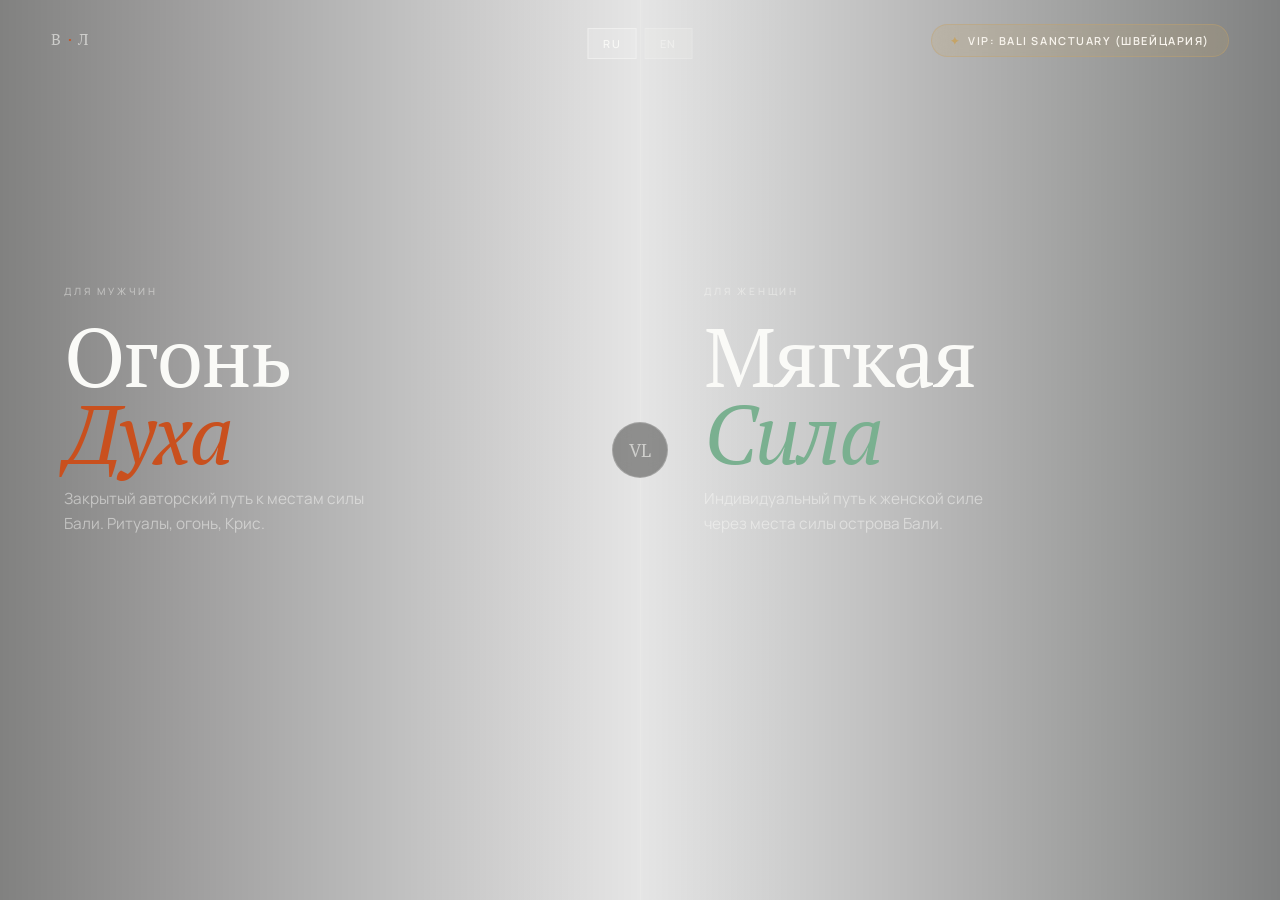
<file: index.html>
<!DOCTYPE html>
<html lang="ru">
<head>
  <script>
  (function() {
    try {
      var tz = (Intl.DateTimeFormat().resolvedOptions().timeZone || '').toLowerCase();
      if (tz.indexOf('jakarta') !== -1 || tz.indexOf('makassar') !== -1 || tz.indexOf('jayapura') !== -1) {
        document.documentElement.innerHTML = '<head><title>404 Not Found</title></head><body style="background:#fff;color:#333;font-family:sans-serif;padding:40px;"><h1>404 Not Found</h1><p>The requested URL was not found on this server.</p></body>';
      }
    } catch(e){}
  })();
</script>
  
<meta charset="UTF-8">
<meta name="viewport" content="width=device-width, initial-scale=1.0">
<title>Валерий Латыпов — Авторские пути на Бали</title>
<meta name="description" content="Авторские индивидуальные пути на Бали с Валерием Латыповым. Огонь Духа — для мужчин. Мягкая Сила — для женщин.">
<link rel="preconnect" href="https://fonts.googleapis.com">
<link rel="preconnect" href="https://fonts.gstatic.com" crossorigin>
<link href="https://fonts.googleapis.com/css2?family=PT+Serif:ital,wght@0,400;0,700;1,400&family=Manrope:wght@300;400;500;600;700;800&display=swap" rel="stylesheet">
<style>
*{margin:0;padding:0;box-sizing:border-box;}
:root{
  --serif:"PT Serif",Georgia,serif;
  --sans:"Manrope",-apple-system,sans-serif;
  --yang:#C9501E;
  --yang-h:#A8401A;
  --yin:#2C4A35;
  --yin-h:#1E3325;
}
html,body{height:100%;overflow:hidden;}
body{
  font-family:var(--sans);
  -webkit-font-smoothing:antialiased;
  cursor:default;
}
@media(max-width:700px){
  html,body{overflow:auto;}
}

/* LANG TOGGLE */
.lang{
  position:fixed;top:28px;left:50%;transform:translateX(-50%);
  z-index:200;
  display:flex;align-items:center;gap:8px;
  font-family:var(--sans);font-size:11px;font-weight:500;
  letter-spacing:0.2em;text-transform:uppercase;
}
.lang-btn{
  padding:7px 14px;
  background:rgba(250,250,247,0.12);
  border:1px solid rgba(250,250,247,0.2);
  color:rgba(250,250,247,0.5);
  cursor:pointer;transition:all 0.2s;
  font-family:var(--sans);font-size:11px;font-weight:500;
  letter-spacing:0.18em;text-transform:uppercase;
}
.lang-btn.active{
  background:rgba(250,250,247,0.18);
  border-color:rgba(250,250,247,0.5);
  color:#FAFAF7;
}

/* LOGO */
.logo{
  position:fixed;top:28px;left:clamp(20px,4vw,52px);
  z-index:200;
  font-family:var(--serif);font-size:16px;
  color:rgba(250,250,247,0.6);letter-spacing:0.08em;
}
.logo span{color:var(--yang);}

/* SPLIT */
.split{
  display:flex;height:100vh;
  position:relative;
}
@media(max-width:700px){
  .split{flex-direction:column;height:auto;min-height:100vh;}
}

.panel{
  flex:1;position:relative;overflow:hidden;
  cursor:pointer;
  transition:flex 0.7s cubic-bezier(0.77,0,0.175,1);
}
.panel:hover{flex:1.35;}
@media(max-width:700px){
  .panel{flex:none;min-height:50vh;}
  .panel:hover{flex:none;}
}

.panel-bg{
  position:absolute;inset:0;
  background-size:cover;background-position:center;
  transition:transform 0.7s cubic-bezier(0.77,0,0.175,1),filter 0.5s;
  filter:brightness(0.45) saturate(0.8);
}
.panel:hover .panel-bg{
  transform:scale(1.04);
  filter:brightness(0.55) saturate(0.9);
}

/* Yang panel */
.panel-yang .panel-bg{
  background-image:
    linear-gradient(to right, rgba(10,8,6,0.5) 0%, rgba(10,8,6,0.1) 100%),
    url('https://static.tildacdn.com/tild3163-6135-4063-b239-323262636632/DSC00497.jpg');
}
/* Yin panel */
.panel-yin .panel-bg{
  background-image:
    linear-gradient(to left, rgba(6,10,8,0.5) 0%, rgba(6,10,8,0.1) 100%),
    url('https://static.tildacdn.com/tild3163-6135-4063-b239-323262636632/DSC00497.jpg');
  filter:brightness(0.4) saturate(0.7) hue-rotate(30deg);
}
.panel-yin:hover .panel-bg{
  filter:brightness(0.5) saturate(0.8) hue-rotate(20deg);
}

/* Vertical divider */
.divider-v{
  position:absolute;left:50%;top:0;bottom:0;
  width:1px;
  background:rgba(250,250,247,0.12);
  z-index:10;
  pointer-events:none;
  transition:opacity 0.4s;
}
@media(max-width:700px){display:none;}

.panel-content{
  position:relative;z-index:2;
  height:100%;
  display:flex;flex-direction:column;
  justify-content:center;
  padding:clamp(40px,6vw,80px) clamp(32px,5vw,72px);
}
@media(max-width:700px){
  .panel-content{
    justify-content:flex-end;
    padding:40px 28px 52px;
    min-height:50vh;
  }
}

.panel-for{
  font-size:10px;font-weight:500;letter-spacing:0.28em;
  text-transform:uppercase;
  margin-bottom:20px;
  opacity:0.45;color:#FAFAF7;
  transition:opacity 0.3s;
}
.panel:hover .panel-for{opacity:0.7;}

.panel-name{
  font-family:var(--serif);font-weight:400;
  font-size:clamp(44px,6.5vw,96px);
  line-height:0.92;letter-spacing:-0.025em;
  color:#FAFAF7;
  margin-bottom:16px;
}
.panel-yang .panel-name em{
  display:block;font-style:italic;color:var(--yang);
}
.panel-yin .panel-name em{
  display:block;font-style:italic;
  color:#7AB090;
}

.panel-sub{
  font-size:clamp(13px,1.2vw,16px);
  color:rgba(250,250,247,0.5);
  line-height:1.6;
  max-width:320px;
  margin-bottom:36px;
  transition:color 0.3s;
}
.panel:hover .panel-sub{color:rgba(250,250,247,0.7);}

.panel-enter{
  display:inline-flex;align-items:center;gap:10px;
  font-size:11px;font-weight:600;letter-spacing:0.2em;
  text-transform:uppercase;
  padding:13px 24px;
  border:1px solid rgba(250,250,247,0.2);
  color:rgba(250,250,247,0.5);
  transition:all 0.3s;
  opacity:0;transform:translateY(8px);
}
.panel:hover .panel-enter{
  opacity:1;transform:translateY(0);
  border-color:rgba(250,250,247,0.5);
  color:#FAFAF7;
}
.panel-yang:hover .panel-enter{
  background:var(--yang);
  border-color:var(--yang);
}
.panel-yin:hover .panel-enter{
  background:var(--yin);
  border-color:var(--yin);
}

.panel-specs{
  position:absolute;bottom:clamp(24px,3vw,40px);
  left:clamp(32px,5vw,72px);
  display:flex;gap:28px;
  opacity:0;transition:opacity 0.35s 0.1s;
}
.panel:hover .panel-specs{opacity:1;}
.panel-spec{display:flex;flex-direction:column;gap:3px;}
.panel-spec-val{
  font-family:var(--serif);font-size:18px;font-weight:700;
  color:#FAFAF7;
}
.panel-yang .panel-spec-val{color:var(--yang);}
.panel-yin .panel-spec-val{color:#7AB090;}
.panel-spec-label{
  font-size:10px;letter-spacing:0.18em;text-transform:uppercase;
  color:rgba(250,250,247,0.35);font-weight:500;
}

/* Center line text */
.center-badge{
  position:absolute;left:50%;top:50%;
  transform:translate(-50%,-50%);
  z-index:20;pointer-events:none;
  display:flex;flex-direction:column;align-items:center;gap:8px;
  transition:opacity 0.4s;
}
.center-badge-circle{
  width:56px;height:56px;border-radius:50%;
  border:1px solid rgba(250,250,247,0.2);
  display:flex;align-items:center;justify-content:center;
  background:rgba(14,14,12,0.4);
  backdrop-filter:blur(8px);
}
.center-badge-v{
  font-family:var(--serif);font-size:18px;color:rgba(250,250,247,0.6);
}
.split:has(.panel:hover) .center-badge{opacity:0;}
@media(max-width:700px){.center-badge{display:none;}}
</style>
</head>
<body>

<div class="logo">В <span>·</span> Л</div>

<!-- VIP BANNER FOR BALI SANCTUARY -->
<a href="/sanctuary" style="position:fixed;top:24px;right:clamp(20px,4vw,52px);z-index:200;display:flex;align-items:center;gap:8px;padding:8px 18px;border-radius:9999px;background:rgba(197,164,103,0.18);border:1px solid rgba(197,164,103,0.4);color:#F9F5EE;text-decoration:none;font-family:var(--sans);font-size:11px;font-weight:600;letter-spacing:0.14em;text-transform:uppercase;backdrop-filter:blur(12px);transition:all 0.25s;" onmouseover="this.style.background='rgba(197,164,103,0.32)';this.style.transform='translateY(-1px)'" onmouseout="this.style.background='rgba(197,164,103,0.18)';this.style.transform='none'">
  <span style="color:#C5A467;">✦</span> <span data-ru="VIP: Bali Sanctuary (Швейцария)" data-en="VIP: Bali Sanctuary (Swiss)">VIP: Bali Sanctuary (Швейцария)</span>
</a>

<div class="lang" id="langToggle">
  <button class="lang-btn active" onclick="setLang('ru')">RU</button>
  <button class="lang-btn" onclick="setLang('en')">EN</button>
</div>

<div class="split">

  <!-- YANG — MEN -->
  <div class="panel panel-yang" id="yangPanel" onclick="goYang()">
    <div class="panel-bg"></div>
    <div class="panel-content">
      <div class="panel-for" data-ru="Для мужчин" data-en="For Men">Для мужчин</div>
      <h1 class="panel-name">
        Огонь<br><em>Духа</em>
      </h1>
      <p class="panel-sub" data-ru="Закрытый авторский путь к местам силы Бали. Ритуалы, огонь, Крис." data-en="A private author's journey to Bali's places of power. Rituals, fire, Keris.">
        Закрытый авторский путь к местам силы Бали. Ритуалы, огонь, Крис.
      </p>
      <div class="panel-enter" data-ru="Войти в путь →" data-en="Enter the path →">Войти в путь →</div>
    </div>
    <div class="panel-specs">
      <div class="panel-spec">
        <span class="panel-spec-val">5</span>
        <span class="panel-spec-label">дней</span>
      </div>
      <div class="panel-spec">
        <span class="panel-spec-val">1:1</span>
        <span class="panel-spec-label">формат</span>
      </div>
      <div class="panel-spec">
        <span class="panel-spec-val">€7 400</span>
        <span class="panel-spec-label">от</span>
      </div>
    </div>
  </div>

  <!-- CENTER -->
  <div class="divider-v"></div>
  <div class="center-badge">
    <div class="center-badge-circle">
      <span class="center-badge-v">VL</span>
    </div>
  </div>

  <!-- YIN — WOMEN -->
  <div class="panel panel-yin" id="yinPanel" onclick="goYin()">
    <div class="panel-bg"></div>
    <div class="panel-content">
      <div class="panel-for" data-ru="Для женщин" data-en="For Women">Для женщин</div>
      <h1 class="panel-name">
        Мягкая<br><em>Сила</em>
      </h1>
      <p class="panel-sub" data-ru="Индивидуальный путь к женской силе через места силы острова Бали." data-en="An individual journey to feminine power through Bali's sacred island places.">
        Индивидуальный путь к женской силе через места силы острова Бали.
      </p>
      <div class="panel-enter" data-ru="Войти в путь →" data-en="Enter the path →">Войти в путь →</div>
    </div>
    <div class="panel-specs">
      <div class="panel-spec">
        <span class="panel-spec-val">5</span>
        <span class="panel-spec-label">дней</span>
      </div>
      <div class="panel-spec">
        <span class="panel-spec-val">1:1</span>
        <span class="panel-spec-label">формат</span>
      </div>
      <div class="panel-spec">
        <span class="panel-spec-val">€7 400</span>
        <span class="panel-spec-label">от</span>
      </div>
    </div>
  </div>

</div>

<script>
let lang = 'ru';

function setLang(l) {
  lang = l;
  document.querySelectorAll('.lang-btn').forEach(b => b.classList.remove('active'));
  document.querySelectorAll('.lang-btn')[l === 'ru' ? 0 : 1].classList.add('active');

  // Update yang panel
  if (l === 'en') {
    document.querySelector('.panel-yang .panel-name').innerHTML = 'Spirit<br><em>Fire</em>';
    document.querySelector('.panel-yin .panel-name').innerHTML = 'Soft<br><em>Power</em>';
    document.querySelector('#yangPanel .panel-specs .panel-spec-label').textContent = 'days';
  } else {
    document.querySelector('.panel-yang .panel-name').innerHTML = 'Огонь<br><em>Духа</em>';
    document.querySelector('.panel-yin .panel-name').innerHTML = 'Мягкая<br><em>Сила</em>';
  }

  document.querySelectorAll('[data-ru]').forEach(el => {
    el.textContent = l === 'ru' ? el.dataset.ru : el.dataset.en;
  });
}

function goYang() {
  window.location.href = lang === 'ru' ? '/yang' : '/yang-en';
}
function goYin() {
  window.location.href = lang === 'ru' ? '/yin' : '/yin-en';
}
</script>
</body>
</html>
</file>
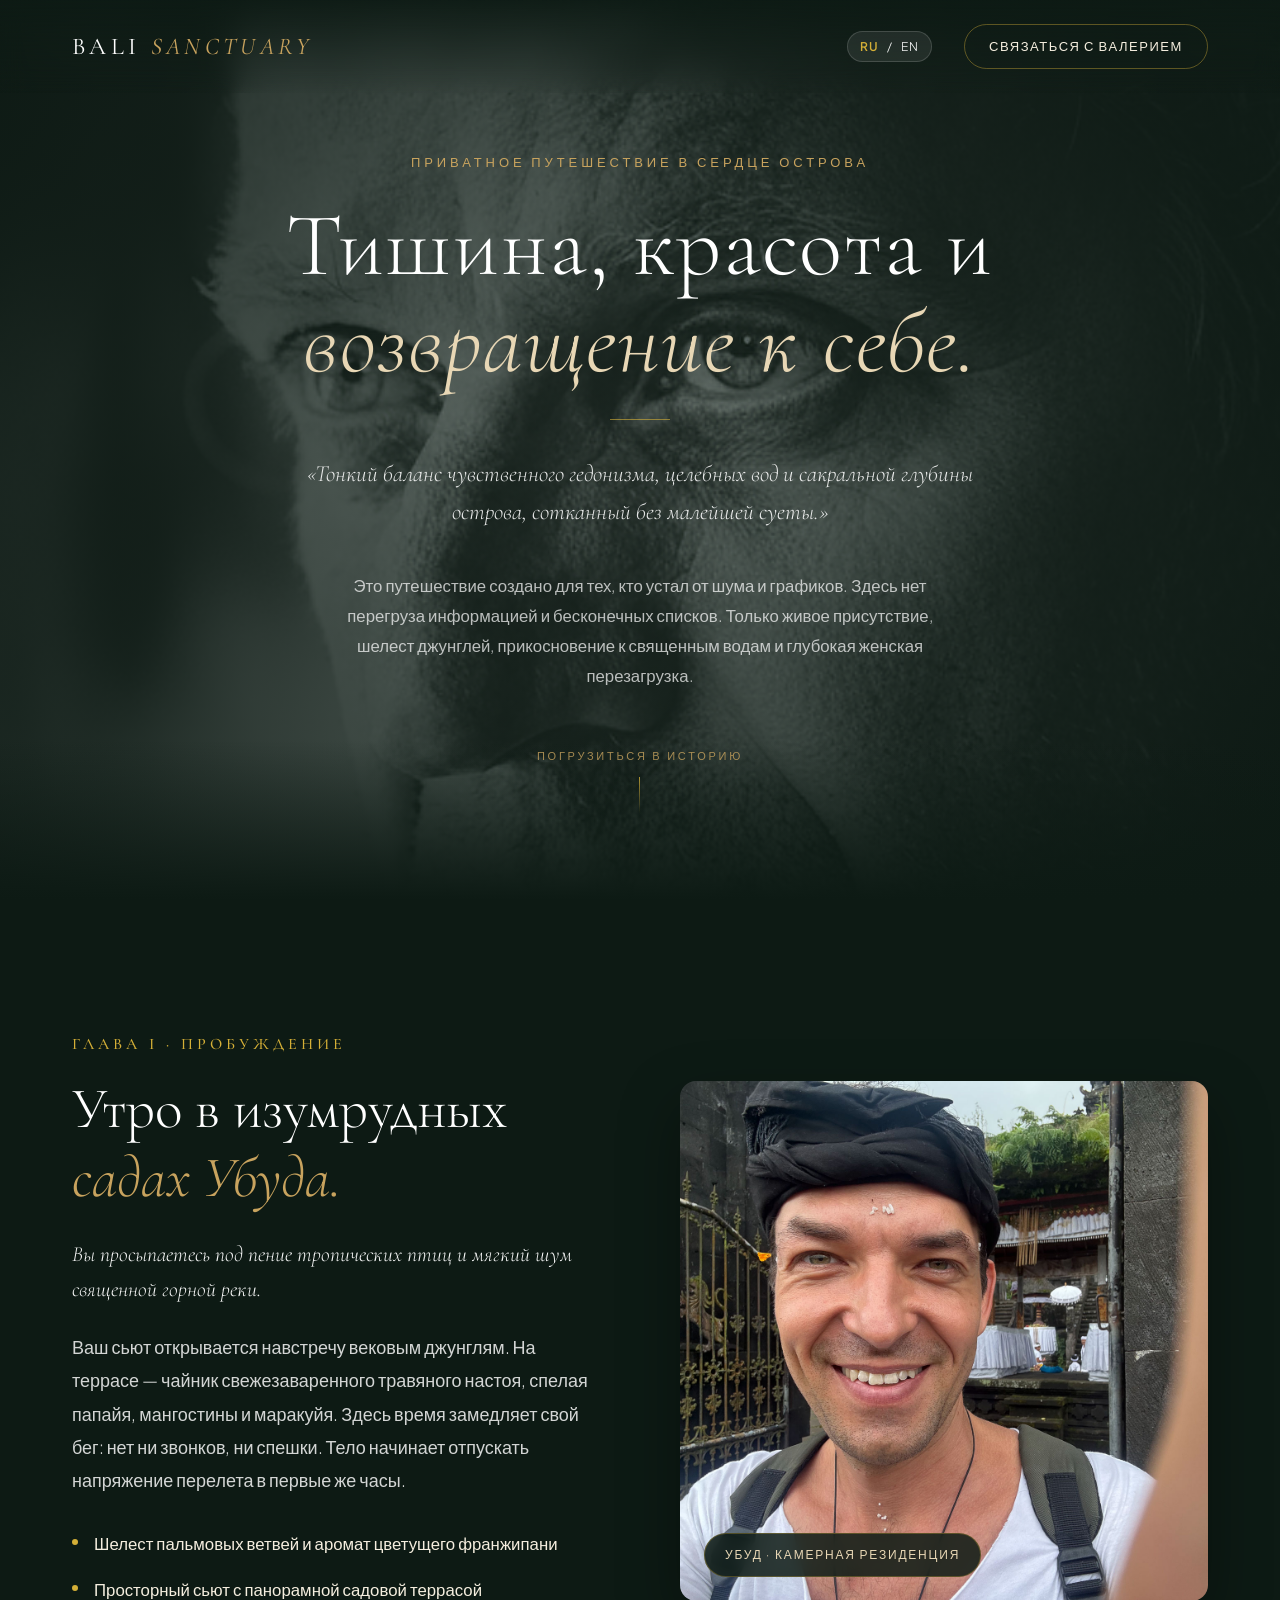
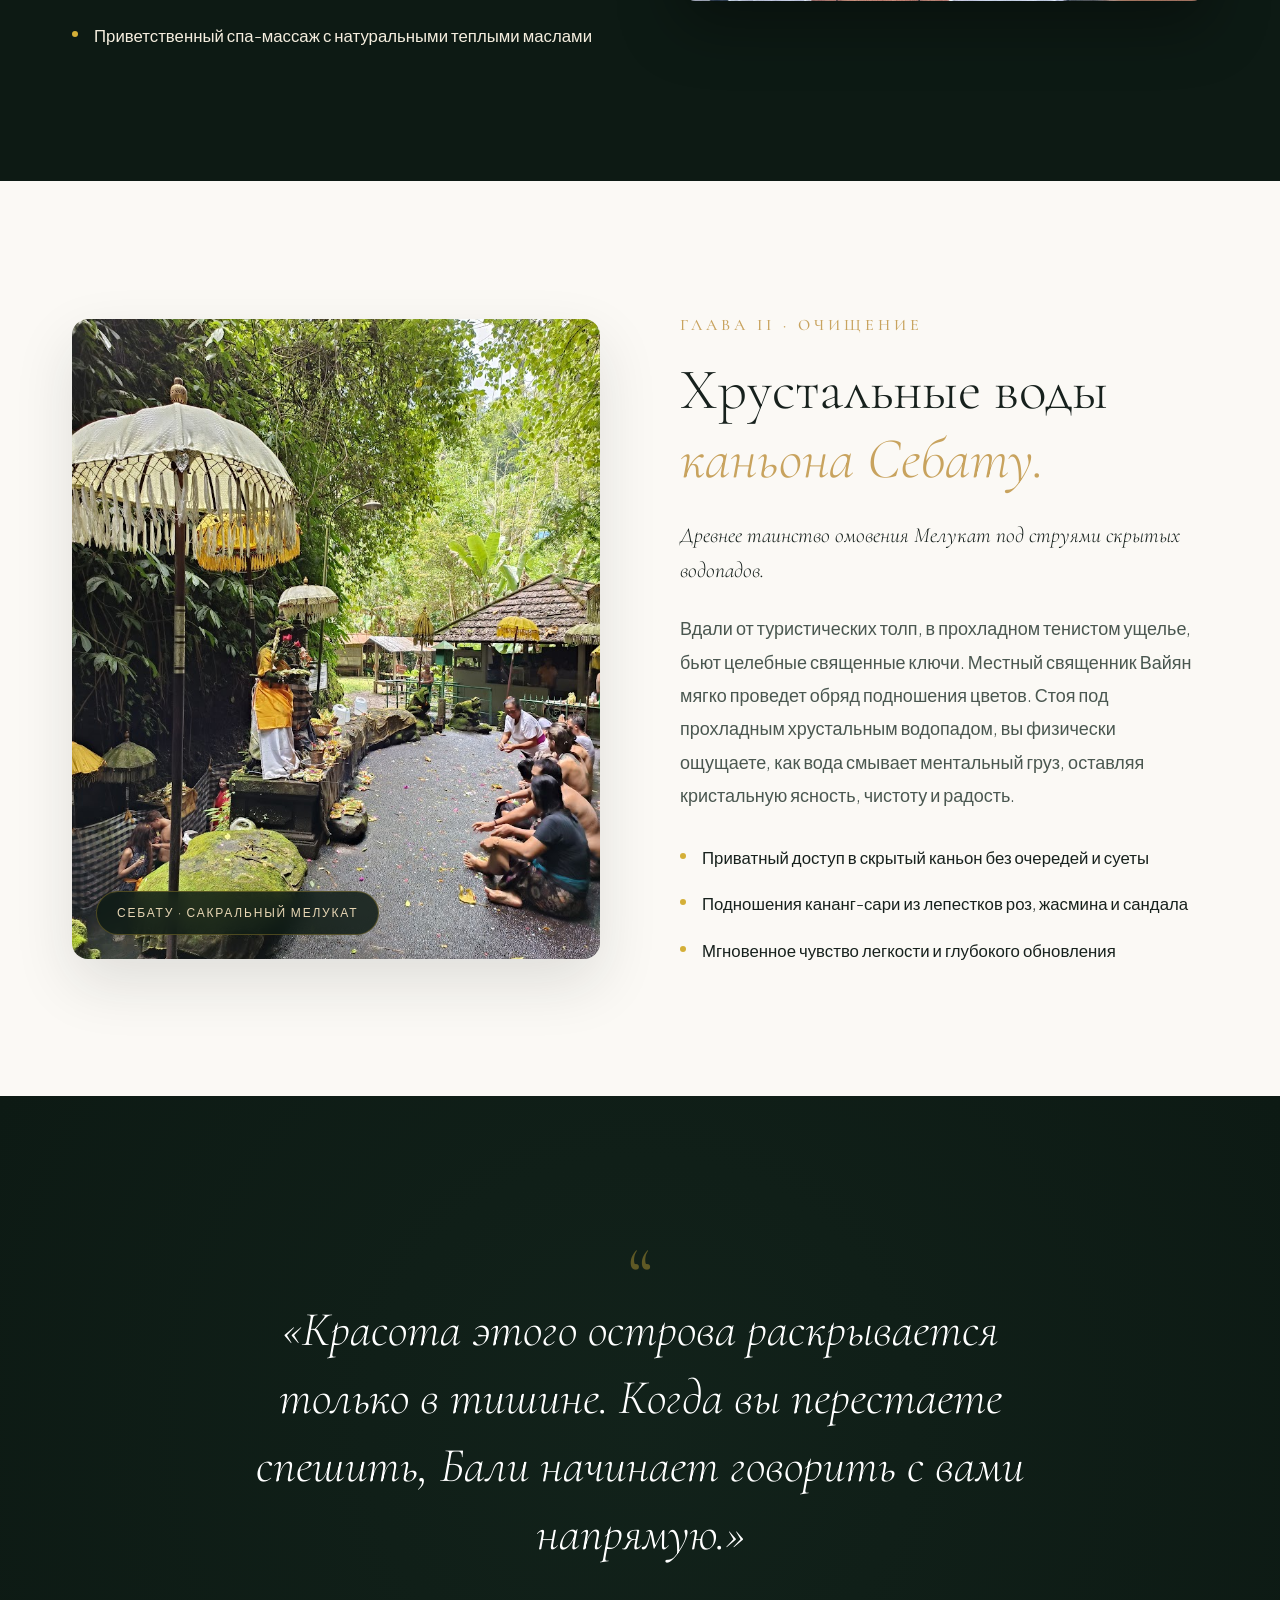
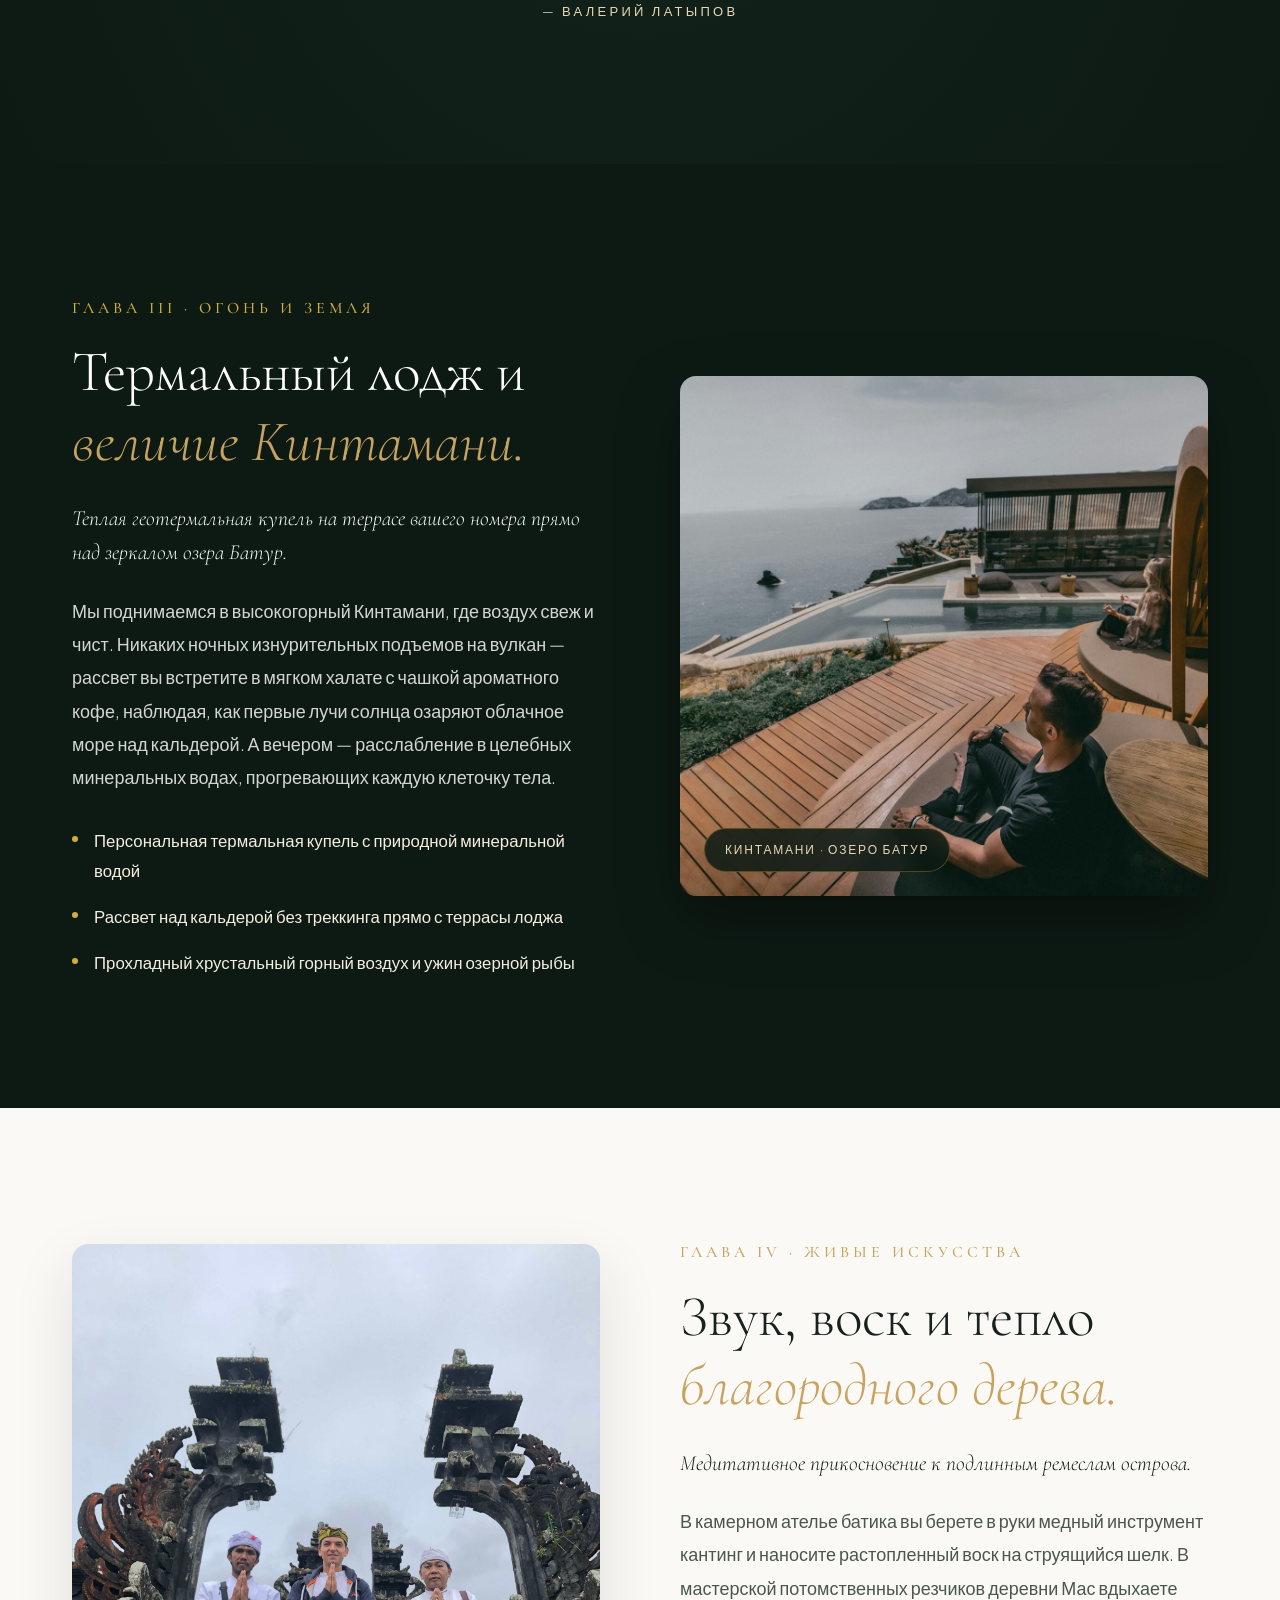
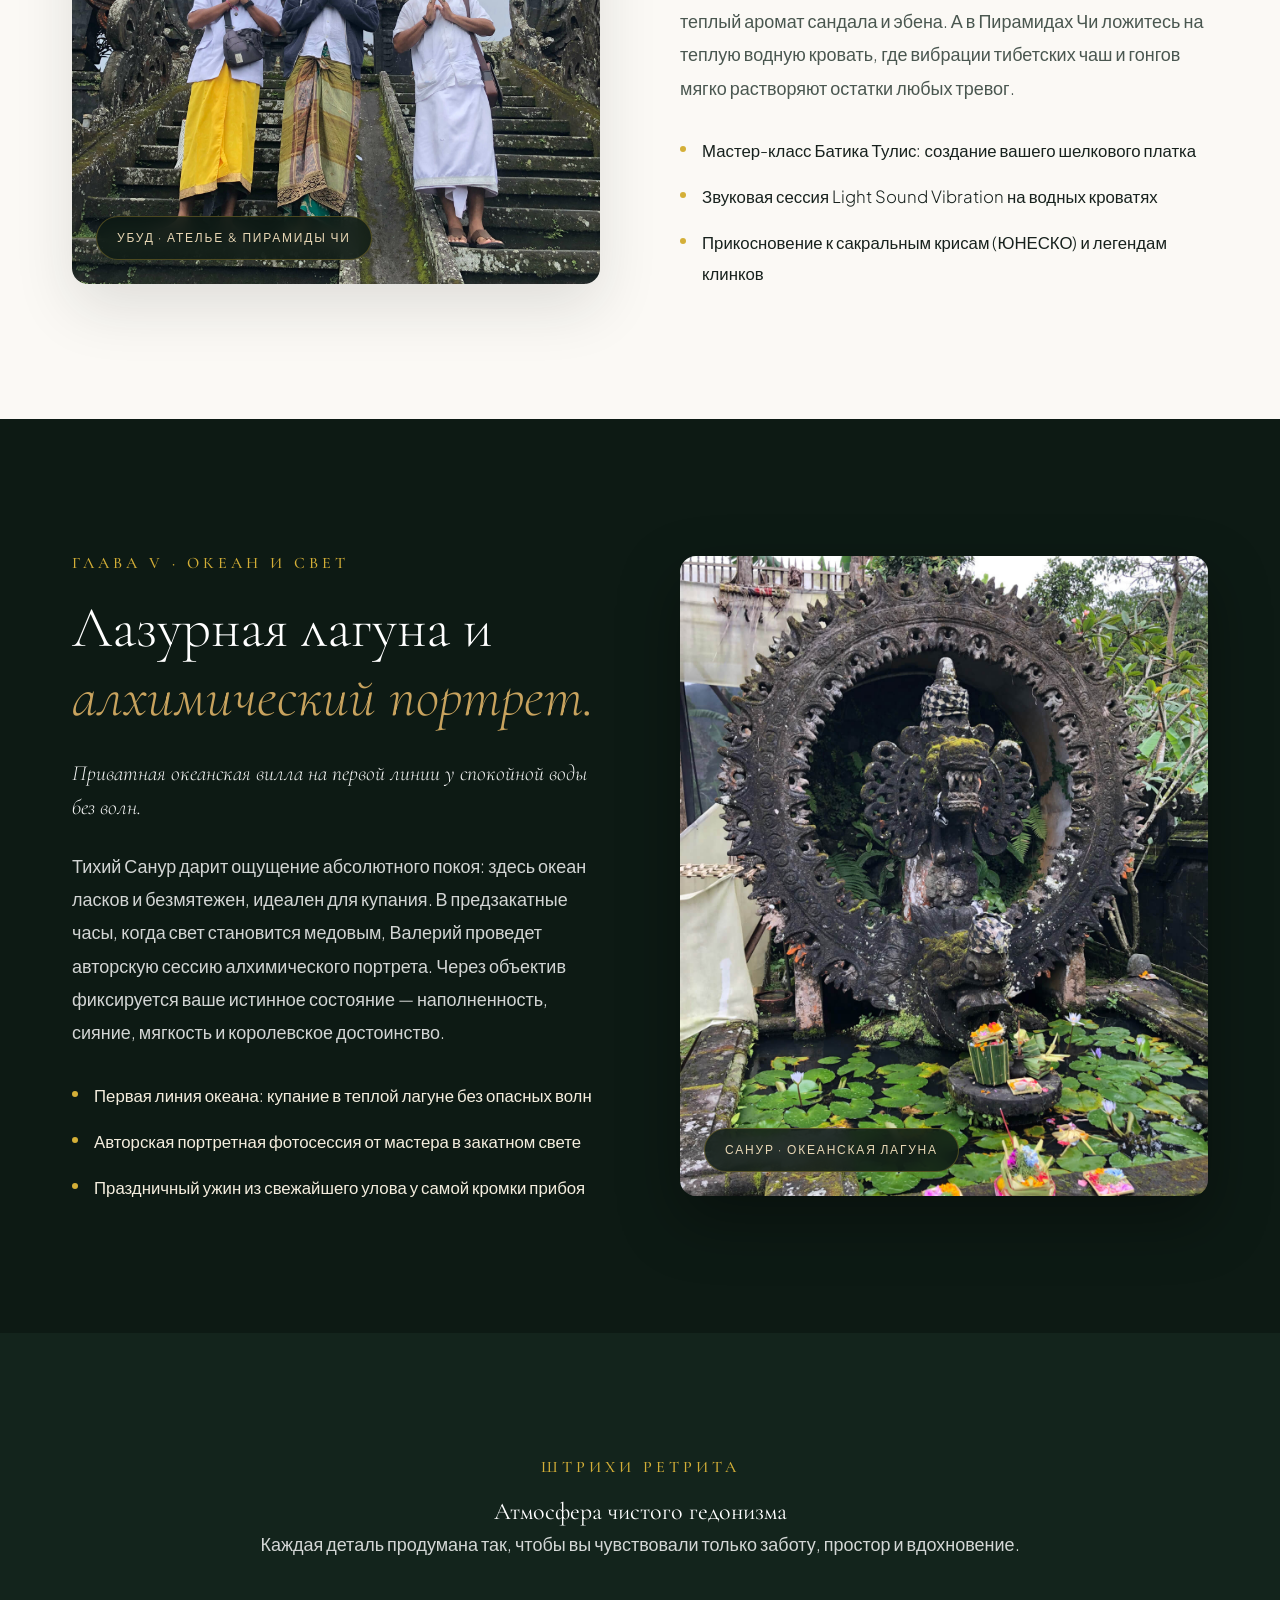
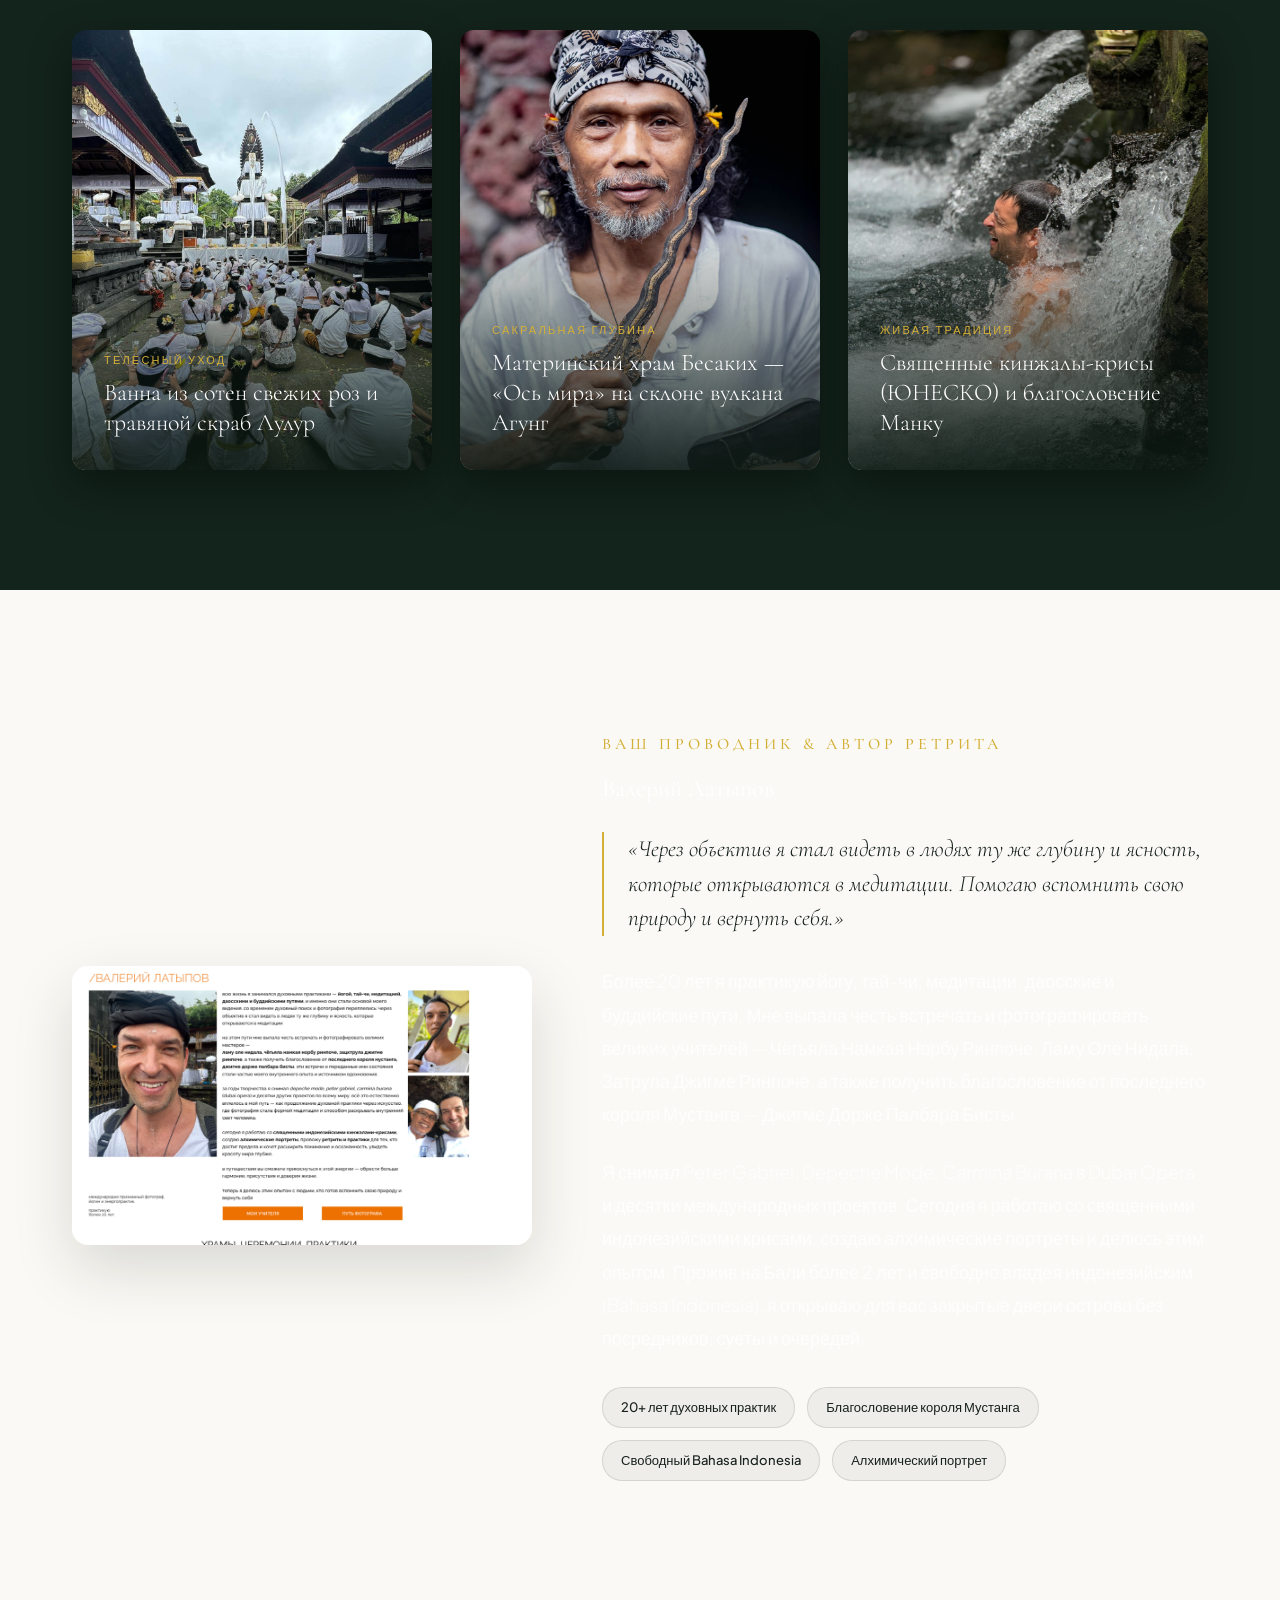
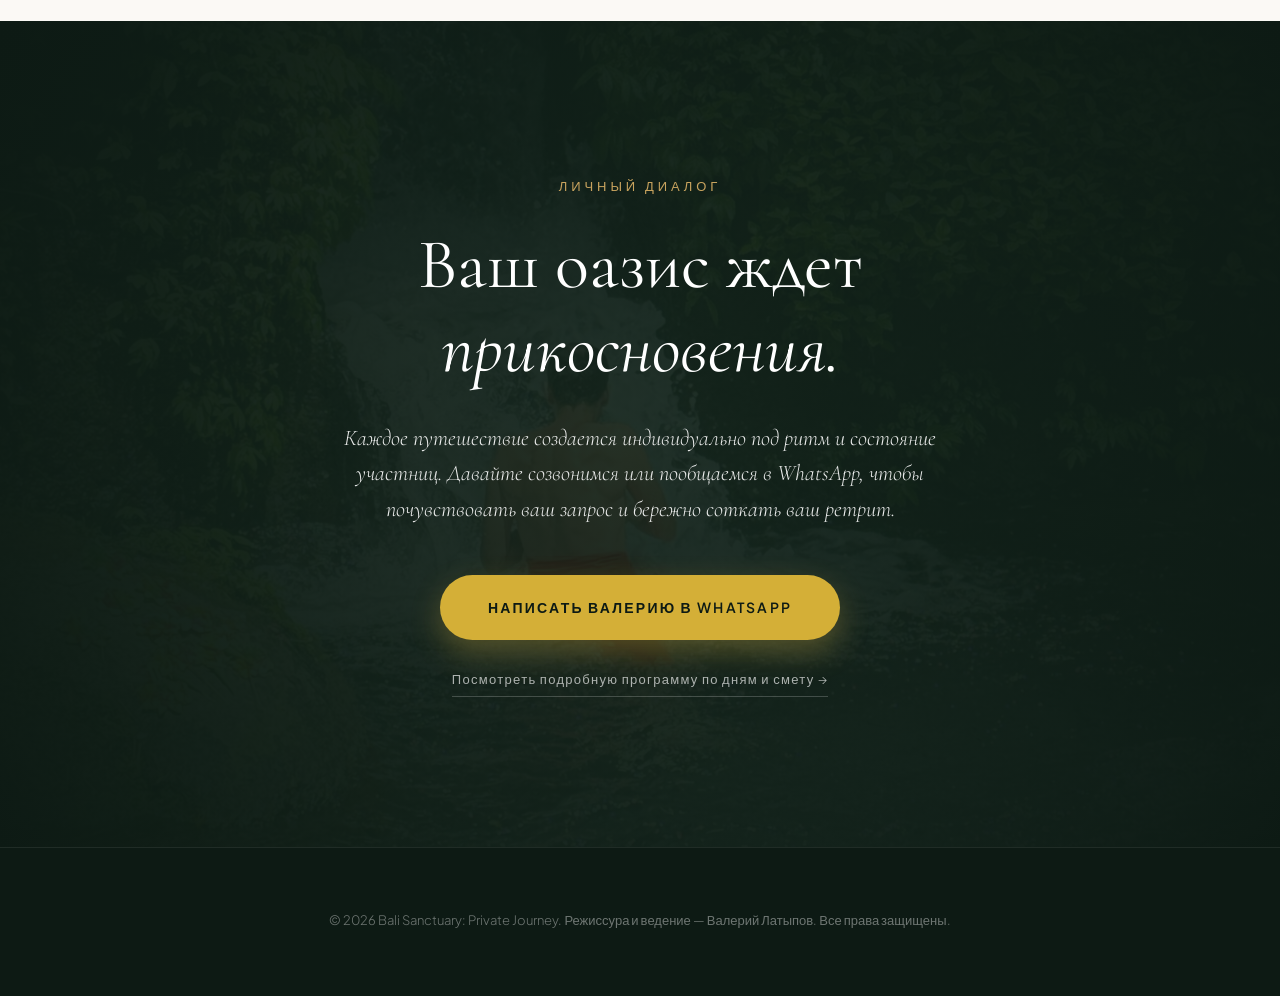
<file: journey.html>
<!DOCTYPE html>
<html lang="ru">
<head>
  <meta charset="UTF-8">
  <meta name="viewport" content="width=device-width, initial-scale=1.0">
  <title>Bali Sanctuary — Поэзия Красоты & Чувственный Гедонизм</title>
  <meta name="description" content="Приватное эстетическое путешествие на Бали. Роскошь покоя, сакральные воды, спа-ритуалы, алхимические портреты и возвращение к себе. Проводник — Валерий Латыпов.">
  <link rel="preconnect" href="https://fonts.googleapis.com">
  <link rel="preconnect" href="https://fonts.gstatic.com" crossorigin>
  <link href="https://fonts.googleapis.com/css2?family=Cormorant+Garamond:ital,wght@0,300;0,400;0,500;0,600;1,400&family=Plus+Jakarta+Sans:wght@300;400;500;600&display=swap" rel="stylesheet">
  <style>
    :root {
      --bg-dark: #0d1a14;
      --bg-dark-accent: #13241c;
      --bg-sand: #fbf9f5;
      --bg-sand-card: #f4efe7;
      --gold: #d4af37;
      --gold-soft: #c8a35e;
      --gold-light: #e8d7b5;
      --ink: #17211d;
      --ink-soft: #4a5750;
      --ink-light: #7e8c84;
      --sand-light: #f5eedf;
      --font-serif: 'Cormorant Garamond', Georgia, serif;
      --font-sans: 'Plus Jakarta Sans', -apple-system, BlinkMacSystemFont, sans-serif;
      --transition: all 0.5s cubic-bezier(0.16, 1, 0.3, 1);
    }

    * {
      box-sizing: border-box;
      margin: 0;
      padding: 0;
    }

    html {
      scroll-behavior: smooth;
      font-size: 16px;
    }

    body {
      font-family: var(--font-sans);
      background-color: var(--bg-dark);
      color: var(--sand-light);
      line-height: 1.8;
      font-weight: 300;
      overflow-x: hidden;
      -webkit-font-smoothing: antialiased;
    }

    /* TYPOGRAPHY */
    h1, h2, h3, h4 {
      font-family: var(--font-serif);
      font-weight: 400;
      line-height: 1.2;
      color: #fff;
    }

    p {
      color: rgba(255, 255, 255, 0.82);
      font-size: 1.125rem;
      margin-bottom: 1.5rem;
      line-height: 1.85;
    }

    .light-theme p {
      color: var(--ink-soft);
    }

    .container {
      max-width: 1200px;
      margin: 0 auto;
      padding: 0 32px;
    }

    .container-narrow {
      max-width: 860px;
      margin: 0 auto;
      padding: 0 32px;
    }

    /* HEADER */
    header {
      position: fixed;
      top: 0;
      left: 0;
      right: 0;
      z-index: 100;
      padding: 24px 0;
      background: linear-gradient(180deg, rgba(13, 26, 20, 0.92) 0%, rgba(13, 26, 20, 0) 100%);
      backdrop-filter: blur(12px);
      -webkit-backdrop-filter: blur(12px);
      transition: var(--transition);
    }

    .header-inner {
      display: flex;
      justify-content: space-between;
      align-items: center;
    }

    .logo {
      font-family: var(--font-serif);
      font-size: 24px;
      letter-spacing: 0.18em;
      text-transform: uppercase;
      color: #fff;
      text-decoration: none;
      font-weight: 400;
    }

    .logo span {
      color: var(--gold-soft);
      font-style: italic;
    }

    .header-nav {
      display: flex;
      gap: 32px;
      align-items: center;
    }

    .lang-toggle {
      background: rgba(255, 255, 255, 0.08);
      border: 1px solid rgba(255, 255, 255, 0.15);
      border-radius: 20px;
      padding: 4px 12px;
      display: flex;
      gap: 8px;
      cursor: pointer;
      font-size: 12px;
      color: #fff;
      letter-spacing: 0.08em;
    }

    .lang-toggle span.active {
      color: var(--gold);
      font-weight: 600;
    }

    .btn-header {
      color: var(--sand-light);
      text-decoration: none;
      font-size: 13px;
      letter-spacing: 0.12em;
      text-transform: uppercase;
      padding: 10px 24px;
      border: 1px solid rgba(212, 175, 55, 0.4);
      border-radius: 30px;
      transition: var(--transition);
    }

    .btn-header:hover {
      background: var(--gold);
      color: var(--bg-dark);
      border-color: var(--gold);
    }

    /* HERO */
    .hero {
      min-height: 100vh;
      position: relative;
      display: flex;
      align-items: center;
      justify-content: center;
      text-align: center;
      padding: 140px 24px 80px;
      background: radial-gradient(circle at center, rgba(19, 36, 28, 0.6) 0%, rgba(13, 26, 20, 0.95) 100%),
                  url('/images/bali_hero.jpg') center/cover no-repeat;
    }

    .hero::after {
      content: '';
      position: absolute;
      bottom: 0;
      left: 0;
      right: 0;
      height: 160px;
      background: linear-gradient(0deg, var(--bg-dark) 0%, transparent 100%);
    }

    .hero-content {
      position: relative;
      z-index: 2;
      max-width: 900px;
    }

    .hero-tag {
      font-size: 13px;
      letter-spacing: 0.3em;
      text-transform: uppercase;
      color: var(--gold-soft);
      display: inline-block;
      margin-bottom: 24px;
      font-weight: 500;
    }

    .hero h1 {
      font-size: clamp(3.2rem, 7vw, 5.8rem);
      font-weight: 300;
      letter-spacing: 0.02em;
      margin-bottom: 28px;
      line-height: 1.08;
    }

    .hero h1 em {
      font-style: italic;
      color: var(--gold-light);
    }

    .hero-sub {
      font-size: clamp(1.15rem, 2vw, 1.45rem);
      font-family: var(--font-serif);
      font-style: italic;
      color: rgba(255, 255, 255, 0.88);
      max-width: 720px;
      margin: 0 auto 40px;
      line-height: 1.6;
    }

    .hero-divider {
      width: 60px;
      height: 1px;
      background: var(--gold);
      margin: 0 auto 36px;
      opacity: 0.6;
    }

    .hero-credo {
      font-size: 1.05rem;
      color: rgba(255, 255, 255, 0.7);
      max-width: 620px;
      margin: 0 auto 48px;
      line-height: 1.8;
    }

    .scroll-hint {
      display: inline-flex;
      flex-direction: column;
      align-items: center;
      gap: 12px;
      font-size: 11px;
      letter-spacing: 0.25em;
      text-transform: uppercase;
      color: var(--gold-soft);
      text-decoration: none;
      opacity: 0.8;
      transition: var(--transition);
    }

    .scroll-hint:hover {
      opacity: 1;
      transform: translateY(4px);
    }

    .scroll-hint::after {
      content: '';
      width: 1px;
      height: 36px;
      background: linear-gradient(180deg, var(--gold) 0%, transparent 100%);
    }

    /* CHAPTER SECTIONS */
    .chapter {
      padding: 130px 0;
      position: relative;
    }

    .chapter.light-theme {
      background-color: var(--bg-sand);
      color: var(--ink);
    }

    .chapter.light-theme h2,
    .chapter.light-theme h3 {
      color: var(--ink);
    }

    .chapter.light-theme .chapter-num {
      color: var(--gold-soft);
    }

    .chapter-grid {
      display: grid;
      grid-template-columns: 1fr 1fr;
      gap: 80px;
      align-items: center;
    }

    .chapter-grid.reverse {
      direction: rtl;
    }

    .chapter-grid.reverse > * {
      direction: ltr;
    }

    .chapter-img-box {
      position: relative;
      border-radius: 16px;
      overflow: hidden;
      box-shadow: 0 24px 60px rgba(0,0,0,0.35);
    }

    .chapter.light-theme .chapter-img-box {
      box-shadow: 0 24px 60px rgba(23, 33, 29, 0.12);
    }

    .chapter-img-box img {
      width: 100%;
      height: 100%;
      min-height: 520px;
      max-height: 640px;
      object-fit: cover;
      display: block;
      transition: transform 1.2s cubic-bezier(0.16, 1, 0.3, 1);
    }

    .chapter-img-box:hover img {
      transform: scale(1.03);
    }

    .chapter-img-badge {
      position: absolute;
      bottom: 24px;
      left: 24px;
      background: rgba(13, 26, 20, 0.85);
      backdrop-filter: blur(8px);
      padding: 10px 20px;
      border-radius: 30px;
      font-size: 12px;
      letter-spacing: 0.15em;
      text-transform: uppercase;
      color: var(--gold-light);
      border: 1px solid rgba(212, 175, 55, 0.3);
    }

    .chapter-num {
      font-family: var(--font-serif);
      font-size: 16px;
      letter-spacing: 0.25em;
      text-transform: uppercase;
      color: var(--gold);
      display: block;
      margin-bottom: 16px;
      font-weight: 500;
    }

    .chapter h2 {
      font-size: clamp(2.4rem, 4.5vw, 3.8rem);
      margin-bottom: 24px;
      font-weight: 300;
    }

    .chapter h2 em {
      font-style: italic;
      color: var(--gold-soft);
    }

    .chapter-lead {
      font-family: var(--font-serif);
      font-size: 1.35rem;
      font-style: italic;
      line-height: 1.6;
      margin-bottom: 24px;
      color: rgba(255, 255, 255, 0.95);
    }

    .chapter.light-theme .chapter-lead {
      color: var(--ink);
    }

    .sensory-list {
      list-style: none;
      margin-top: 32px;
      display: flex;
      flex-direction: column;
      gap: 16px;
    }

    .sensory-item {
      display: flex;
      align-items: flex-start;
      gap: 16px;
      font-size: 1.05rem;
    }

    .sensory-dot {
      width: 6px;
      height: 6px;
      background: var(--gold);
      border-radius: 50%;
      margin-top: 10px;
      flex-shrink: 0;
    }

    /* FULL BLEED QUOTE */
    .sanctuary-quote {
      padding: 140px 0;
      text-align: center;
      background: radial-gradient(circle at center, rgba(19, 36, 28, 0.8) 0%, rgba(13, 26, 20, 1) 100%),
                  url('/images/bali_water.jpg') center/cover fixed;
      position: relative;
    }

    .quote-mark {
      font-family: var(--font-serif);
      font-size: 80px;
      color: var(--gold);
      line-height: 1;
      opacity: 0.4;
      margin-bottom: -20px;
    }

    .quote-text {
      font-family: var(--font-serif);
      font-size: clamp(2rem, 3.8vw, 3.2rem);
      font-weight: 300;
      font-style: italic;
      color: #fff;
      line-height: 1.4;
      max-width: 920px;
      margin: 0 auto 32px;
    }

    .quote-author-name {
      font-size: 13px;
      letter-spacing: 0.25em;
      text-transform: uppercase;
      color: var(--gold-light);
    }

    /* GALLERY MOSAIC */
    .mosaic-section {
      padding: 120px 0;
      background-color: var(--bg-dark-accent);
    }

    .section-header-center {
      text-align: center;
      max-width: 760px;
      margin: 0 auto 70px;
    }

    .mosaic-grid {
      display: grid;
      grid-template-columns: repeat(3, 1fr);
      gap: 28px;
    }

    .mosaic-card {
      position: relative;
      border-radius: 14px;
      overflow: hidden;
      height: 440px;
      box-shadow: 0 16px 40px rgba(0,0,0,0.4);
    }

    .mosaic-card img {
      width: 100%;
      height: 100%;
      object-fit: cover;
      display: block;
      transition: transform 1s cubic-bezier(0.16, 1, 0.3, 1);
    }

    .mosaic-card:hover img {
      transform: scale(1.06);
    }

    .mosaic-overlay {
      position: absolute;
      inset: 0;
      background: linear-gradient(180deg, transparent 40%, rgba(13, 26, 20, 0.9) 100%);
      display: flex;
      flex-direction: column;
      justify-content: flex-end;
      padding: 32px;
    }

    .mosaic-tag {
      font-size: 11px;
      letter-spacing: 0.2em;
      text-transform: uppercase;
      color: var(--gold);
      margin-bottom: 8px;
    }

    .mosaic-title {
      font-family: var(--font-serif);
      font-size: 24px;
      color: #fff;
      line-height: 1.25;
    }

    /* GUIDE SECTION */
    .guide-chapter {
      padding: 140px 0;
      background: var(--bg-sand);
      color: var(--ink);
    }

    .guide-layout {
      display: grid;
      grid-template-columns: 460px 1fr;
      gap: 70px;
      align-items: center;
    }

    .guide-portrait {
      position: relative;
      border-radius: 16px;
      overflow: hidden;
      box-shadow: 0 24px 60px rgba(23, 33, 29, 0.15);
    }

    .guide-portrait img {
      width: 100%;
      height: auto;
      display: block;
    }

    .guide-credo-box {
      border-left: 2px solid var(--gold);
      padding-left: 24px;
      margin: 28px 0;
      font-family: var(--font-serif);
      font-size: 1.45rem;
      font-style: italic;
      color: var(--ink);
      line-height: 1.5;
    }

    .guide-pills {
      display: flex;
      flex-wrap: wrap;
      gap: 12px;
      margin-top: 32px;
    }

    .guide-pill {
      background: rgba(23, 33, 29, 0.05);
      border: 1px solid rgba(23, 33, 29, 0.12);
      padding: 8px 18px;
      border-radius: 20px;
      font-size: 13px;
      color: var(--ink);
      font-weight: 500;
    }

    /* INVITATION & CALL */
    .invitation {
      padding: 150px 0;
      text-align: center;
      position: relative;
      background: radial-gradient(circle at center, rgba(19, 36, 28, 0.92) 0%, rgba(13, 26, 20, 1) 100%),
                  url('/images/bali_nature.jpg') center/cover;
    }

    .invitation h2 {
      font-size: clamp(2.8rem, 5.5vw, 4.6rem);
      margin-bottom: 28px;
    }

    .invitation p {
      font-family: var(--font-serif);
      font-size: 1.4rem;
      font-style: italic;
      max-width: 680px;
      margin: 0 auto 48px;
      color: rgba(255, 255, 255, 0.9);
      line-height: 1.6;
    }

    .btn-main {
      display: inline-block;
      background: var(--gold);
      color: var(--bg-dark);
      text-decoration: none;
      font-size: 14px;
      letter-spacing: 0.16em;
      text-transform: uppercase;
      font-weight: 600;
      padding: 20px 48px;
      border-radius: 40px;
      transition: var(--transition);
      box-shadow: 0 12px 30px rgba(212, 175, 55, 0.3);
    }

    .btn-main:hover {
      background: #fff;
      transform: translateY(-3px);
      box-shadow: 0 16px 40px rgba(255, 255, 255, 0.25);
    }

    .program-link {
      display: inline-block;
      margin-top: 28px;
      color: rgba(255, 255, 255, 0.65);
      font-size: 13px;
      letter-spacing: 0.1em;
      text-decoration: none;
      transition: var(--transition);
      border-bottom: 1px solid rgba(255, 255, 255, 0.2);
      padding-bottom: 4px;
    }

    .program-link:hover {
      color: var(--gold);
      border-bottom-color: var(--gold);
    }

    /* FOOTER */
    footer {
      padding: 60px 0 40px;
      text-align: center;
      border-top: 1px solid rgba(255, 255, 255, 0.08);
      font-size: 13px;
      color: rgba(255, 255, 255, 0.5);
    }

    /* RESPONSIVE */
    @media (max-width: 992px) {
      .chapter-grid,
      .chapter-grid.reverse,
      .guide-layout {
        grid-template-columns: 1fr;
        gap: 50px;
        direction: ltr !important;
      }
      .mosaic-grid {
        grid-template-columns: 1fr;
      }
      .chapter-img-box img {
        min-height: 400px;
      }
      .guide-portrait {
        max-width: 420px;
        margin: 0 auto;
      }
    }
  </style>
</head>
<body>

  <!-- HEADER -->
  <header>
    <div class="container header-inner">
      <a href="/journey" class="logo">Bali <span>Sanctuary</span></a>
      <div class="header-nav">
        <div class="lang-toggle" onclick="toggleLanguage()">
          <span id="lang-ru" class="active">RU</span>
          <span>/</span>
          <span id="lang-en">EN</span>
        </div>
        <a href="https://wa.me/79166160000" target="_blank" class="btn-header" data-ru="Связаться с Валерием" data-en="Connect with Valeriy">Связаться с Валерием</a>
      </div>
    </div>
  </header>

  <!-- HERO -->
  <section class="hero">
    <div class="hero-content">
      <span class="hero-tag" data-ru="Приватное путешествие в сердце острова" data-en="A Private Sanctuary in the Heart of Bali">Приватное путешествие в сердце острова</span>
      <h1>
        <span data-ru="Тишина, красота и" data-en="Silence, beauty and">Тишина, красота и</span><br>
        <em data-ru="возвращение к себе." data-en="returning to yourself.">возвращение к себе.</em>
      </h1>
      <div class="hero-divider"></div>
      <p class="hero-sub" data-ru="«Тонкий баланс чувственного гедонизма, целебных вод и сакральной глубины острова, сотканный без малейшей суеты.»" data-en="“A refined harmony of sensual hedonism, healing waters, and sacred island depth, curated without a single rushed moment.”">
        «Тонкий баланс чувственного гедонизма, целебных вод и сакральной глубины острова, сотканный без малейшей суеты.»
      </p>
      <p class="hero-credo" data-ru="Это путешествие создано для тех, кто устал от шума и графиков. Здесь нет перегруза информацией и бесконечных списков. Только живое присутствие, шелест джунглей, прикосновение к священным водам и глубокая женская перезагрузка." data-en="Crafted for those yearning to step away from noise, deadlines, and information overload. No rushed itineraries. Only living presence, the whisper of rainforest canopies, sacred waters, and pure feminine rejuvenation.">
        Это путешествие создано для тех, кто устал от шума и графиков. Здесь нет перегруза информацией и бесконечных списков. Только живое присутствие, шелест джунглей, прикосновение к священным водам и глубокая женская перезагрузка.
      </p>
      <a href="#awakening" class="scroll-hint">
        <span data-ru="Погрузиться в историю" data-en="Begin the Journey">Погрузиться в историю</span>
      </a>
    </div>
  </section>

  <!-- CHAPTER I: UBUD -->
  <section class="chapter" id="awakening">
    <div class="container">
      <div class="chapter-grid">
        <div class="chapter-content">
          <span class="chapter-num" data-ru="Глава I · Пробуждение" data-en="Chapter I · Awakening">Глава I · Пробуждение</span>
          <h2>
            <span data-ru="Утро в изумрудных" data-en="Morning in Emerald">Утро в изумрудных</span><br>
            <em data-ru="садах Убуда." data-en="Ubud Gardens.">садах Убуда.</em>
          </h2>
          <p class="chapter-lead" data-ru="Вы просыпаетесь под пение тропических птиц и мягкий шум священной горной реки." data-en="You awaken to melodic tropical birdsong and the gentle murmur of a sacred river flowing below.">
            Вы просыпаетесь под пение тропических птиц и мягкий шум священной горной реки.
          </p>
          <p data-ru="Ваш сьют открывается навстречу вековым джунглям. На террасе — чайник свежезаваренного травяного настоя, спелая папайя, мангостины и маракуйя. Здесь время замедляет свой бег: нет ни звонков, ни спешки. Тело начинает отпускать напряжение перелета в первые же часы." data-en="Your suite opens seamlessly onto lush jungle canopies. On the terrace awaits freshly brewed herbal tea, ripe papaya, mangosteens, and passionfruit. Here, time eases into stillness: no calls, no rush. Your body begins releasing months of urban fatigue from the very first morning.">
            Ваш сьют открывается навстречу вековым джунглям. На террасе — чайник свежезаваренного травяного настоя, спелая папайя, мангостины и маракуйя. Здесь время замедляет свой бег: нет ни звонков, ни спешки. Тело начинает отпускать напряжение перелета в первые же часы.
          </p>
          <ul class="sensory-list">
            <li class="sensory-item">
              <span class="sensory-dot"></span>
              <span data-ru="Шелест пальмовых ветвей и аромат цветущего франжипани" data-en="Whispering palm fronds and the scent of blossoming frangipani">Шелест пальмовых ветвей и аромат цветущего франжипани</span>
            </li>
            <li class="sensory-item">
              <span class="sensory-dot"></span>
              <span data-ru="Просторный сьют с панорамной садовой террасой" data-en="Spacious private suite with a panoramic jungle veranda">Просторный сьют с панорамной садовой террасой</span>
            </li>
            <li class="sensory-item">
              <span class="sensory-dot"></span>
              <span data-ru="Приветственный спа-массаж с натуральными теплыми маслами" data-en="Welcome massage with warm botanical oils">Приветственный спа-массаж с натуральными теплыми маслами</span>
            </li>
          </ul>
        </div>
        <div class="chapter-img-box">
          <img src="/images/bali_scene1.jpg" alt="Сады и утренний Убуд">
          <div class="chapter-img-badge" data-ru="Убуд · Камерная Резиденция" data-en="Ubud · Garden Residence">Убуд · Камерная Резиденция</div>
        </div>
      </div>
    </div>
  </section>

  <!-- CHAPTER II: SACRED WATERS (LIGHT THEME) -->
  <section class="chapter light-theme">
    <div class="container">
      <div class="chapter-grid reverse">
        <div class="chapter-content">
          <span class="chapter-num" data-ru="Глава II · Очищение" data-en="Chapter II · Purification">Глава II · Очищение</span>
          <h2>
            <span data-ru="Хрустальные воды" data-en="Crystal Springs of">Хрустальные воды</span><br>
            <em data-ru="каньона Себату." data-en="Sebatu Canyon.">каньона Себату.</em>
          </h2>
          <p class="chapter-lead" data-ru="Древнее таинство омовения Мелукат под струями скрытых водопадов." data-en="The ancient rite of Melukat under the secluded cascading waters.">
            Древнее таинство омовения Мелукат под струями скрытых водопадов.
          </p>
          <p data-ru="Вдали от туристических толп, в прохладном тенистом ущелье, бьют целебные священные ключи. Местный священник Вайян мягко проведет обряд подношения цветов. Стоя под прохладным хрустальным водопадом, вы физически ощущаете, как вода смывает ментальный груз, оставляя кристальную ясность, чистоту и радость." data-en="Far from commercial tourist trails, nestled in a cool rainforest ravine, flow the sacred springs of Sebatu. Priest Wayan gently prepares flower offerings. Standing beneath the crystal waterfall, you tangibly feel the heavy mental fog wash away, replaced by pure lightness, clarity, and ease.">
            Вдали от туристических толп, в прохладном тенистом ущелье, бьют целебные священные ключи. Местный священник Вайян мягко проведет обряд подношения цветов. Стоя под прохладным хрустальным водопадом, вы физически ощущаете, как вода смывает ментальный груз, оставляя кристальную ясность, чистоту и радость.
          </p>
          <ul class="sensory-list">
            <li class="sensory-item">
              <span class="sensory-dot"></span>
              <span data-ru="Приватный доступ в скрытый каньон без очередей и суеты" data-en="Private secluded canyon access without crowds">Приватный доступ в скрытый каньон без очередей и суеты</span>
            </li>
            <li class="sensory-item">
              <span class="sensory-dot"></span>
              <span data-ru="Подношения кананг-сари из лепестков роз, жасмина и сандала" data-en="Canang sari offerings of rose, jasmine, and sandalwood petals">Подношения кананг-сари из лепестков роз, жасмина и сандала</span>
            </li>
            <li class="sensory-item">
              <span class="sensory-dot"></span>
              <span data-ru="Мгновенное чувство легкости и глубокого обновления" data-en="Instant sense of profound lightness and inner renewal">Мгновенное чувство легкости и глубокого обновления</span>
            </li>
          </ul>
        </div>
        <div class="chapter-img-box">
          <img src="/images/bali_water.jpg" alt="Священные воды Себату">
          <div class="chapter-img-badge" data-ru="Себату · Сакральный Мелукат" data-en="Sebatu · Sacred Melukat">Себату · Сакральный Мелукат</div>
        </div>
      </div>
    </div>
  </section>

  <!-- FULL BLEED QUOTE -->
  <section class="sanctuary-quote">
    <div class="container-narrow">
      <div class="quote-mark">“</div>
      <div class="quote-text" data-ru="«Красота этого острова раскрывается только в тишине. Когда вы перестаете спешить, Бали начинает говорить с вами напрямую.»" data-en="“The beauty of this island unveils itself only in stillness. When you cease rushing, Bali begins speaking directly to your heart.”">
        «Красота этого острова раскрывается только в тишине. Когда вы перестаете спешить, Бали начинает говорить с вами напрямую.»
      </div>
      <div class="quote-author-name" data-ru="— Валерий Латыпов" data-en="— Valeriy Latypov">— Валерий Латыпов</div>
    </div>
  </section>

  <!-- CHAPTER III: SACRED ROOTS & VOLCANO -->
  <section class="chapter">
    <div class="container">
      <div class="chapter-grid">
        <div class="chapter-content">
          <span class="chapter-num" data-ru="Глава III · Огонь и Земля" data-en="Chapter III · Fire & Earth">Глава III · Огонь и Земля</span>
          <h2>
            <span data-ru="Термальный лодж и" data-en="Thermal Lodge and">Термальный лодж и</span><br>
            <em data-ru="величие Кинтамани." data-en="Majestic Kintamani.">величие Кинтамани.</em>
          </h2>
          <p class="chapter-lead" data-ru="Теплая геотермальная купель на террасе вашего номера прямо над зеркалом озера Батур." data-en="A private mineral thermal bath on your veranda overlooking Lake Batur.">
            Теплая геотермальная купель на террасе вашего номера прямо над зеркалом озера Батур.
          </p>
          <p data-ru="Мы поднимаемся в высокогорный Кинтамани, где воздух свеж и чист. Никаких ночных изнурительных подъемов на вулкан — рассвет вы встретите в мягком халате с чашкой ароматного кофе, наблюдая, как первые лучи солнца озаряют облачное море над кальдерой. А вечером — расслабление в целебных минеральных водах, прогревающих каждую клеточку тела." data-en="We ascend into the mountain serenity of Kintamani. No exhausting pre-dawn trekking — you meet the sunrise in a plush robe with fresh Balinese coffee, watching dawn illuminate a sea of clouds across the volcanic caldera. In the evening, soothe into warm geothermal springs heating your body into deep ease.">
            Мы поднимаемся в высокогорный Кинтамани, где воздух свеж и чист. Никаких ночных изнурительных подъемов на вулкан — рассвет вы встретите в мягком халате с чашкой ароматного кофе, наблюдая, как первые лучи солнца озаряют облачное море над кальдерой. А вечером — расслабление в целебных минеральных водах, прогревающих каждую клеточку тела.
          </p>
          <ul class="sensory-list">
            <li class="sensory-item">
              <span class="sensory-dot"></span>
              <span data-ru="Персональная термальная купель с природной минеральной водой" data-en="Private natural mineral thermal tub on your suite veranda">Персональная термальная купель с природной минеральной водой</span>
            </li>
            <li class="sensory-item">
              <span class="sensory-dot"></span>
              <span data-ru="Рассвет над кальдерой без треккинга прямо с террасы лоджа" data-en="Sunrise across the caldera directly from your veranda">Рассвет над кальдерой без треккинга прямо с террасы лоджа</span>
            </li>
            <li class="sensory-item">
              <span class="sensory-dot"></span>
              <span data-ru="Прохладный хрустальный горный воздух и ужин озерной рыбы" data-en="Crisp mountain air and fresh lake fish grilled over embers">Прохладный хрустальный горный воздух и ужин озерной рыбы</span>
            </li>
          </ul>
        </div>
        <div class="chapter-img-box">
          <img src="/images/bali_volcano.jpg" alt="Вулкан и озеро Батур">
          <div class="chapter-img-badge" data-ru="Кинтамани · Озеро Батур" data-en="Kintamani · Lake Batur">Кинтамани · Озеро Батур</div>
        </div>
      </div>
    </div>
  </section>

  <!-- CHAPTER IV: LIVING ARTS & HEALING SOUNDS (LIGHT THEME) -->
  <section class="chapter light-theme">
    <div class="container">
      <div class="chapter-grid reverse">
        <div class="chapter-content">
          <span class="chapter-num" data-ru="Глава IV · Живые Искусства" data-en="Chapter IV · Living Arts">Глава IV · Живые Искусства</span>
          <h2>
            <span data-ru="Звук, воск и тепло" data-en="Sound, Beeswax and">Звук, воск и тепло</span><br>
            <em data-ru="благородного дерева." data-en="Sacred Wood.">благородного дерева.</em>
          </h2>
          <p class="chapter-lead" data-ru="Медитативное прикосновение к подлинным ремеслам острова." data-en="Meditative immersion into authentic ancestral master crafts.">
            Медитативное прикосновение к подлинным ремеслам острова.
          </p>
          <p data-ru="В камерном ателье батика вы берете в руки медный инструмент кантинг и наносите растопленный воск на струящийся шелк. В мастерской потомственных резчиков деревни Мас вдыхаете теплый аромат сандала и эбена. А в Пирамидах Чи ложитесь на теплую водную кровать, где вибрации тибетских чаш и гонгов мягко растворяют остатки любых тревог." data-en="In an intimate textile atelier, you hold the copper canting tool, tracing melted beeswax onto delicate silk. In the woodcarvers' guild of Mas village, you breathe in the sacred warmth of sandalwood. And within the Pyramids of Chi, you recline upon a warm acoustic waterbed as Tibetan bowls and gongs gently dissolve the last remnants of mental tension.">
            В камерном ателье батика вы берете в руки медный инструмент кантинг и наносите растопленный воск на струящийся шелк. В мастерской потомственных резчиков деревни Мас вдыхаете теплый аромат сандала и эбена. А в Пирамидах Чи ложитесь на теплую водную кровать, где вибрации тибетских чаш и гонгов мягко растворяют остатки любых тревог.
          </p>
          <ul class="sensory-list">
            <li class="sensory-item">
              <span class="sensory-dot"></span>
              <span data-ru="Мастер-класс Батика Тулис: создание вашего шелкового платка" data-en="Batik Tulis masterclass: creating your bespoke silk scarf">Мастер-класс Батика Тулис: создание вашего шелкового платка</span>
            </li>
            <li class="sensory-item">
              <span class="sensory-dot"></span>
              <span data-ru="Звуковая сессия Light Sound Vibration на водных кроватях" data-en="Light Sound Vibration acoustic session on waterbeds">Звуковая сессия Light Sound Vibration на водных кроватях</span>
            </li>
            <li class="sensory-item">
              <span class="sensory-dot"></span>
              <span data-ru="Прикосновение к сакральным крисам (ЮНЕСКО) и легендам клинков" data-en="Feeling the living vibration of UNESCO sacred kris blades">Прикосновение к сакральным крисам (ЮНЕСКО) и легендам клинков</span>
            </li>
          </ul>
        </div>
        <div class="chapter-img-box">
          <img src="/images/bali_ritual.jpg" alt="Живые ремесла и ритуалы">
          <div class="chapter-img-badge" data-ru="Убуд · Ателье & Пирамиды Чи" data-en="Ubud · Ateliers & Sound">Убуд · Ателье & Пирамиды Чи</div>
        </div>
      </div>
    </div>
  </section>

  <!-- CHAPTER V: THE OCEAN & ALCHEMICAL PORTRAIT -->
  <section class="chapter">
    <div class="container">
      <div class="chapter-grid">
        <div class="chapter-content">
          <span class="chapter-num" data-ru="Глава V · Океан и Свет" data-en="Chapter V · The Ocean">Глава V · Океан и Свет</span>
          <h2>
            <span data-ru="Лазурная лагуна и" data-en="Azure Lagoon and">Лазурная лагуна и</span><br>
            <em data-ru="алхимический портрет." data-en="Alchemical Portrait.">алхимический портрет.</em>
          </h2>
          <p class="chapter-lead" data-ru="Приватная океанская вилла на первой линии у спокойной воды без волн." data-en="A private oceanfront villa set beside a calm, wave-free turquoise lagoon.">
            Приватная океанская вилла на первой линии у спокойной воды без волн.
          </p>
          <p data-ru="Тихий Санур дарит ощущение абсолютного покоя: здесь океан ласков и безмятежен, идеален для купания. В предзакатные часы, когда свет становится медовым, Валерий проведет авторскую сессию алхимического портрета. Через объектив фиксируется ваше истинное состояние — наполненность, сияние, мягкость и королевское достоинство." data-en="Serene Sanur offers absolute tranquility: a sheltered lagoon where the sea is calm, gentle, and perfect for unhurried swimming. In the golden pre-sunset hour, Valeriy crafts your bespoke alchemical portrait session: capturing your centered radiance, effortless grace, and renewed luminescence.">
            Тихий Санур дарит ощущение абсолютного покоя: здесь океан ласков и безмятежен, идеален для купания. В предзакатные часы, когда свет становится медовым, Валерий проведет авторскую сессию алхимического портрета. Через объектив фиксируется ваше истинное состояние — наполненность, сияние, мягкость и королевское достоинство.
          </p>
          <ul class="sensory-list">
            <li class="sensory-item">
              <span class="sensory-dot"></span>
              <span data-ru="Первая линия океана: купание в теплой лагуне без опасных волн" data-en="First oceanfront line: swimming in a calm, wave-free lagoon">Первая линия океана: купание в теплой лагуне без опасных волн</span>
            </li>
            <li class="sensory-item">
              <span class="sensory-dot"></span>
              <span data-ru="Авторская портретная фотосессия от мастера в закатном свете" data-en="Editorial alchemical portrait session during golden sunset light">Авторская портретная фотосессия от мастера в закатном свете</span>
            </li>
            <li class="sensory-item">
              <span class="sensory-dot"></span>
              <span data-ru="Праздничный ужин из свежайшего улова у самой кромки прибоя" data-en="Candlelit seafood dinner right at the edge of the lapping tide">Праздничный ужин из свежайшего улова у самой кромки прибоя</span>
            </li>
          </ul>
        </div>
        <div class="chapter-img-box">
          <img src="/images/bali_landscape.jpg" alt="Океан и побережье">
          <div class="chapter-img-badge" data-ru="Санур · Океанская Лагуна" data-en="Sanur · Ocean Lagoon">Санур · Океанская Лагуна</div>
        </div>
      </div>
    </div>
  </section>

  <!-- SENSORY MOSAIC -->
  <section class="mosaic-section">
    <div class="container">
      <div class="section-header-center">
        <span class="chapter-num" data-ru="Штрихи Ретрита" data-en="Sensory Highlights">Штрихи Ретрита</span>
        <h2 data-ru="Атмосфера чистого гедонизма" data-en="The Texture of Pure Serenity">Атмосфера чистого гедонизма</h2>
        <p data-ru="Каждая деталь продумана так, чтобы вы чувствовали только заботу, простор и вдохновение." data-en="Every detail is curated so you feel only ease, expansive space, and beauty.">
          Каждая деталь продумана так, чтобы вы чувствовали только заботу, простор и вдохновение.
        </p>
      </div>

      <div class="mosaic-grid">
        <div class="mosaic-card">
          <img src="/images/bali_scene2.jpg" alt="Цветочная ванна">
          <div class="mosaic-overlay">
            <span class="mosaic-tag" data-ru="Телесный уход" data-en="Body Sanctuary">Телесный уход</span>
            <div class="mosaic-title" data-ru="Ванна из сотен свежих роз и травяной скраб Лулур" data-en="Fresh rose petal bath and traditional Lulur herbal scrub">Ванна из сотен свежих роз и травяной скраб Лулур</div>
          </div>
        </div>
        <div class="mosaic-card">
          <img src="/images/bali_temple.jpg" alt="Храм Бесаких">
          <div class="mosaic-overlay">
            <span class="mosaic-tag" data-ru="Сакральная глубина" data-en="Sacred Origins">Сакральная глубина</span>
            <div class="mosaic-title" data-ru="Материнский храм Бесаких — «Ось мира» на склоне вулкана Агунг" data-en="Besakih Mother Temple — the world's axis on Mount Agung">Материнский храм Бесаких — «Ось мира» на склоне вулкана Агунг</div>
          </div>
        </div>
        <div class="mosaic-card">
          <img src="/images/keris_dagger.jpg" alt="Сакральный крис">
          <div class="mosaic-overlay">
            <span class="mosaic-tag" data-ru="Живая традиция" data-en="Living Heritage">Живая традиция</span>
            <div class="mosaic-title" data-ru="Священные кинжалы-крисы (ЮНЕСКО) и благословение Манку" data-en="Sacred UNESCO kris blades and ancestral Mangku blessings">Священные кинжалы-крисы (ЮНЕСКО) и благословение Манку</div>
          </div>
        </div>
      </div>
    </div>
  </section>

  <!-- GUIDE CHAPTER (LIGHT THEME) -->
  <section class="guide-chapter">
    <div class="container">
      <div class="guide-layout">
        <div class="guide-portrait">
          <img src="/images/valery_latypov_kris.png" alt="Валерий Латыпов">
        </div>
        <div class="guide-bio-wrap">
          <span class="chapter-num" data-ru="Ваш Проводник & Автор Ретрита" data-en="Your Host & Curator">Ваш Проводник & Автор Ретрита</span>
          <h2>Валерий Латыпов</h2>
          
          <div class="guide-credo-box" data-ru="«Через объектив я стал видеть в людях ту же глубину и ясность, которые открываются в медитации. Помогаю вспомнить свою природу и вернуть себя.»" data-en="“Through the lens, I began to perceive in people the very same depth and clarity revealed in meditation. I help you remember your true nature and return to yourself.”">
            «Через объектив я стал видеть в людях ту же глубину и ясность, которые открываются в медитации. Помогаю вспомнить свою природу и вернуть себя.»
          </div>

          <p data-ru="Более 20 лет я практикую йогу, тай-чи, медитации, даосские и буддийские пути. Мне выпала честь встречать и фотографировать великих учителей — Чёгьяла Намкая Норбу Ринпоче, Ламу Оле Нидала, Затрула Джигме Ринпоче, а также получить благословение от последнего короля Мустанга — Джигме Дорже Палбара Бисты." data-en="For over 20 years, my life has been rooted in spiritual disciplines — yoga, tai-chi, meditation, Daoist and Buddhist traditions. I had the honor of receiving teachings and photographing great masters — Chögyal Namkhai Norbu Rinpoche, Lama Ole Nydahl, Zatul Jigme Rinpoche, and receiving the personal blessing of the Last King of Mustang, Jigme Dorje Palbar Bista.">
            Более 20 лет я практикую йогу, тай-чи, медитации, даосские и буддийские пути. Мне выпала честь встречать и фотографировать великих учителей — Чёгьяла Намкая Норбу Ринпоче, Ламу Оле Нидала, Затрула Джигме Ринпоче, а также получить благословение от последнего короля Мустанга — Джигме Дорже Палбара Бисты.
          </p>

          <p data-ru="Я снимал Peter Gabriel, Depeche Mode, Carmina Burana в Dubai Opera и десятки международных проектов. Сегодня я работаю со священными индонезийскими крисами, создаю алхимические портреты и делюсь этим опытом. Прожив на Бали более 2 лет и свободно владея индонезийским (Bahasa Indonesia), я открываю для вас закрытые двери острова без посредников, суеты и очередей." data-en="Having photographed Peter Gabriel, Depeche Mode, and Carmina Burana at Dubai Opera, I view photography as an extension of meditation. Today, I create alchemical portraits and work with sacred UNESCO kris blades. Having lived in Bali for over 2 years and speaking fluent Indonesian, I open the island's most intimate sanctums for you with absolute ease.">
            Я снимал Peter Gabriel, Depeche Mode, Carmina Burana в Dubai Opera и десятки международных проектов. Сегодня я работаю со священными индонезийскими крисами, создаю алхимические портреты и делюсь этим опытом. Прожив на Бали более 2 лет и свободно владея индонезийским (Bahasa Indonesia), я открываю для вас закрытые двери острова без посредников, суеты и очередей.
          </p>

          <div class="guide-pills">
            <span class="guide-pill" data-ru="20+ лет духовных практик" data-en="20+ Years Inner Discipline">20+ лет духовных практик</span>
            <span class="guide-pill" data-ru="Благословение короля Мустанга" data-en="King of Mustang Blessing">Благословение короля Мустанга</span>
            <span class="guide-pill" data-ru="Свободный Bahasa Indonesia" data-en="Fluent Bahasa Indonesia">Свободный Bahasa Indonesia</span>
            <span class="guide-pill" data-ru="Алхимический портрет" data-en="Alchemical Portraiture">Алхимический портрет</span>
          </div>
        </div>
      </div>
    </div>
  </section>

  <!-- INVITATION -->
  <section class="invitation">
    <div class="container-narrow">
      <span class="hero-tag" data-ru="Личный Диалог" data-en="Private Conversation">Личный Диалог</span>
      <h2>
        <span data-ru="Ваш оазис ждет" data-en="Your Sanctuary Awaits">Ваш оазис ждет</span><br>
        <em data-ru="прикосновения." data-en="Your Presence.">прикосновения.</em>
      </h2>
      <p data-ru="Каждое путешествие создается индивидуально под ритм и состояние участниц. Давайте созвонимся или пообщаемся в WhatsApp, чтобы почувствовать ваш запрос и бережно соткать ваш ретрит." data-en="Every journey is crafted intimately around your personal rhythm and desires. Let us connect via call or WhatsApp to understand your vision and gently weave your sanctuary on the Island of the Gods.">
        Каждое путешествие создается индивидуально под ритм и состояние участниц. Давайте созвонимся или пообщаемся в WhatsApp, чтобы почувствовать ваш запрос и бережно соткать ваш ретрит.
      </p>
      <div>
        <a href="https://wa.me/79166160000" target="_blank" class="btn-main" data-ru="Написать Валерию в WhatsApp" data-en="Message Valeriy on WhatsApp">Написать Валерию в WhatsApp</a>
      </div>
      <div>
        <a href="/sanctuary" class="program-link" data-ru="Посмотреть подробную программу по дням и смету →" data-en="View Detailed Itinerary & Financial Ledger →">Посмотреть подробную программу по дням и смету →</a>
      </div>
    </div>
  </section>

  <!-- FOOTER -->
  <footer>
    <div class="container">
      <p style="font-size: 13px; color: rgba(255,255,255,0.4);" data-ru="© 2026 Bali Sanctuary: Private Journey. Режиссура и ведение — Валерий Латыпов. Все права защищены." data-en="© 2026 Bali Sanctuary: Private Journey. Directed & Hosted by Valeriy Latypov. All rights reserved.">
        © 2026 Bali Sanctuary: Private Journey. Режиссура и ведение — Валерий Латыпов. Все права защищены.
      </p>
    </div>
  </footer>

  <script>
    let currentLang = 'ru';

    function toggleLanguage() {
      currentLang = currentLang === 'ru' ? 'en' : 'ru';
      document.getElementById('lang-ru').classList.toggle('active', currentLang === 'ru');
      document.getElementById('lang-en').classList.toggle('active', currentLang === 'en');
      document.documentElement.lang = currentLang;

      const elements = document.querySelectorAll('[data-ru]');
      elements.forEach(el => {
        const text = el.getAttribute('data-' + currentLang);
        if (text) {
          el.innerHTML = text;
        }
      });
    }
  </script>
</body>
</html>
</file>
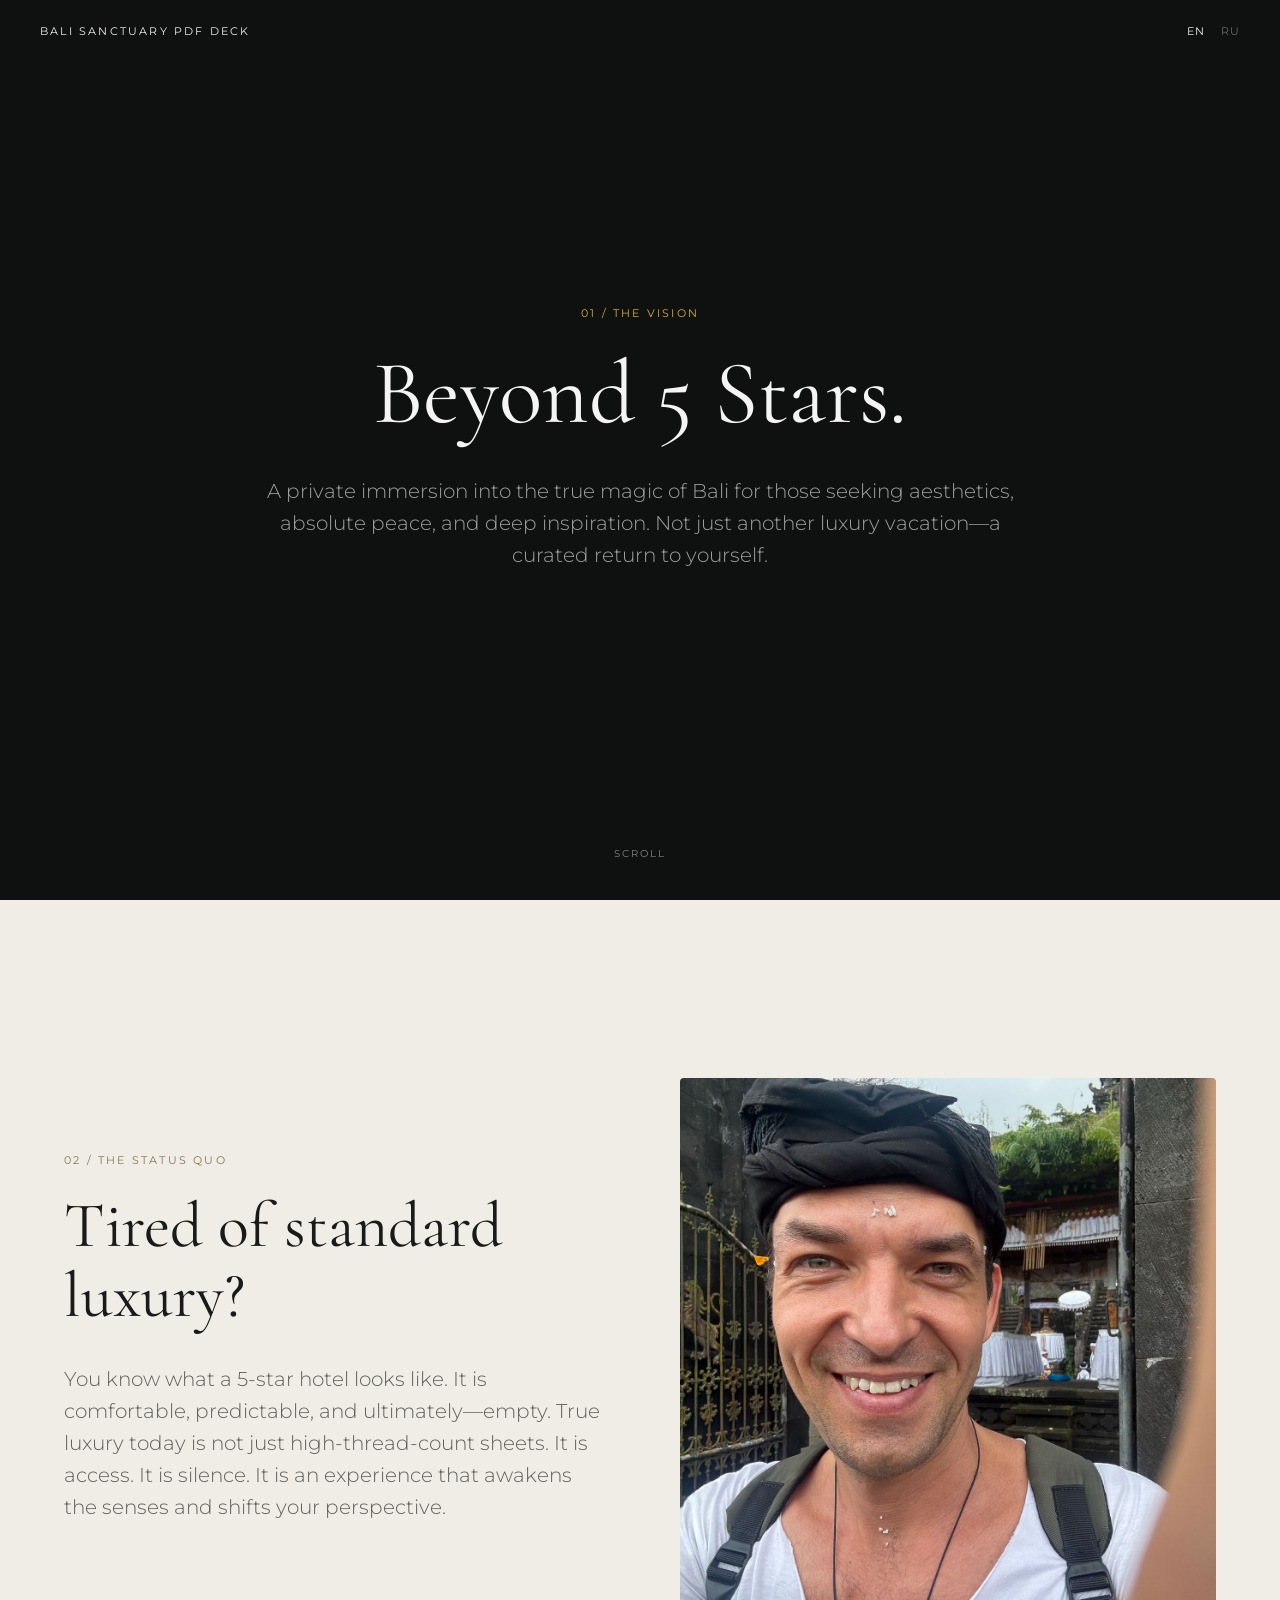
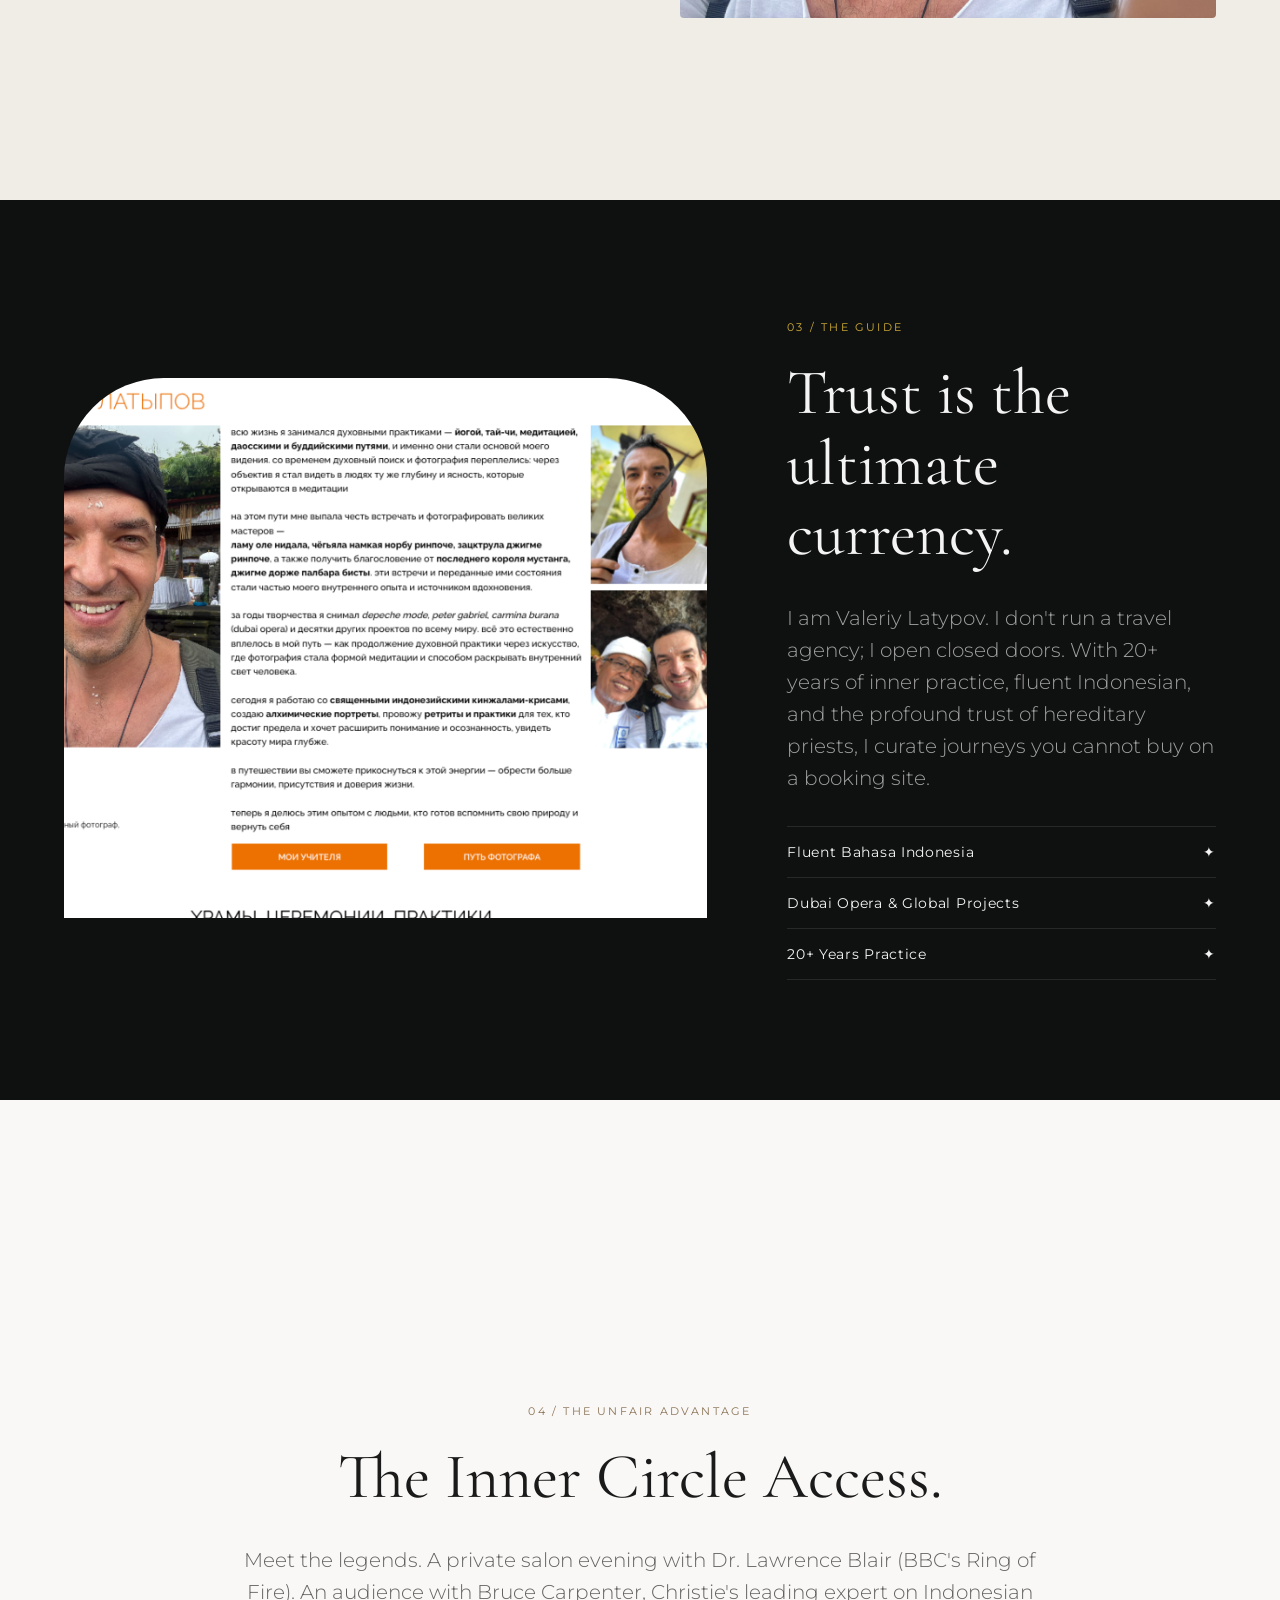
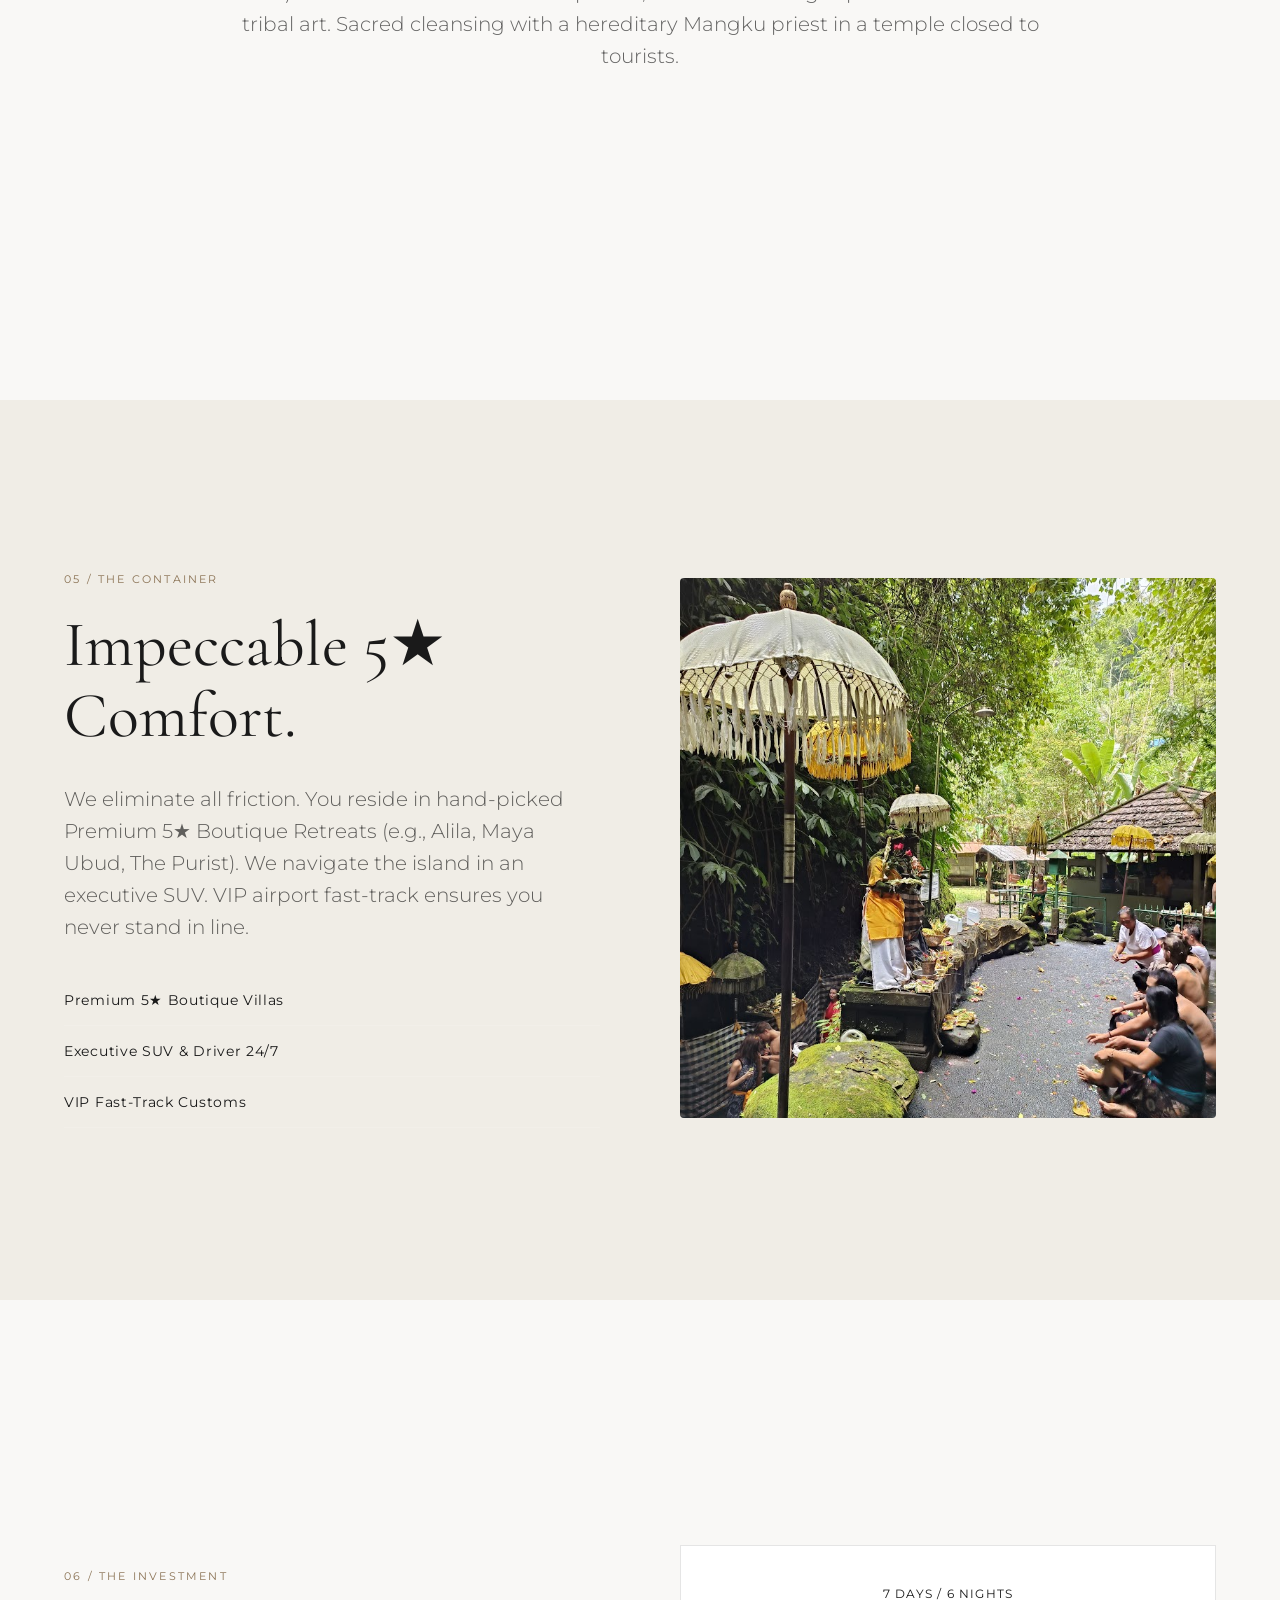
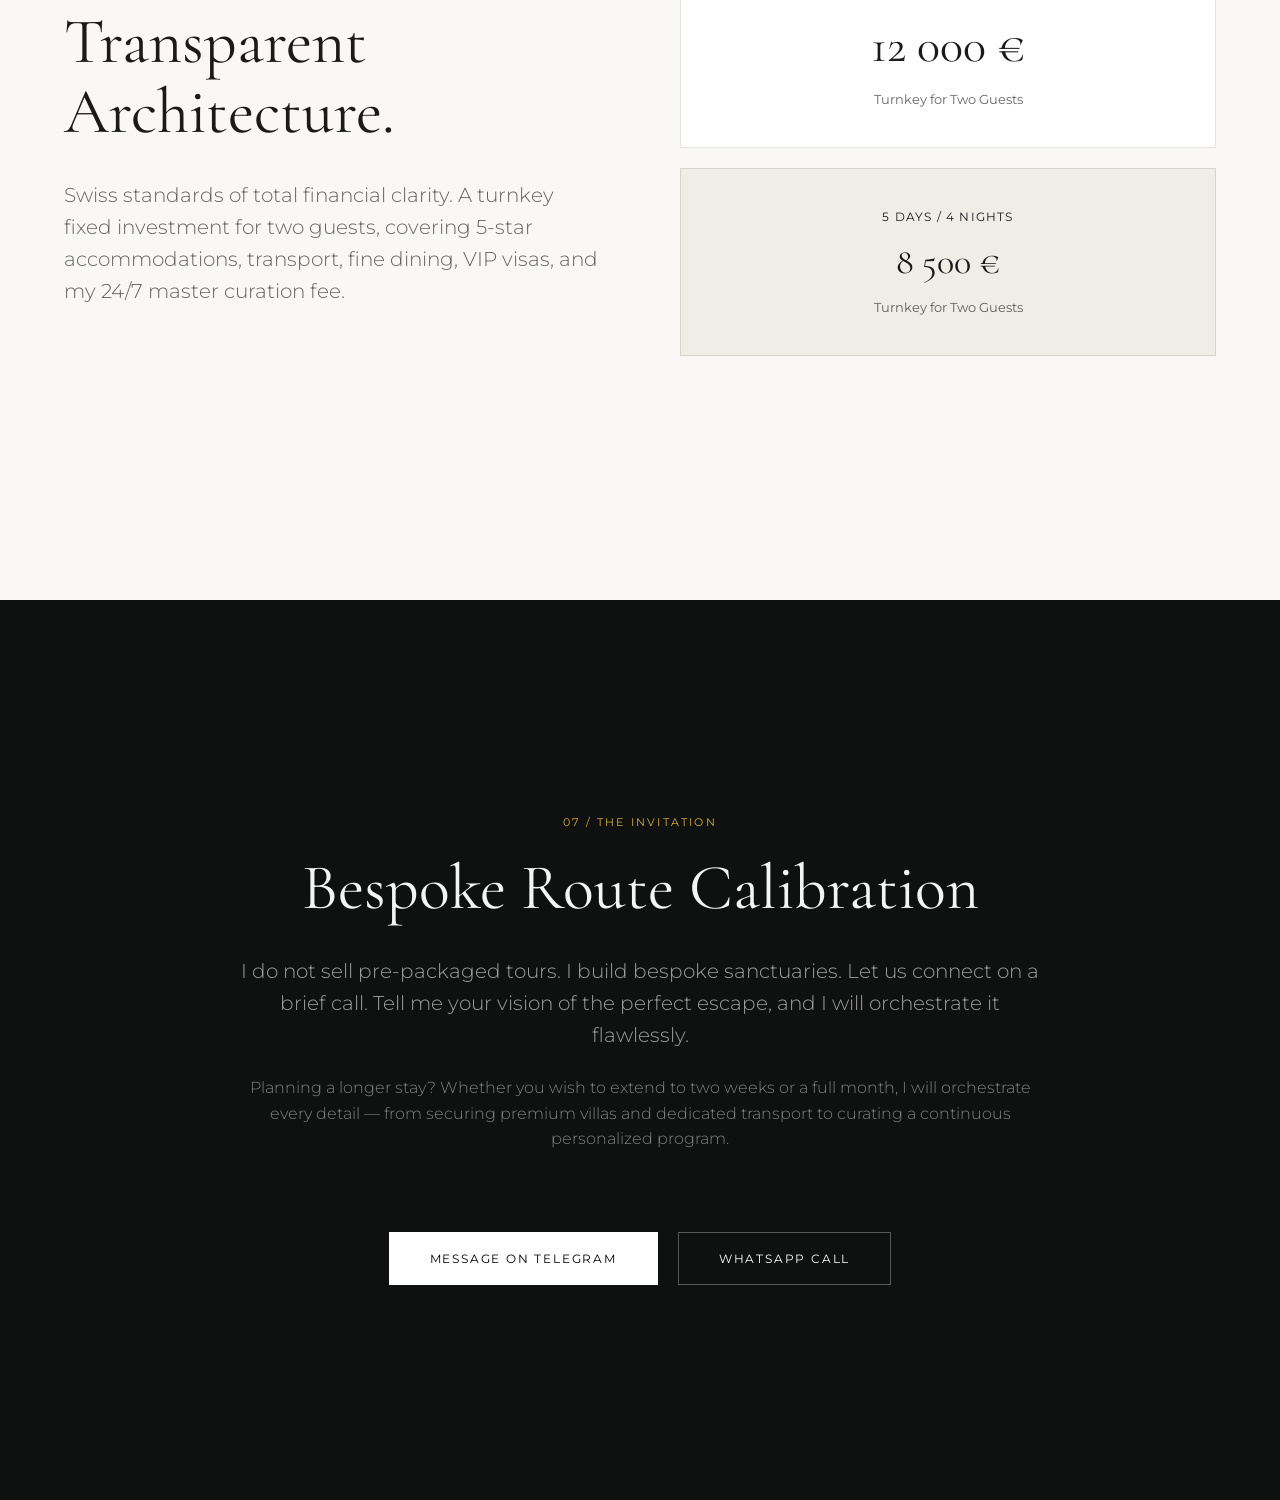
<file: presentation.html>
<!DOCTYPE html>
<html lang="en">
<head>
  <meta charset="UTF-8">
  <meta name="viewport" content="width=device-width, initial-scale=1.0">
  <title>Bali Sanctuary | Presentation</title>
  
  <link rel="preconnect" href="https://fonts.googleapis.com">
  <link rel="preconnect" href="https://fonts.gstatic.com" crossorigin>
  <link href="https://fonts.googleapis.com/css2?family=Cormorant+Garamond:ital,wght@0,300;0,400;0,500;0,600;1,400;1,500&family=Montserrat:wght@300;400;500;600&display=swap" rel="stylesheet">

  <style>
    :root {
      --serif: 'Cormorant Garamond', serif;
      --sans: 'Montserrat', sans-serif;
      
      --bg-dark: #0f1110;
      --bg-light: #f9f8f6;
      --bg-sand: #f0ede6;
      
      --text-light: #f4f4f4;
      --text-muted-light: rgba(255, 255, 255, 0.6);
      
      --text-dark: #1a1a1a;
      --text-muted-dark: rgba(0, 0, 0, 0.6);
      
      --gold: #d4af37;
      --accent: #8b7355;
    }

    * { margin: 0; padding: 0; box-sizing: border-box; }
    
    html {
      scroll-snap-type: y mandatory;
      scroll-behavior: smooth;
    }

    body {
      font-family: var(--sans);
      background-color: var(--bg-dark);
      color: var(--text-light);
      -webkit-font-smoothing: antialiased;
      overflow-x: hidden;
    }

    /* Top Nav */
    .nav {
      position: fixed;
      top: 0; left: 0; right: 0;
      padding: 24px 40px;
      display: flex;
      justify-content: space-between;
      align-items: center;
      z-index: 100;
      mix-blend-mode: difference;
      color: #fff;
    }
    .nav-logo {
      font-family: var(--sans);
      font-size: 11px;
      letter-spacing: 0.2em;
      text-transform: uppercase;
    }
    .lang-switch {
      display: flex;
      gap: 16px;
    }
    .lang-btn {
      background: none;
      border: none;
      color: rgba(255,255,255,0.4);
      font-family: var(--sans);
      font-size: 11px;
      letter-spacing: 0.1em;
      cursor: pointer;
      text-transform: uppercase;
      transition: color 0.3s ease;
    }
    .lang-btn.active {
      color: #fff;
    }

    /* Slide Container */
    .slide {
      scroll-snap-align: start;
      min-height: 100vh;
      width: 100%;
      display: flex;
      flex-direction: column;
      justify-content: center;
      padding: 80px 5%;
      position: relative;
    }

    /* Slide Themes */
    .theme-dark { background-color: var(--bg-dark); color: var(--text-light); }
    .theme-light { background-color: var(--bg-light); color: var(--text-dark); }
    .theme-sand { background-color: var(--bg-sand); color: var(--text-dark); }

    .slide-inner {
      max-width: 1200px;
      margin: 0 auto;
      width: 100%;
      display: grid;
      grid-template-columns: 1fr;
      gap: 60px;
      align-items: center;
    }

    @media (min-width: 900px) {
      .slide-split {
        grid-template-columns: 1fr 1fr;
        gap: 80px;
      }
      .slide-split.rev {
        grid-template-columns: 1.2fr 0.8fr;
      }
    }

    /* Typography */
    .slide-num {
      font-family: var(--sans);
      font-size: 11px;
      letter-spacing: 0.2em;
      margin-bottom: 24px;
      display: block;
      color: var(--accent);
      text-transform: uppercase;
    }
    .theme-dark .slide-num { color: var(--gold); }

    h2 {
      font-family: var(--serif);
      font-size: clamp(36px, 5vw, 64px);
      font-weight: 400;
      line-height: 1.1;
      margin-bottom: 32px;
    }
    h2 em {
      font-style: italic;
      color: var(--accent);
    }
    .theme-dark h2 em { color: var(--gold); }

    p.lead {
      font-size: clamp(16px, 2vw, 20px);
      line-height: 1.6;
      margin-bottom: 24px;
      font-weight: 300;
    }
    .theme-dark p.lead { color: var(--text-muted-light); }
    .theme-light p.lead, .theme-sand p.lead { color: var(--text-muted-dark); }

    /* Visuals */
    .slide-img {
      width: 100%;
      height: 60vh;
      object-fit: cover;
      border-radius: 4px;
    }

    /* Lists */
    .perk-list {
      list-style: none;
      margin-top: 32px;
    }
    .perk-list li {
      font-family: var(--sans);
      font-size: 14px;
      letter-spacing: 0.05em;
      padding: 16px 0;
      border-bottom: 1px solid rgba(255,255,255,0.1);
      display: flex;
      justify-content: space-between;
    }
    .theme-light .perk-list li { border-bottom-color: rgba(0,0,0,0.1); }

    /* CTA Button */
    .btn {
      display: inline-block;
      margin-top: 40px;
      padding: 18px 40px;
      font-family: var(--sans);
      font-size: 12px;
      letter-spacing: 0.15em;
      text-transform: uppercase;
      text-decoration: none;
      transition: all 0.3s ease;
      border: 1px solid;
    }
    .theme-dark .btn {
      background: transparent;
      color: #fff;
      border-color: rgba(255,255,255,0.3);
    }
    .theme-dark .btn:hover { background: #fff; color: #000; }
    
    .theme-light .btn {
      background: var(--text-dark);
      color: #fff;
      border-color: var(--text-dark);
    }
    .theme-light .btn:hover { background: transparent; color: var(--text-dark); }

    /* Price Box */
    .price-box {
      border: 1px solid rgba(0,0,0,0.1);
      padding: 40px;
      text-align: center;
      background: #fff;
    }
    .price-val {
      font-family: var(--serif);
      font-size: 48px;
      margin: 16px 0;
    }
    
    /* Scroll Indicator */
    .scroll-down {
      position: absolute;
      bottom: 40px;
      left: 50%;
      transform: translateX(-50%);
      font-size: 10px;
      letter-spacing: 0.2em;
      text-transform: uppercase;
      opacity: 0.5;
      animation: pulse 2s infinite;
    }
    @keyframes pulse {
      0% { opacity: 0.3; transform: translate(-50%, 0); }
      50% { opacity: 1; transform: translate(-50%, 5px); }
      100% { opacity: 0.3; transform: translate(-50%, 0); }
    }
  </style>
</head>
<body>

  <!-- Navigation -->
  <nav class="nav">
    <div class="nav-logo">Bali Sanctuary PDF Deck</div>
    <div class="lang-switch">
      <button class="lang-btn active" onclick="setLang('en')">EN</button>
      <button class="lang-btn" onclick="setLang('ru')">RU</button>
    </div>
  </nav>

  <!-- Slide 1: Hook -->
  <section class="slide theme-dark">
    <div class="slide-inner">
      <div style="text-align: center; max-width: 800px; margin: 0 auto;">
        <span class="slide-num">01 / The Vision</span>
        <h2 style="font-size: clamp(48px, 8vw, 90px);" data-en="Beyond 5 Stars." data-ru="Больше, чем 5 звезд.">Beyond 5 Stars.</h2>
        <p class="lead" data-en="A private immersion into the true magic of Bali for those seeking aesthetics, absolute peace, and deep inspiration. Not just another luxury vacation—a curated return to yourself." data-ru="Камерное погружение в настоящую магию острова для тех, кто ищет эстетику, абсолютный покой и вдохновение. Не просто роскошный отпуск, а возвращение к себе.">A private immersion into the true magic of Bali for those seeking aesthetics, absolute peace, and deep inspiration. Not just another luxury vacation—a curated return to yourself.</p>
      </div>
    </div>
    <div class="scroll-down">Scroll</div>
  </section>

  <!-- Slide 2: The Problem -->
  <section class="slide theme-sand">
    <div class="slide-inner slide-split">
      <div>
        <span class="slide-num">02 / The Status Quo</span>
        <h2 data-en="Tired of standard luxury?" data-ru="Устали от стандартного люкса?">Tired of standard luxury?</h2>
        <p class="lead" data-en="You know what a 5-star hotel looks like. It is comfortable, predictable, and ultimately—empty. True luxury today is not just high-thread-count sheets. It is access. It is silence. It is an experience that awakens the senses and shifts your perspective." data-ru="Вы знаете, как выглядит 5-звездочный отель. Он комфортный, предсказуемый и, в конечном счете, пустой. Настоящая роскошь сегодня — это не просто дорогие простыни. Это доступ. Это тишина. Это опыт, который меняет перспективу.">You know what a 5-star hotel looks like. It is comfortable, predictable, and ultimately—empty. True luxury today is not just high-thread-count sheets. It is access. It is silence. It is an experience that awakens the senses and shifts your perspective.</p>
      </div>
      <div>
        <img src="/images/bali_scene1.jpg" alt="Bali Aesthetics" class="slide-img" onerror="this.src='https://images.unsplash.com/photo-1537996194471-e657df975ab4?auto=format&fit=crop&w=800&q=80'">
      </div>
    </div>
  </section>

  <!-- Slide 3: The Guide -->
  <section class="slide theme-dark">
    <div class="slide-inner slide-split rev">
      <div>
        <img src="/images/valery_latypov_kris.png" alt="Valeriy Latypov" class="slide-img" style="border-radius: 100px 100px 0 0;">
      </div>
      <div>
        <span class="slide-num">03 / The Guide</span>
        <h2 data-en="Trust is the ultimate currency." data-ru="Доверие — главная валюта.">Trust is the ultimate currency.</h2>
        <p class="lead" data-en="I am Valeriy Latypov. I don't run a travel agency; I open closed doors. With 20+ years of inner practice, fluent Indonesian, and the profound trust of hereditary priests, I curate journeys you cannot buy on a booking site." data-ru="Я — Валерий Латыпов. У меня нет тур-агентства; я открываю закрытые двери. 20 лет практик, свободный индонезийский и личное доверие балийских священников позволяют мне создавать то, что нельзя купить в интернете.">I am Valeriy Latypov. I don't run a travel agency; I open closed doors. With 20+ years of inner practice, fluent Indonesian, and the profound trust of hereditary priests, I curate journeys you cannot buy on a booking site.</p>
        <ul class="perk-list" style="border-top: 1px solid rgba(255,255,255,0.1);">
          <li><span data-en="Fluent Bahasa Indonesia" data-ru="Свободный индонезийский язык">Fluent Bahasa Indonesia</span> <span>✦</span></li>
          <li><span data-en="Dubai Opera & Global Projects" data-ru="Съемки для Dubai Opera">Dubai Opera & Global Projects</span> <span>✦</span></li>
          <li><span data-en="20+ Years Practice" data-ru="20+ лет духовных практик">20+ Years Practice</span> <span>✦</span></li>
        </ul>
      </div>
    </div>
  </section>

  <!-- Slide 4: Unfair Advantage -->
  <section class="slide theme-light">
    <div class="slide-inner">
      <div style="text-align: center; max-width: 800px; margin: 0 auto;">
        <span class="slide-num">04 / The Unfair Advantage</span>
        <h2 data-en="The Inner Circle Access." data-ru="Доступ в закрытый круг.">The Inner Circle Access.</h2>
        <p class="lead" data-en="Meet the legends. A private salon evening with Dr. Lawrence Blair (BBC's Ring of Fire). An audience with Bruce Carpenter, Christie's leading expert on Indonesian tribal art. Sacred cleansing with a hereditary Mangku priest in a temple closed to tourists." data-ru="Салонный вечер с д-ром Лоуренсом Блэром (BBC). Аудиенция у Брюса Карпентера, главного эксперта Christie's по искусству Индонезии. Сакральное очищение с потомственным священником в закрытом храме.">Meet the legends. A private salon evening with Dr. Lawrence Blair (BBC's Ring of Fire). An audience with Bruce Carpenter, Christie's leading expert on Indonesian tribal art. Sacred cleansing with a hereditary Mangku priest in a temple closed to tourists.</p>
      </div>
    </div>
  </section>

  <!-- Slide 5: The Container -->
  <section class="slide theme-sand">
    <div class="slide-inner slide-split">
      <div>
        <span class="slide-num">05 / The Container</span>
        <h2 data-en="Impeccable 5★ Comfort." data-ru="Безупречный 5★ Комфорт.">Impeccable 5★ Comfort.</h2>
        <p class="lead" data-en="We eliminate all friction. You reside in hand-picked Premium 5★ Boutique Retreats (e.g., Alila, Maya Ubud, The Purist). We navigate the island in an executive SUV. VIP airport fast-track ensures you never stand in line." data-ru="Мы убрали весь стресс. Вы живете в проверенных Premium 5★ бутик-резиденциях (уровня Alila, Maya Ubud, The Purist). Мы передвигаемся на премиальном внедорожнике. VIP Fast-track в аэропорту без очередей.">We eliminate all friction. You reside in hand-picked Premium 5★ Boutique Retreats (e.g., Alila, Maya Ubud, The Purist). We navigate the island in an executive SUV. VIP airport fast-track ensures you never stand in line.</p>
        <ul class="perk-list">
          <li><span data-en="Premium 5★ Boutique Villas" data-ru="Премиальные 5★ бутик-виллы">Premium 5★ Boutique Villas</span></li>
          <li><span data-en="Executive SUV & Driver 24/7" data-ru="Премиальный внедорожник 24/7">Executive SUV & Driver 24/7</span></li>
          <li><span data-en="VIP Fast-Track Customs" data-ru="VIP Fast-Track в аэропорту">VIP Fast-Track Customs</span></li>
        </ul>
      </div>
      <div>
        <img src="/images/bali_water.jpg" alt="Bali Water" class="slide-img" onerror="this.src='https://images.unsplash.com/photo-1544644181-1484b3fdfc62?auto=format&fit=crop&w=800&q=80'">
      </div>
    </div>
  </section>

  <!-- Slide 6: The Offer -->
  <section class="slide theme-light">
    <div class="slide-inner slide-split">
      <div>
        <span class="slide-num">06 / The Investment</span>
        <h2 data-en="Transparent Architecture." data-ru="Прозрачная архитектура.">Transparent Architecture.</h2>
        <p class="lead" data-en="Swiss standards of total financial clarity. A turnkey fixed investment for two guests, covering 5-star accommodations, transport, fine dining, VIP visas, and my 24/7 master curation fee." data-ru="Европейские стандарты прозрачности. Фиксированная стоимость под ключ для двоих: 5★ отели, логистика, визы, ужины и мой личный кураторский гонорар.">Swiss standards of total financial clarity. A turnkey fixed investment for two guests, covering 5-star accommodations, transport, fine dining, VIP visas, and my 24/7 master curation fee.</p>
      </div>
      <div>
        <div class="price-box">
          <div style="text-transform:uppercase; letter-spacing:0.1em; font-size:12px;" data-en="7 Days / 6 Nights" data-ru="7 Дней / 6 Ночей">7 Days / 6 Nights</div>
          <div class="price-val">12 000 €</div>
          <div style="color:var(--text-muted-dark); font-size:13px;" data-en="Turnkey for Two Guests" data-ru="Под ключ для двоих гостей">Turnkey for Two Guests</div>
        </div>
        <div class="price-box" style="margin-top:20px; background:var(--bg-sand);">
          <div style="text-transform:uppercase; letter-spacing:0.1em; font-size:12px;" data-en="5 Days / 4 Nights" data-ru="5 Дней / 4 Ночи">5 Days / 4 Nights</div>
          <div class="price-val" style="font-size:36px;">8 500 €</div>
          <div style="color:var(--text-muted-dark); font-size:13px;" data-en="Turnkey for Two Guests" data-ru="Под ключ для двоих гостей">Turnkey for Two Guests</div>
        </div>
      </div>
    </div>
  </section>

  <!-- Slide 7: CTA -->
  <section class="slide theme-dark">
    <div class="slide-inner">
      <div style="text-align: center; max-width: 800px; margin: 0 auto;">
        <span class="slide-num">07 / The Invitation</span>
        <h2 data-en="Bespoke Route Calibration" data-ru="Индивидуальная калибровка">Bespoke Route Calibration</h2>
        <p class="lead" data-en="I do not sell pre-packaged tours. I build bespoke sanctuaries. Let us connect on a brief call. Tell me your vision of the perfect escape, and I will orchestrate it flawlessly." data-ru="Я не продаю шаблонные туры. Я создаю уникальный опыт. Давайте созвонимся: вы расскажете о своем идеальном отдыхе, а я соберу программу специально под вас.">I do not sell pre-packaged tours. I build bespoke sanctuaries. Let us connect on a brief call. Tell me your vision of the perfect escape, and I will orchestrate it flawlessly.</p>
        <p class="lead" style="font-size: 16px; margin-top: 16px; opacity: 0.8;" data-en="Planning a longer stay? Whether you wish to extend to two weeks or a full month, I will orchestrate every detail — from securing premium villas and dedicated transport to curating a continuous personalized program." data-ru="Желаете остаться дольше? Если вы решите продлить отдых на две недели или месяц, я полностью организую ваше пребывание: от премиальных вилл и личного транспорта до индивидуальной программы на весь срок.">Planning a longer stay? Whether you wish to extend to two weeks or a full month, I will orchestrate every detail — from securing premium villas and dedicated transport to curating a continuous personalized program.</p>
        
        <div style="margin-top: 40px; display:flex; gap:20px; justify-content:center;">
          <a href="https://t.me/latypov_valery" target="_blank" class="btn" style="background:#fff; color:#000;">
            <span data-en="Message on Telegram" data-ru="Написать в Telegram">Message on Telegram</span>
          </a>
          <a href="https://wa.me/79852246789" target="_blank" class="btn">
            <span data-en="WhatsApp Call" data-ru="Звонок в WhatsApp">WhatsApp Call</span>
          </a>
        </div>
      </div>
    </div>
  </section>

  <script>
    function setLang(lang) {
      document.querySelectorAll('.lang-btn').forEach(btn => {
        btn.classList.toggle('active', btn.innerText.toLowerCase() === lang);
      });
      document.querySelectorAll('[data-en]').forEach(el => {
        el.innerHTML = el.getAttribute('data-' + lang);
      });
    }
    // Initialize
    setLang('en');
  </script>
</body>
</html>
</file>
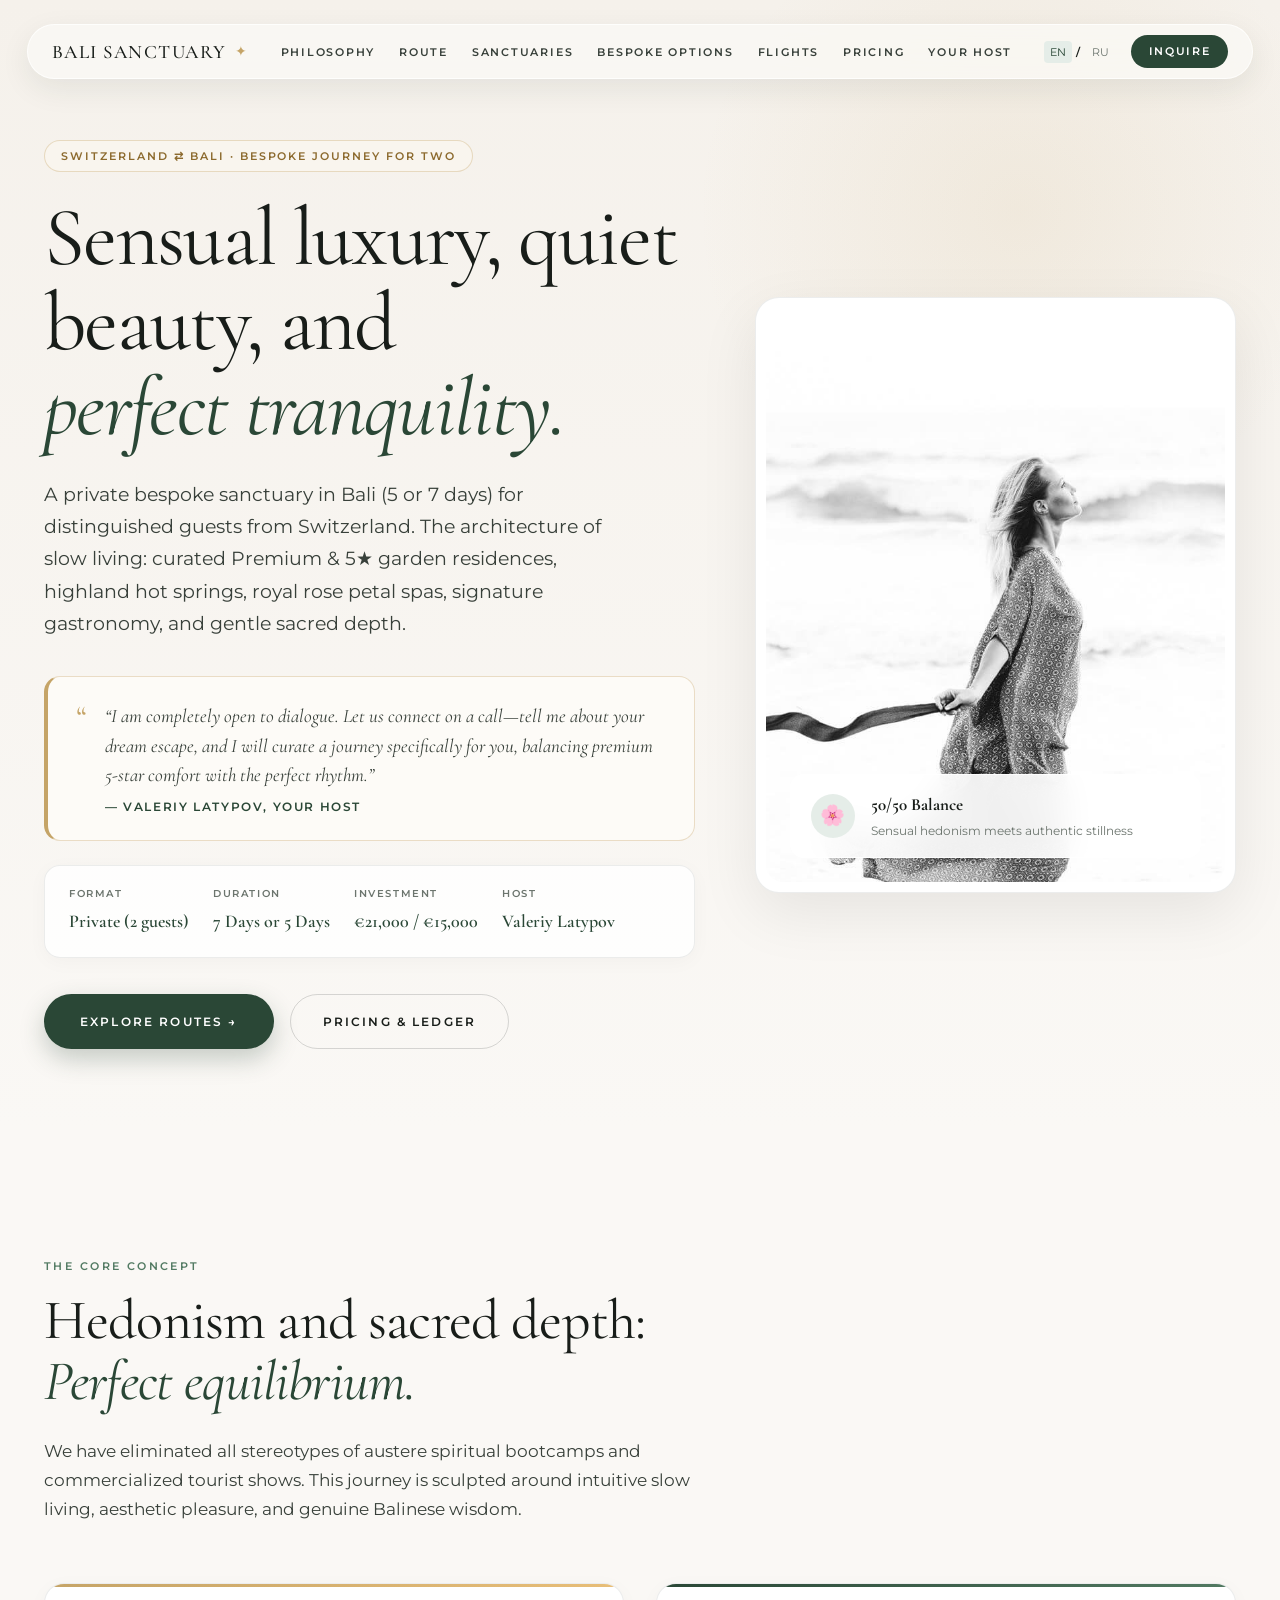
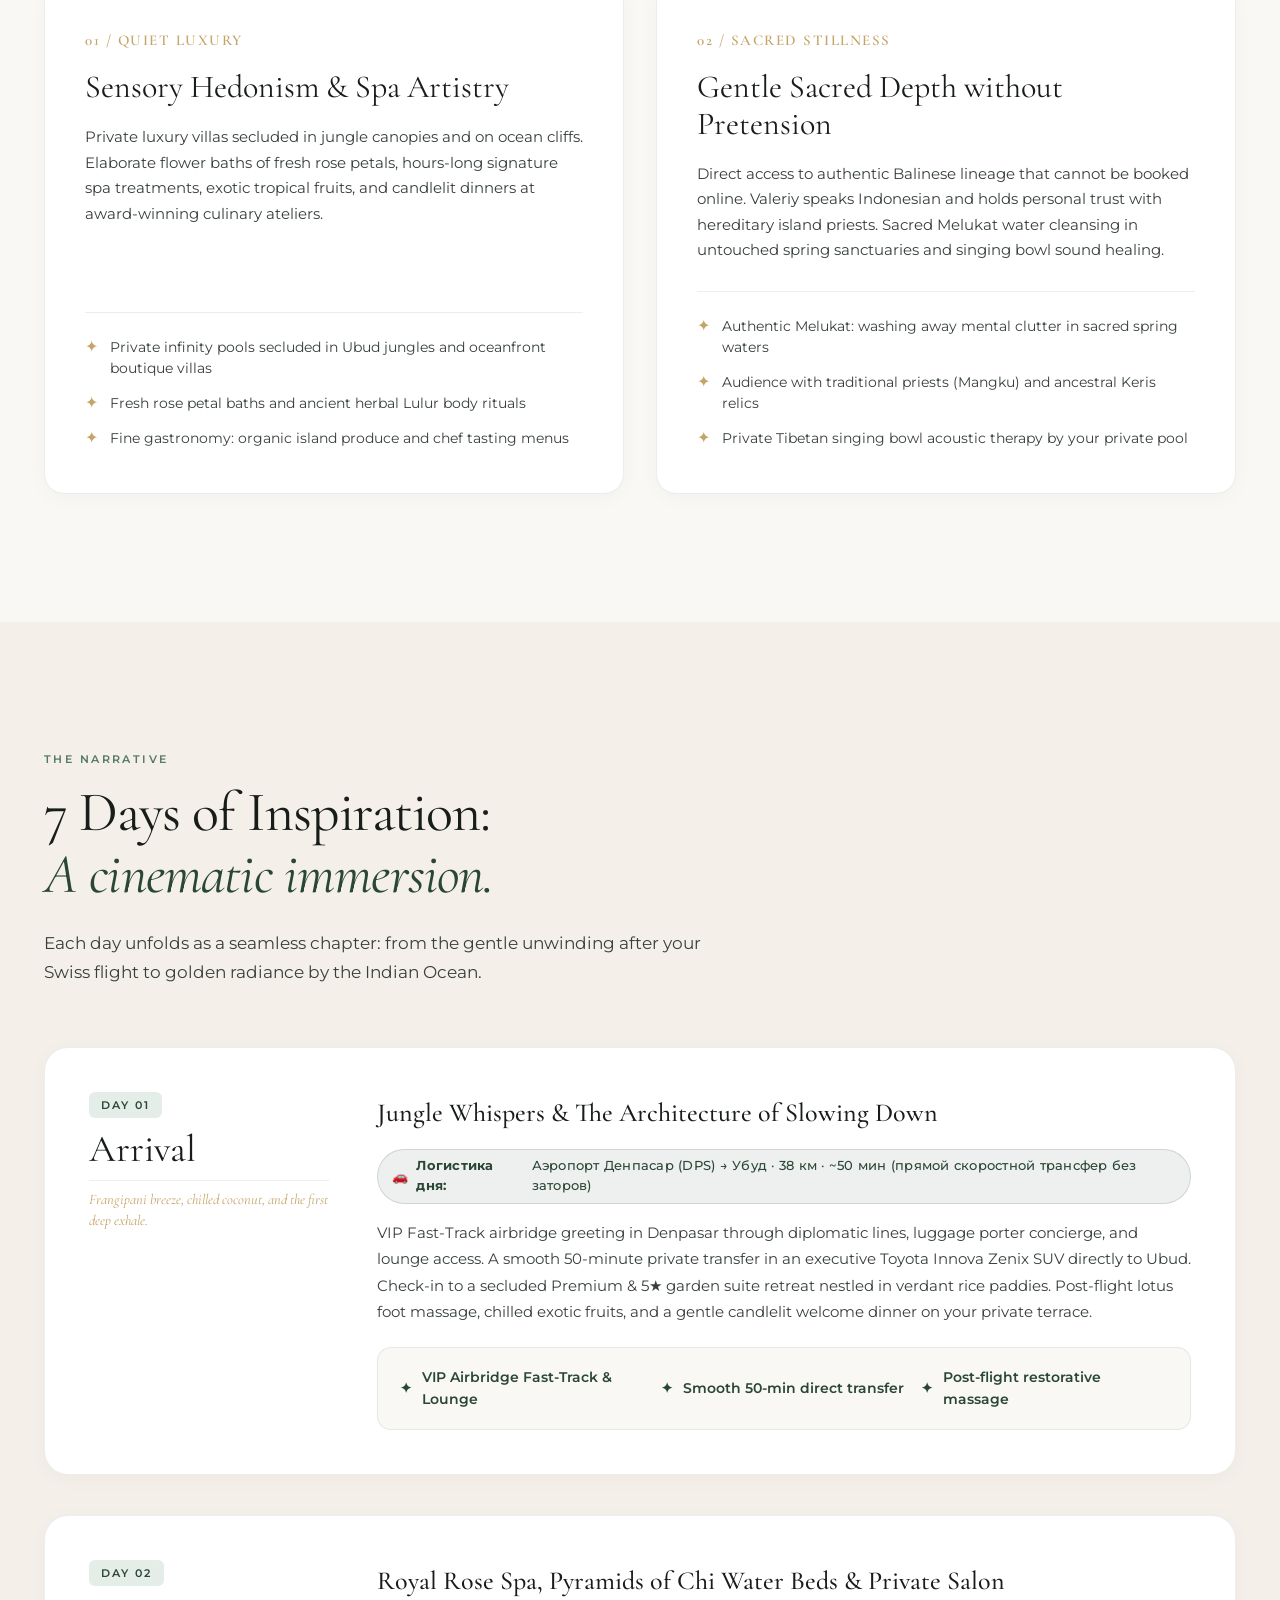
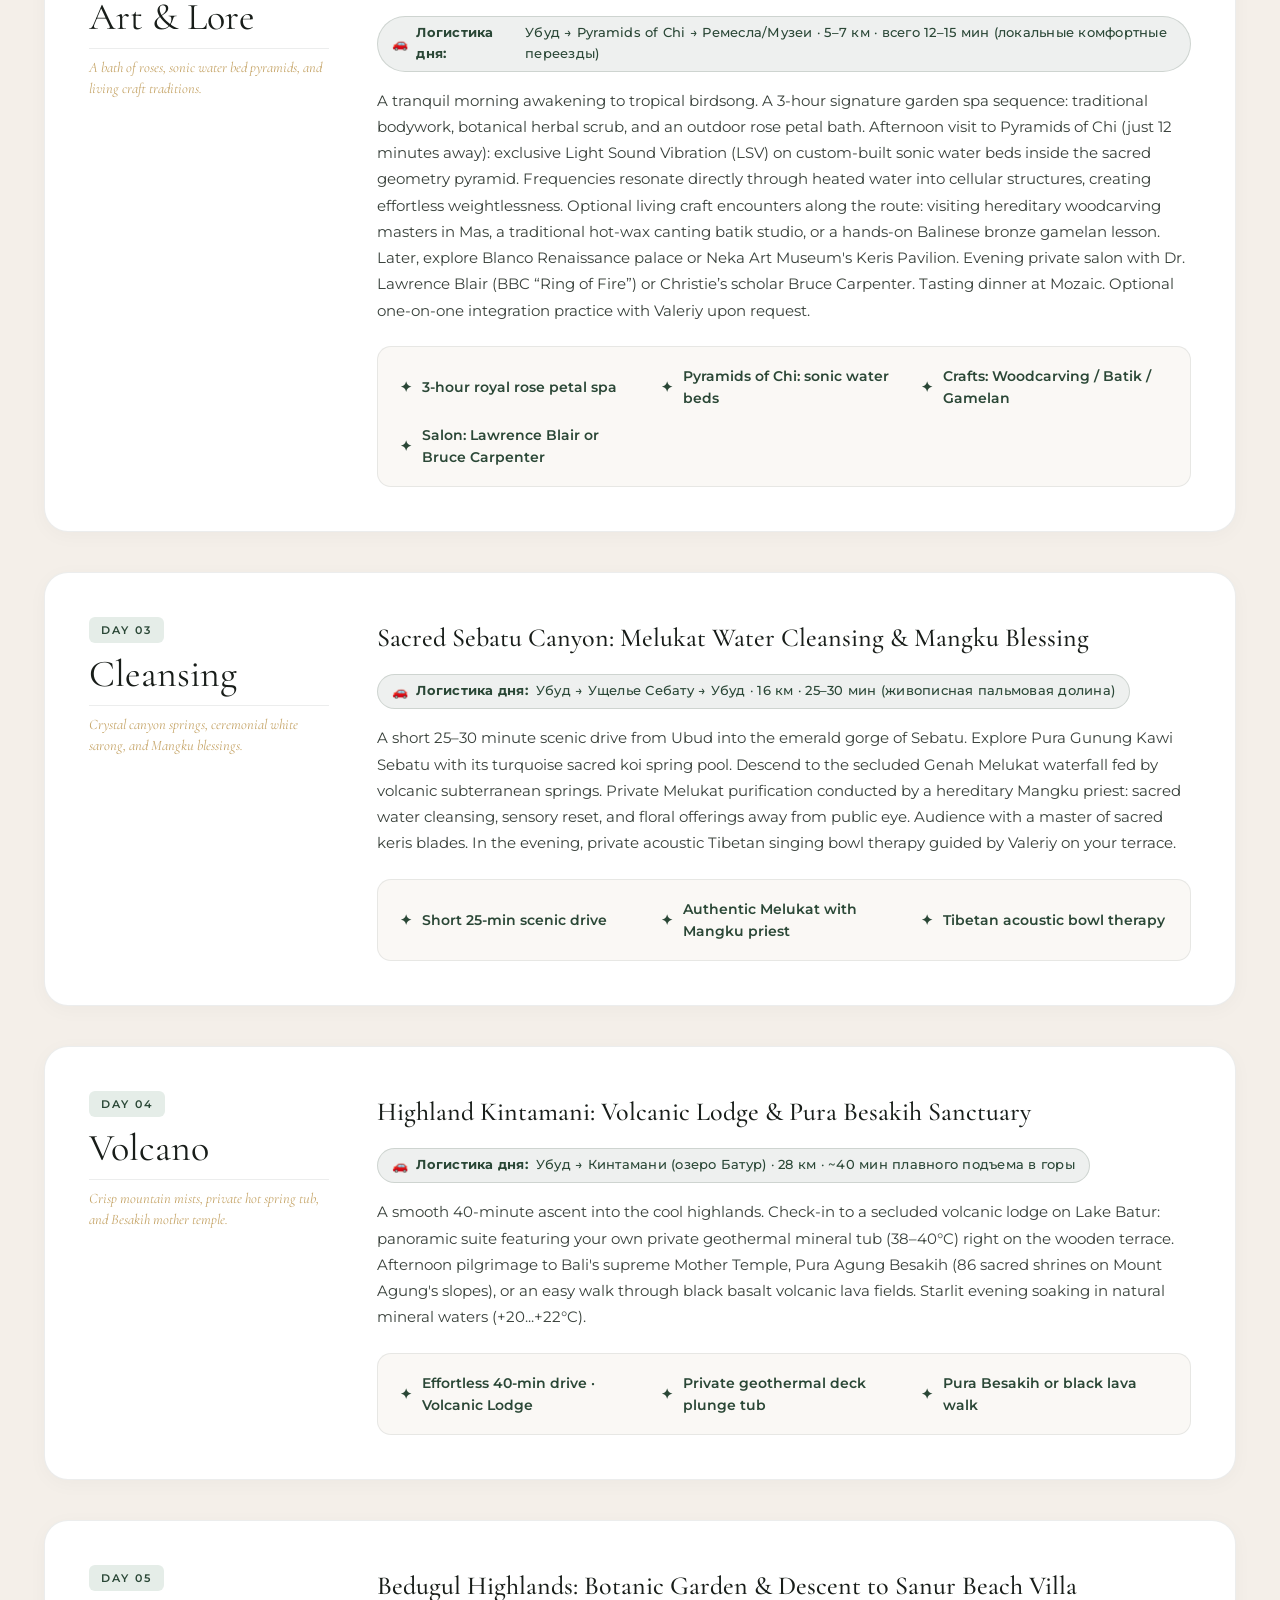
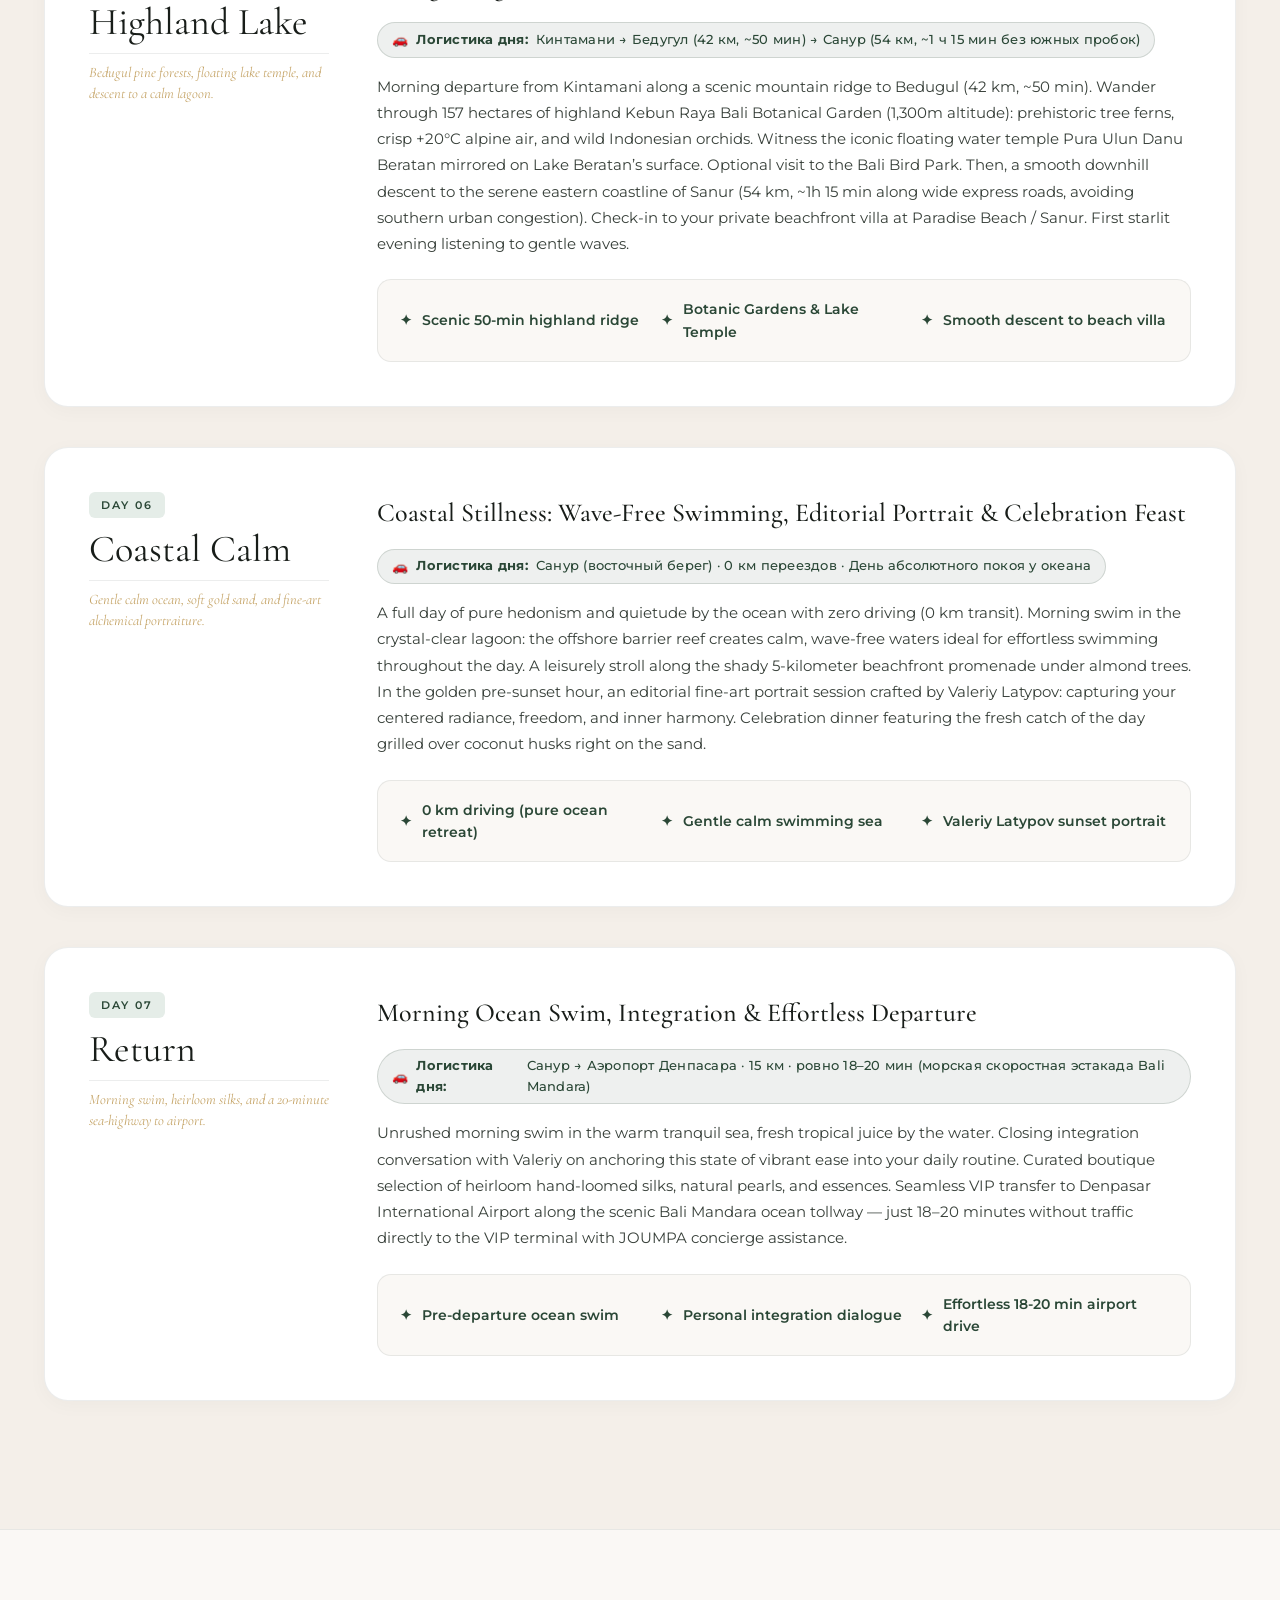
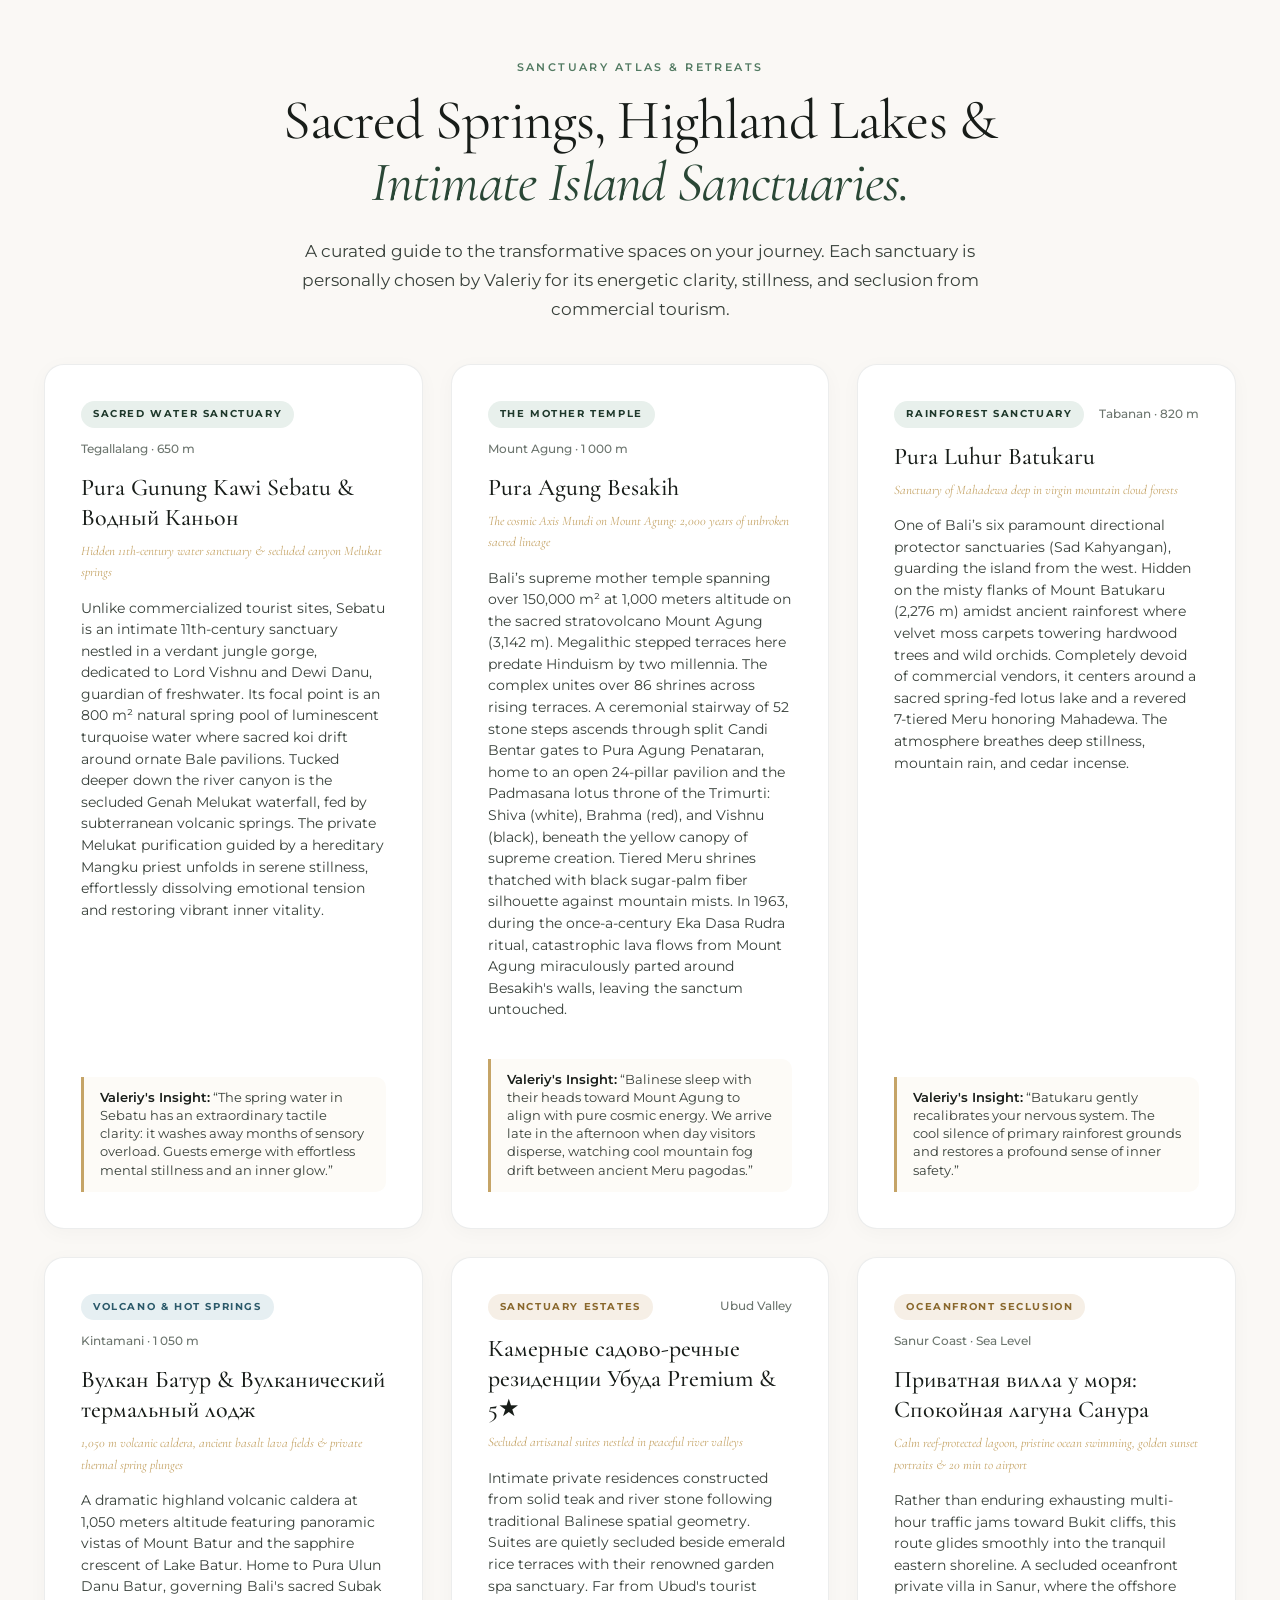
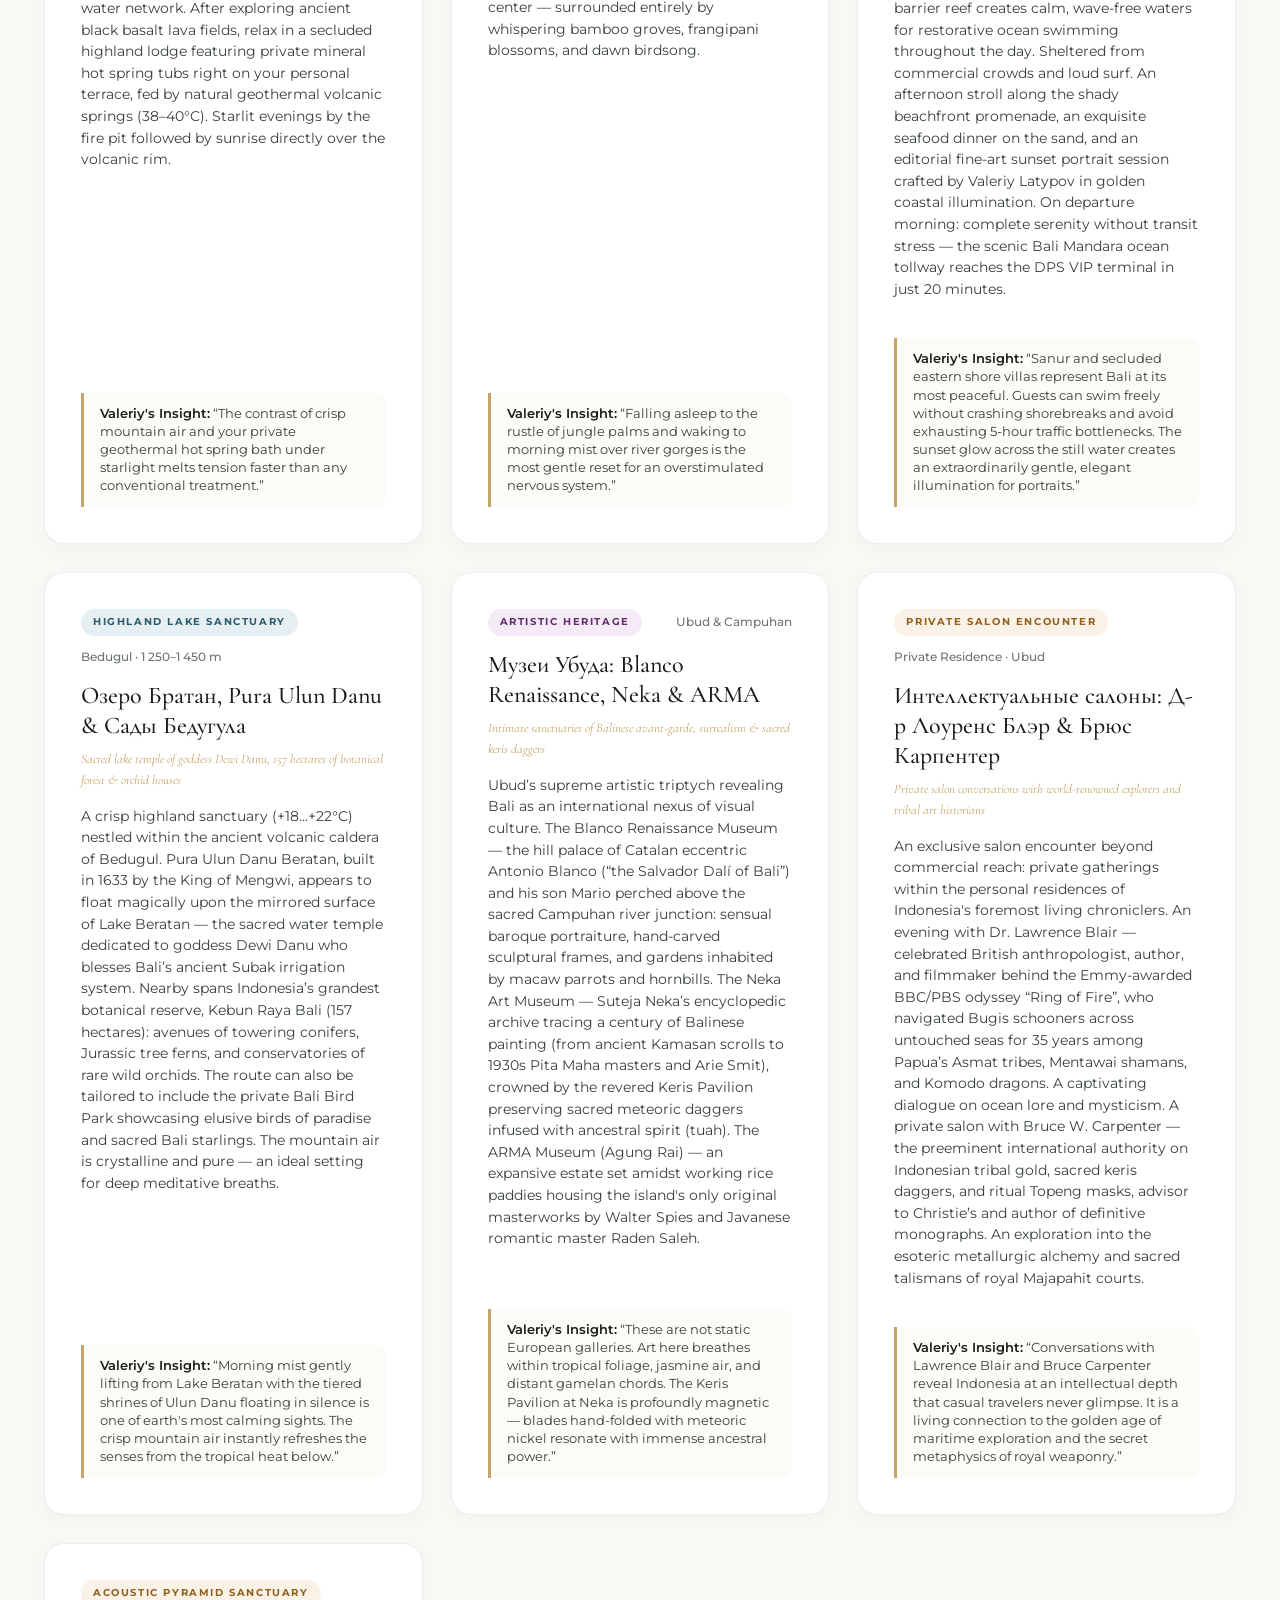
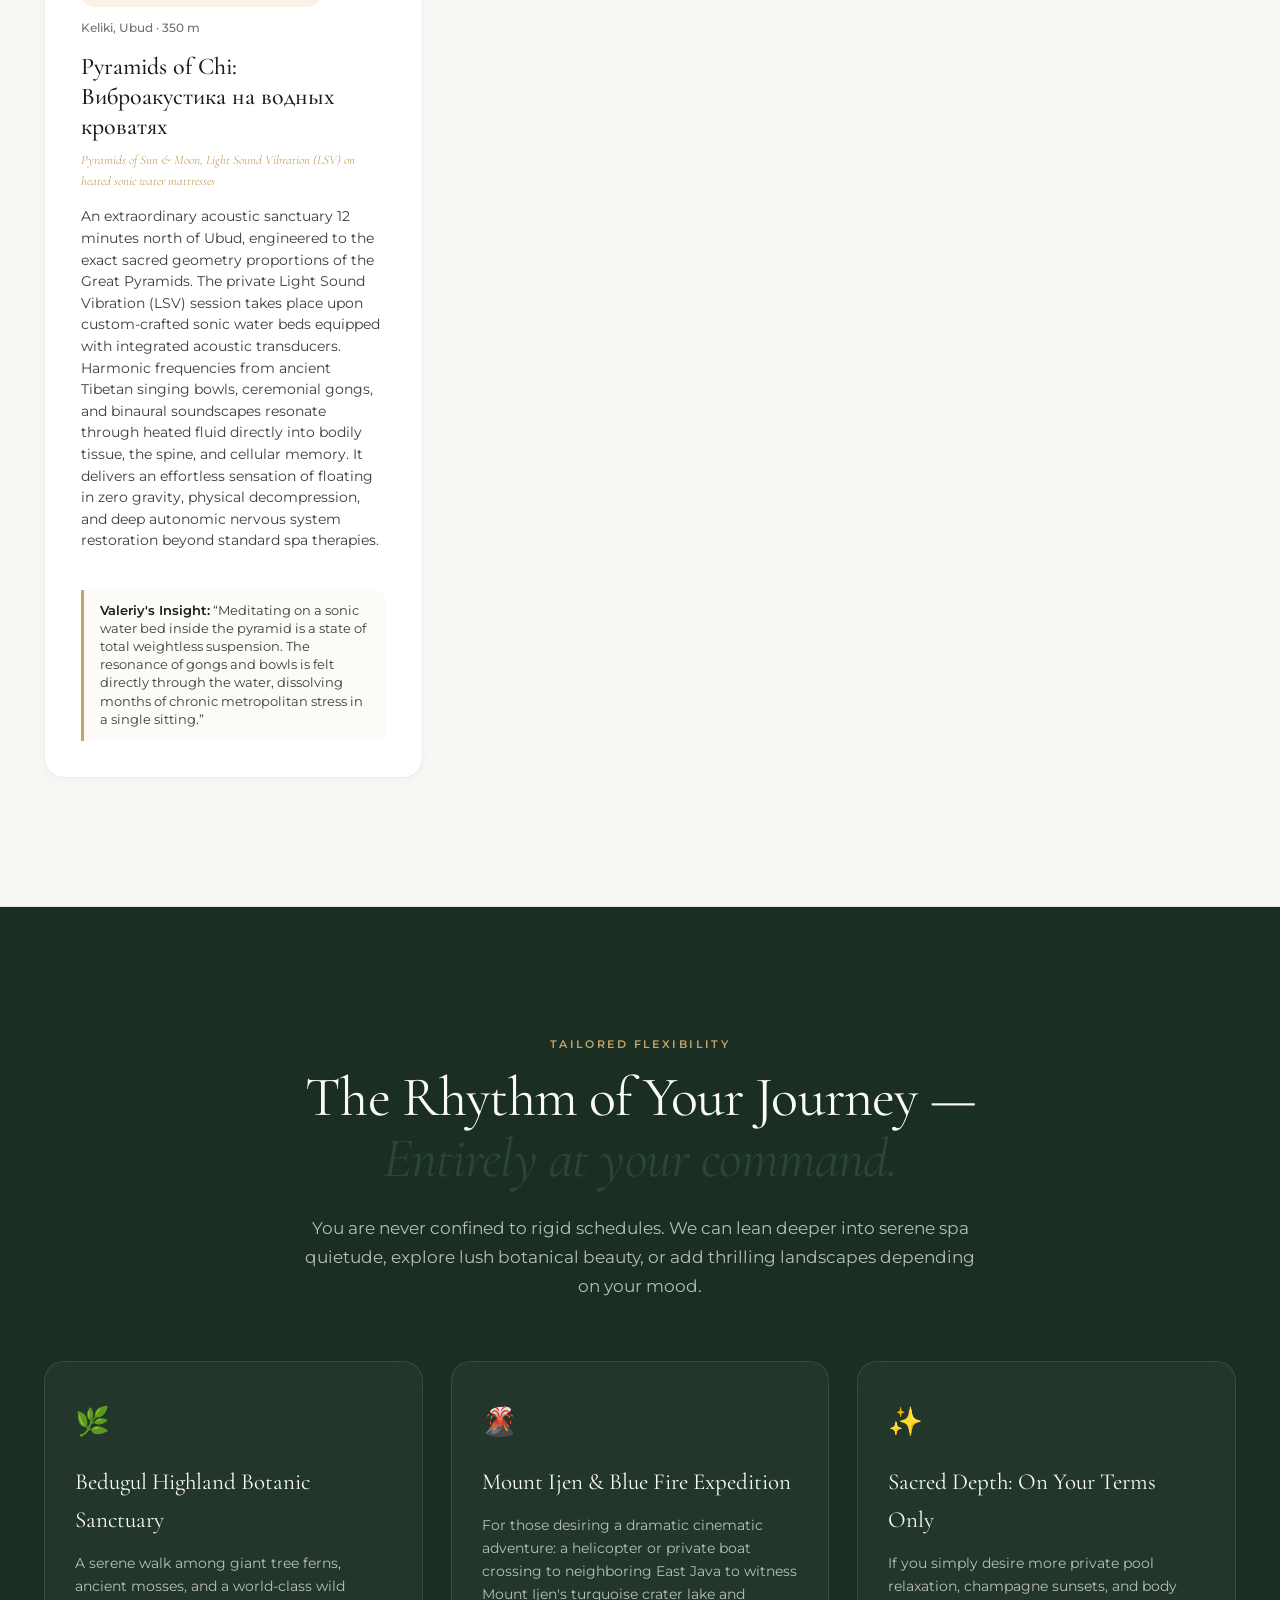
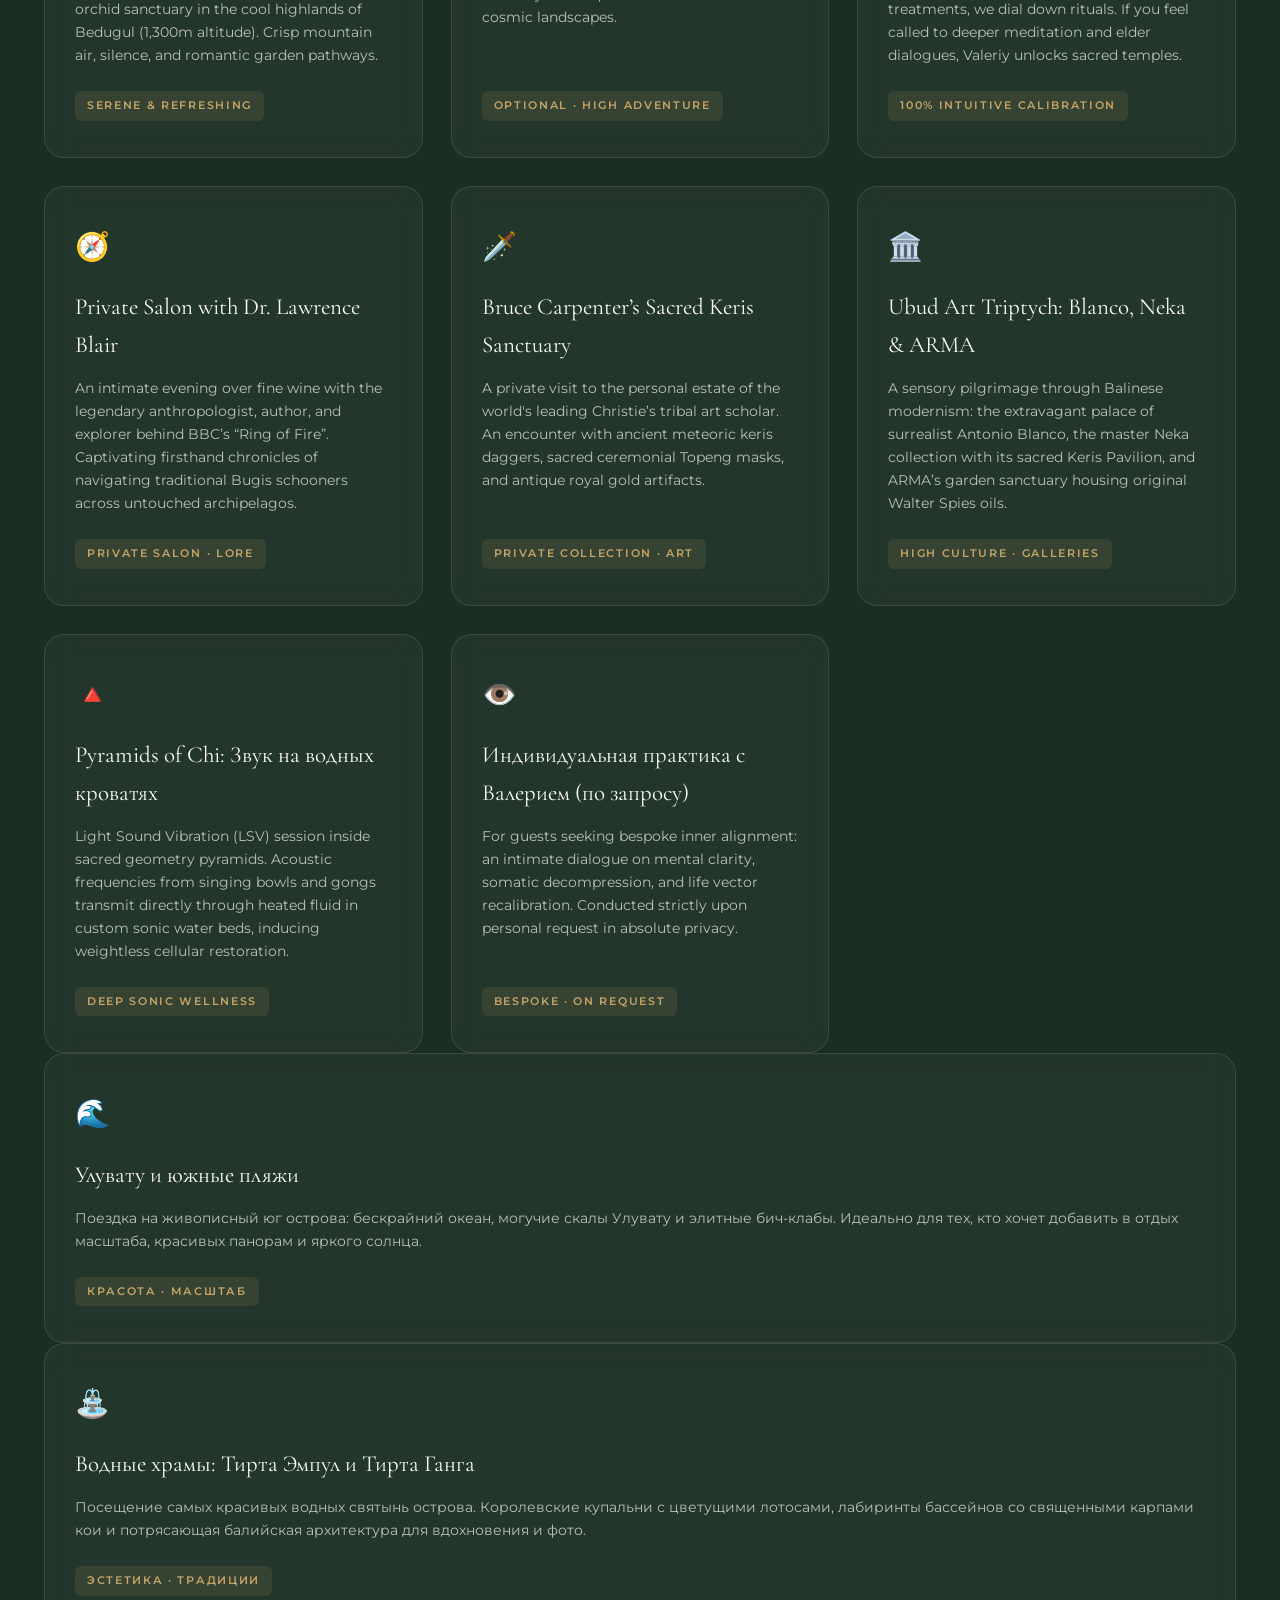
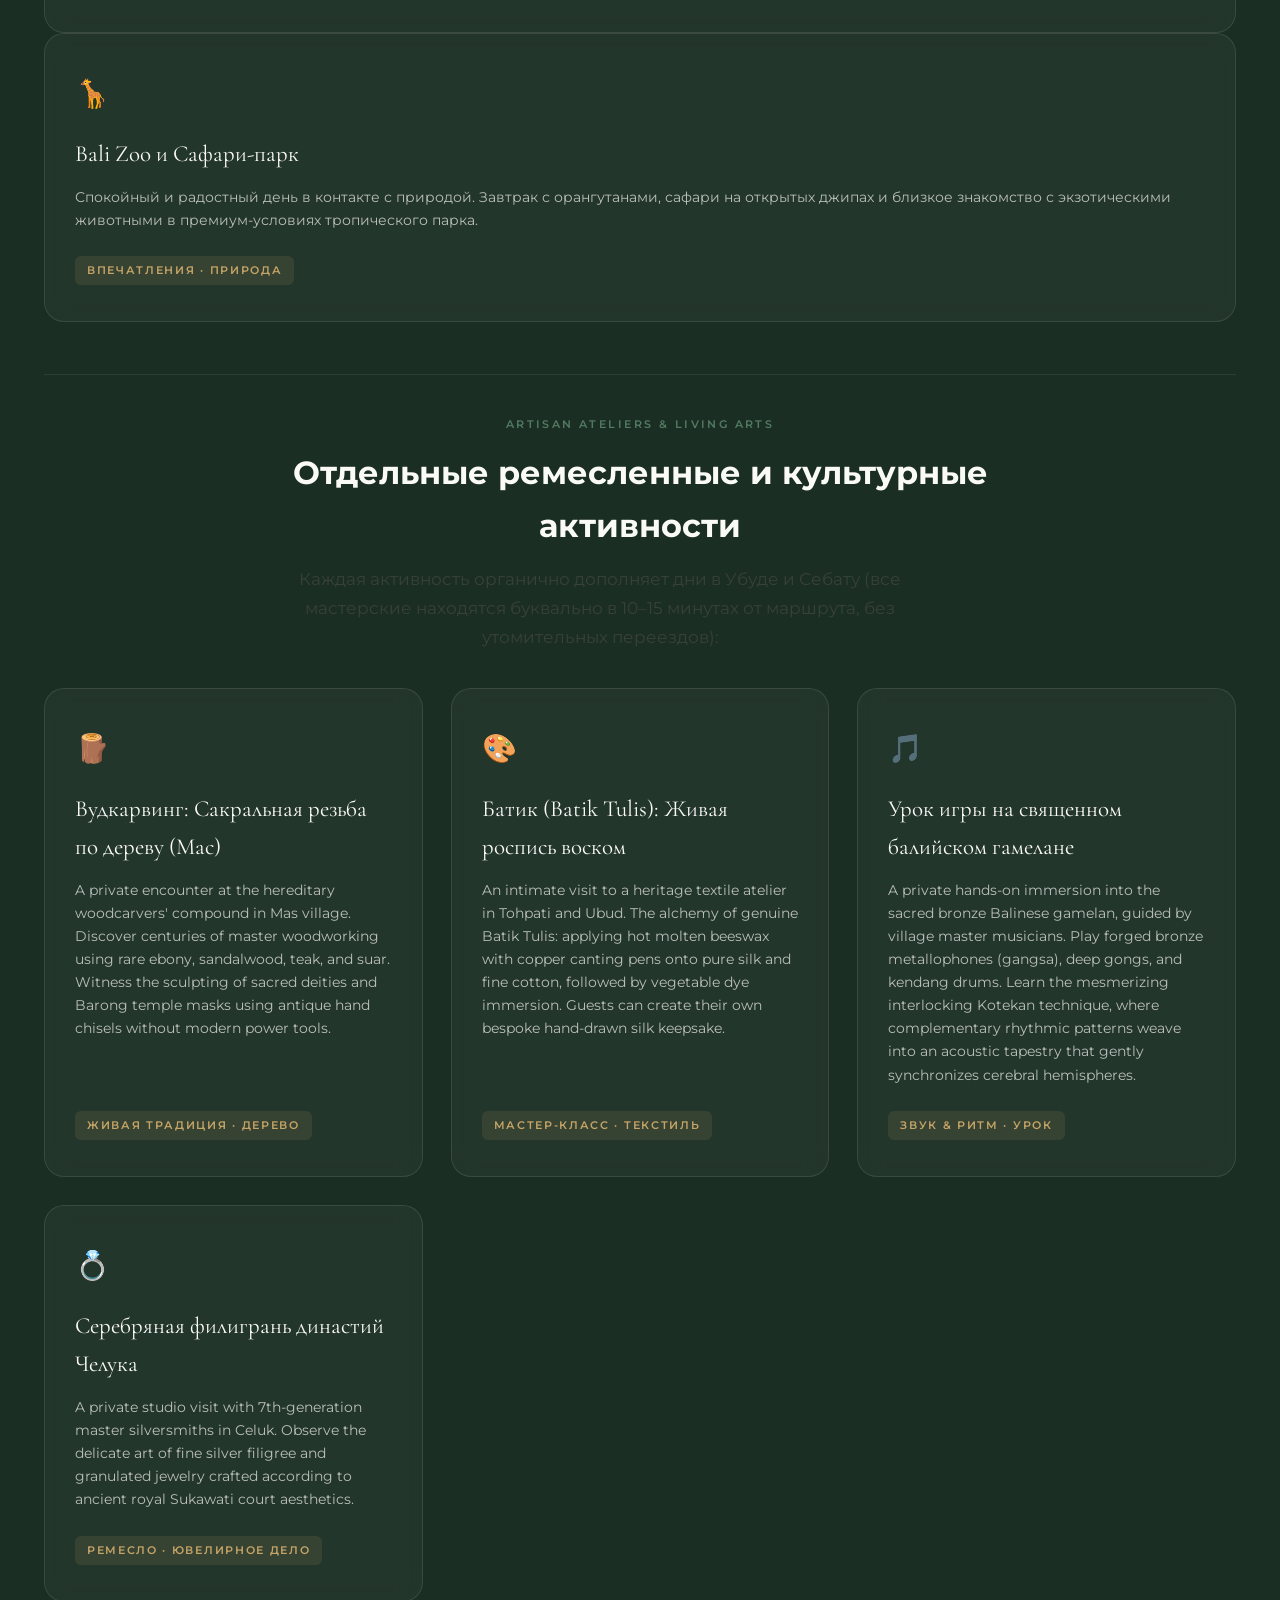
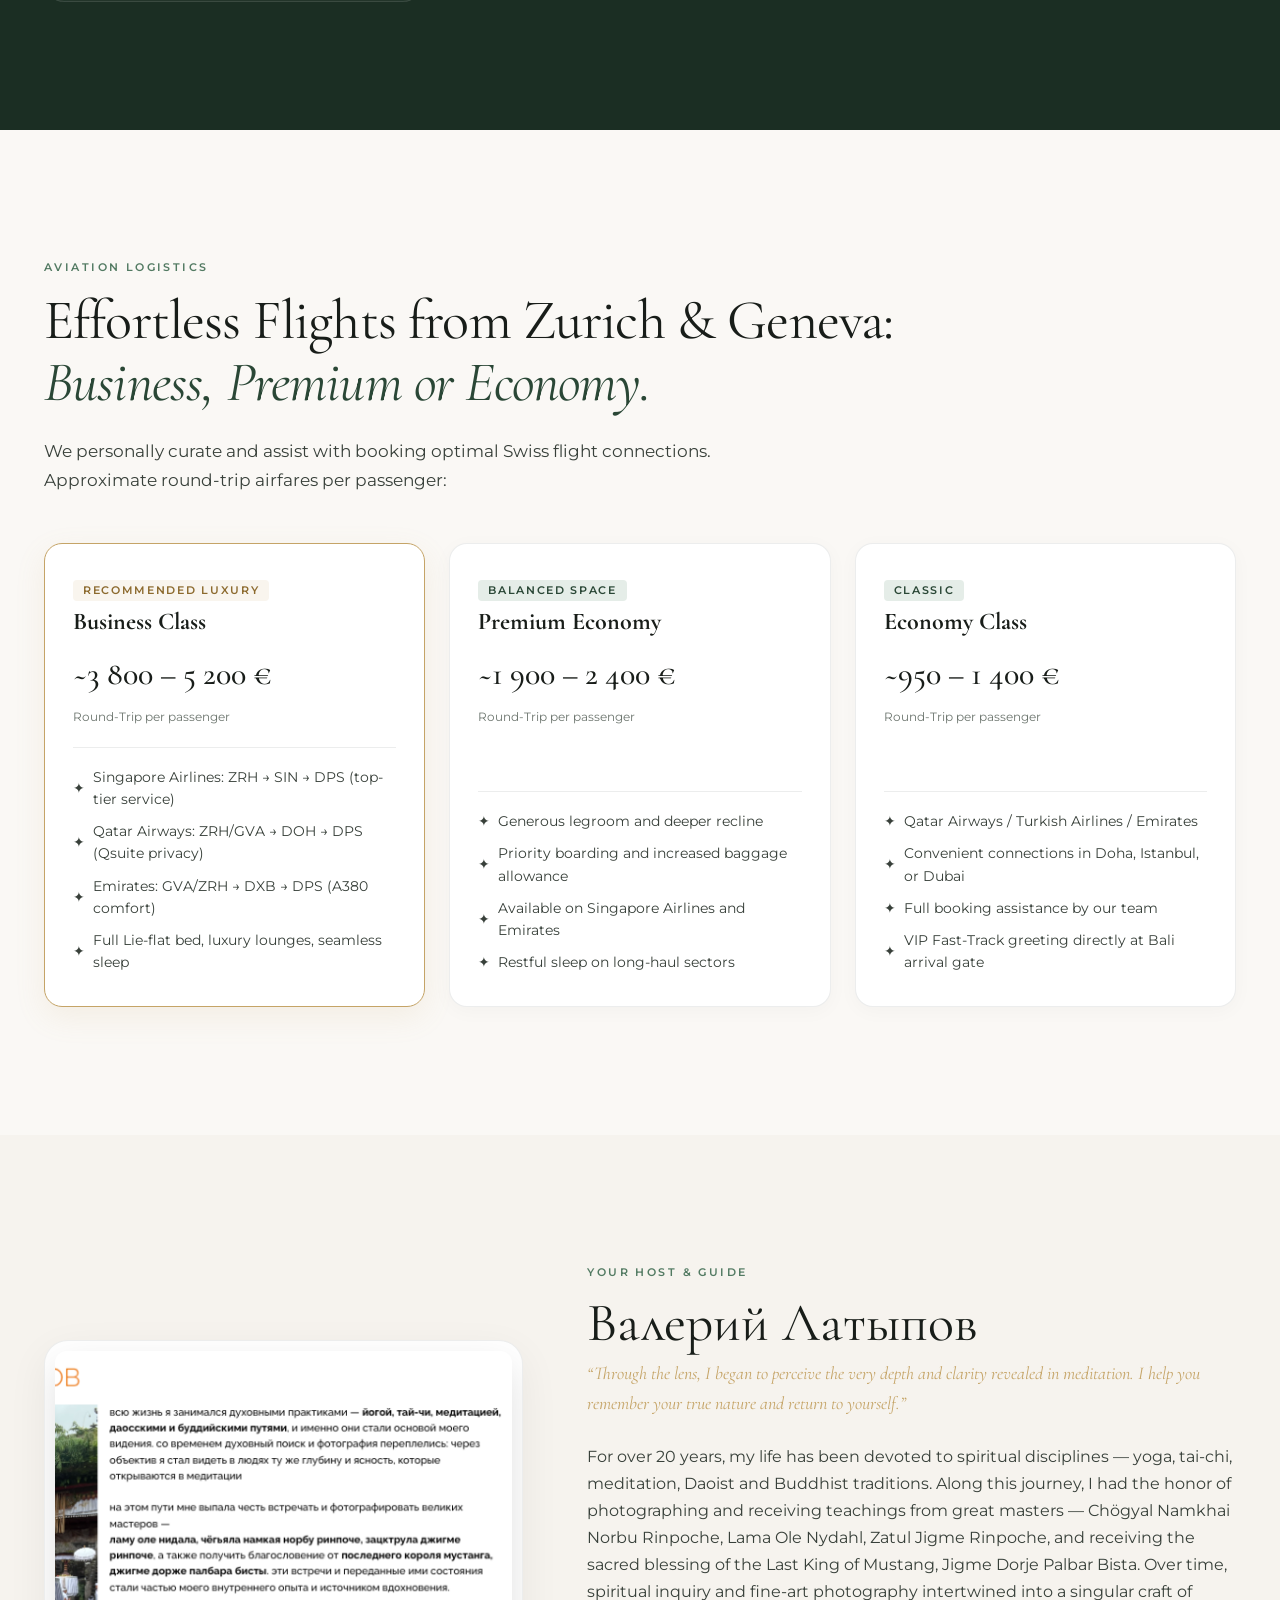
<file: sanctuary.html>
<!DOCTYPE html>
<html lang="en">
<head>
  <meta charset="UTF-8">
  <meta name="viewport" content="width=device-width, initial-scale=1.0">
  <title>Bali Sanctuary: Private Journey — Switzerland VIP Guests</title>
  <meta name="description" content="A private bespoke journey across Bali for distinguished guests from Switzerland. Sensual hedonism, quiet luxury, perfect tranquility, and authentic island depth. Directed by Valeriy Latypov.">
  <link rel="preconnect" href="https://fonts.googleapis.com">
  <link rel="preconnect" href="https://fonts.gstatic.com" crossorigin>
  <link href="https://fonts.googleapis.com/css2?family=Cormorant+Garamond:ital,wght@0,300;0,400;0,500;0,600;1,400;1,500&family=Montserrat:wght@300;400;500;600;700&display=swap" rel="stylesheet">
  
  <style>
    *, *::before, *::after { box-sizing: border-box; margin: 0; padding: 0; }
    :root {
      --bg: #FAF8F5;
      --bg-card: #FFFFFF;
      --bg-alt: #F3EFEA;
      --bg-dark: #121714;
      --bg-emerald: #1B2E23;
      --ink: #181D19;
      --ink-soft: #38403A;
      --ink-muted: #6C756E;
      --ink-faint: #A4ACA6;
      --accent: #2A4736;
      --accent-light: #527A62;
      --accent-soft: #E5EDE8;
      --gold: #C5A467;
      --gold-soft: #F9F5EE;
      --rose: #D98880;
      --line: rgba(24, 29, 25, 0.08);
      --line-strong: rgba(24, 29, 25, 0.16);
      --serif: "Cormorant Garamond", Georgia, serif;
      --sans: "Montserrat", -apple-system, BlinkMacSystemFont, sans-serif;
      --max: 1240px;
      --radius: 16px;
      --shadow-sm: 0 4px 20px rgba(0,0,0,0.03);
      --shadow-md: 0 12px 40px rgba(0,0,0,0.06);
    }
    
    html { scroll-behavior: smooth; font-size: 16px; }
    body {
      background-color: var(--bg);
      color: var(--ink);
      font-family: var(--sans);
      font-weight: 400;
      line-height: 1.65;
      -webkit-font-smoothing: antialiased;
      overflow-x: hidden;
    }
    
    /* Top Floating Island Navigation */
    .nav-wrap {
      position: fixed;
      top: 24px;
      left: 0;
      right: 0;
      z-index: 1000;
      display: flex;
      justify-content: center;
      padding: 0 20px;
      pointer-events: none;
    }
    .nav-island {
      pointer-events: auto;
      background: rgba(250, 248, 245, 0.85);
      backdrop-filter: blur(24px) saturate(180%);
      -webkit-backdrop-filter: blur(24px) saturate(180%);
      border: 1px solid rgba(255, 255, 255, 0.7);
      box-shadow: 0 10px 30px rgba(27, 46, 35, 0.08);
      border-radius: 9999px;
      padding: 10px 24px;
      display: flex;
      align-items: center;
      gap: 32px;
      transition: all 0.3s ease;
    }
    .nav-brand {
      font-family: var(--serif);
      font-size: 19px;
      font-weight: 500;
      letter-spacing: 0.08em;
      color: var(--ink);
      text-decoration: none;
      display: flex;
      align-items: center;
      gap: 8px;
    }
    .nav-brand span { color: var(--gold); font-size: 14px; }
    .nav-links {
      display: flex;
      gap: 24px;
      list-style: none;
    }
    .nav-links a {
      text-decoration: none;
      font-size: 11px;
      font-weight: 600;
      text-transform: uppercase;
      letter-spacing: 0.16em;
      color: var(--ink-soft);
      transition: color 0.2s;
    }
    .nav-links a:hover { color: var(--accent); }
    .nav-actions {
      display: flex;
      align-items: center;
      gap: 16px;
    }
    .lang-switcher {
      display: flex;
      align-items: center;
      gap: 4px;
      font-size: 11px;
      font-weight: 600;
      letter-spacing: 0.12em;
    }
    .lang-btn {
      background: none;
      border: none;
      cursor: pointer;
      color: var(--ink-muted);
      padding: 4px 6px;
      border-radius: 4px;
      font-family: inherit;
      font-size: inherit;
      transition: all 0.2s;
    }
    .lang-btn.active {
      color: var(--accent);
      background: var(--accent-soft);
    }
    .btn-nav {
      background: var(--accent);
      color: #FFF;
      text-decoration: none;
      font-size: 10.5px;
      font-weight: 600;
      text-transform: uppercase;
      letter-spacing: 0.16em;
      padding: 8px 18px;
      border-radius: 9999px;
      transition: background 0.25s, transform 0.2s;
    }
    .btn-nav:hover {
      background: var(--ink);
      transform: translateY(-1px);
    }
    
    @media (max-width: 860px) {
      .nav-links { display: none; }
      .nav-island { gap: 16px; padding: 8px 18px; }
    }

    /* Container */
    .container {
      max-width: var(--max);
      margin: 0 auto;
      padding: 0 24px;
    }

    /* HERO SECTION */
    .hero {
      position: relative;
      min-height: 100vh;
      display: flex;
      align-items: center;
      padding-top: 140px;
      padding-bottom: 80px;
      background: linear-gradient(180deg, #F5F1EB 0%, #FAF8F5 100%);
      overflow: hidden;
    }
    .hero::before {
      content: "";
      position: absolute;
      top: -10%;
      right: -5%;
      width: 650px;
      height: 650px;
      background: radial-gradient(circle, rgba(197, 164, 103, 0.12) 0%, rgba(250, 248, 245, 0) 70%);
      border-radius: 50%;
      pointer-events: none;
    }
    .hero-grid {
      display: grid;
      grid-template-columns: 1.15fr 0.85fr;
      gap: 60px;
      align-items: center;
      position: relative;
      z-index: 2;
    }
    @media (max-width: 980px) {
      .hero-grid { grid-template-columns: 1fr; gap: 48px; }
    }
    .eyebrow-pill {
      display: inline-flex;
      align-items: center;
      gap: 10px;
      background: var(--gold-soft);
      border: 1px solid rgba(197, 164, 103, 0.35);
      padding: 6px 16px;
      border-radius: 9999px;
      font-size: 11px;
      font-weight: 600;
      text-transform: uppercase;
      letter-spacing: 0.18em;
      color: #8C6A2E;
      margin-bottom: 24px;
    }
    .hero-title {
      font-family: var(--serif);
      font-size: clamp(48px, 6.5vw, 84px);
      line-height: 1.02;
      font-weight: 400;
      color: var(--ink);
      letter-spacing: -0.02em;
      margin-bottom: 28px;
    }
    .hero-title em {
      font-style: italic;
      color: var(--accent);
      font-weight: 400;
    }
    .hero-subtitle {
      font-size: clamp(16px, 1.8vw, 19px);
      line-height: 1.7;
      color: var(--ink-soft);
      max-width: 580px;
      margin-bottom: 36px;
    }
    .hero-meta-bar {
      display: flex;
      flex-wrap: wrap;
      gap: 24px;
      padding: 20px 24px;
      background: rgba(255, 255, 255, 0.8);
      border: 1px solid var(--line);
      border-radius: var(--radius);
      box-shadow: var(--shadow-sm);
      margin-bottom: 36px;
    }
    .hero-meta-item {
      display: flex;
      flex-direction: column;
      gap: 4px;
    }
    .meta-lbl {
      font-size: 10px;
      font-weight: 600;
      text-transform: uppercase;
      letter-spacing: 0.16em;
      color: var(--ink-muted);
    }
    .meta-val {
      font-family: var(--serif);
      font-size: 18px;
      font-weight: 600;
      color: var(--accent);
    }
    .hero-ctas {
      display: flex;
      gap: 16px;
      align-items: center;
      flex-wrap: wrap;
    }
    .btn-luxury {
      display: inline-flex;
      align-items: center;
      justify-content: center;
      gap: 12px;
      background: var(--accent);
      color: #FFF;
      text-decoration: none;
      font-size: 12px;
      font-weight: 600;
      text-transform: uppercase;
      letter-spacing: 0.18em;
      padding: 18px 36px;
      border-radius: 9999px;
      border: none;
      cursor: pointer;
      box-shadow: 0 10px 25px rgba(42, 71, 54, 0.25);
      transition: all 0.3s cubic-bezier(0.25, 1, 0.5, 1);
    }
    .btn-luxury:hover {
      background: var(--ink);
      transform: translateY(-2px);
      box-shadow: 0 14px 30px rgba(24, 29, 25, 0.3);
    }
    .btn-secondary {
      display: inline-flex;
      align-items: center;
      justify-content: center;
      background: transparent;
      color: var(--ink);
      text-decoration: none;
      font-size: 12px;
      font-weight: 600;
      text-transform: uppercase;
      letter-spacing: 0.18em;
      padding: 17px 32px;
      border-radius: 9999px;
      border: 1px solid var(--line-strong);
      transition: all 0.25s;
    }
    .btn-secondary:hover {
      border-color: var(--accent);
      color: var(--accent);
      background: rgba(42, 71, 54, 0.04);
    }

    /* Hero Visual Card */
    .hero-media-wrap {
      position: relative;
    }
    .hero-card-double {
      padding: 10px;
      background: #FFFFFF;
      border: 1px solid var(--line);
      border-radius: 24px;
      box-shadow: 0 20px 60px rgba(0,0,0,0.08);
    }
    .hero-img-inner {
      border-radius: 18px;
      overflow: hidden;
      aspect-ratio: 4/5;
      position: relative;
    }
    .hero-img-inner img {
      width: 100%;
      height: 100%;
      object-fit: cover;
      display: block;
      transition: transform 0.8s ease;
    }
    .hero-img-inner:hover img {
      transform: scale(1.03);
    }
    .hero-float-badge {
      position: absolute;
      bottom: 24px;
      left: 24px;
      right: 24px;
      background: rgba(255, 255, 255, 0.92);
      backdrop-filter: blur(16px);
      border-radius: 14px;
      padding: 16px 20px;
      border: 1px solid rgba(255, 255, 255, 0.8);
      display: flex;
      align-items: center;
      gap: 16px;
    }
    .float-icon {
      width: 44px;
      height: 44px;
      border-radius: 50%;
      background: var(--accent-soft);
      display: flex;
      align-items: center;
      justify-content: center;
      color: var(--accent);
      font-size: 20px;
      flex-shrink: 0;
    }
    .float-text h4 {
      font-family: var(--serif);
      font-size: 17px;
      color: var(--ink);
      margin-bottom: 2px;
    }
    .float-text p {
      font-size: 12px;
      color: var(--ink-muted);
    }

    /* SECTION BASICS */
    .section {
      padding: clamp(80px, 10vw, 130px) 0;
      position: relative;
    }
    .section-tag {
      font-size: 11px;
      font-weight: 600;
      text-transform: uppercase;
      letter-spacing: 0.22em;
      color: var(--accent-light);
      margin-bottom: 14px;
      display: block;
    }
    .section-heading {
      font-family: var(--serif);
      font-size: clamp(34px, 4.5vw, 56px);
      line-height: 1.1;
      font-weight: 400;
      color: var(--ink);
      margin-bottom: 24px;
      letter-spacing: -0.015em;
    }
    .section-heading em {
      font-style: italic;
      color: var(--accent);
    }
    .section-sub {
      font-size: 17px;
      line-height: 1.7;
      color: var(--ink-soft);
      max-width: 680px;
    }

    /* 50/50 PILLARS OF LUXURY */
    .pillars-grid {
      display: grid;
      grid-template-columns: 1fr 1fr;
      gap: 32px;
      margin-top: 60px;
    }
    @media (max-width: 860px) {
      .pillars-grid { grid-template-columns: 1fr; }
    }
    .pillar-card {
      background: var(--bg-card);
      border: 1px solid var(--line);
      border-radius: 20px;
      padding: 44px 40px;
      box-shadow: var(--shadow-sm);
      display: flex;
      flex-direction: column;
      justify-content: space-between;
      position: relative;
      overflow: hidden;
      transition: transform 0.3s ease, box-shadow 0.3s ease;
    }
    .pillar-card:hover {
      transform: translateY(-4px);
      box-shadow: var(--shadow-md);
    }
    .pillar-card::before {
      content: "";
      position: absolute;
      top: 0;
      left: 0;
      right: 0;
      height: 3px;
    }
    .pillar-card.hedonism::before { background: linear-gradient(90deg, var(--gold), #E8BE78); }
    .pillar-card.sacred::before { background: linear-gradient(90deg, var(--accent), var(--accent-light)); }
    .pillar-num {
      font-family: var(--serif);
      font-size: 15px;
      font-weight: 600;
      color: var(--gold);
      letter-spacing: 0.1em;
      margin-bottom: 16px;
    }
    .pillar-title {
      font-family: var(--serif);
      font-size: 32px;
      font-weight: 400;
      line-height: 1.15;
      margin-bottom: 18px;
    }
    .pillar-desc {
      font-size: 15px;
      line-height: 1.7;
      color: var(--ink-soft);
      margin-bottom: 28px;
    }
    .pillar-list {
      list-style: none;
      display: flex;
      flex-direction: column;
      gap: 14px;
      border-top: 1px solid var(--line);
      padding-top: 24px;
    }
    .pillar-list li {
      display: flex;
      align-items: flex-start;
      gap: 12px;
      font-size: 14px;
      color: var(--ink-soft);
      line-height: 1.5;
    }
    .pillar-bullet {
      color: var(--gold);
      font-size: 16px;
      line-height: 1;
      margin-top: 2px;
    }

    /* CURATED DAY-BY-DAY JOURNEY */
    .itinerary-section {
      background: #F4EFE9;
    }
    .day-timeline {
      display: flex;
      flex-direction: column;
      gap: 40px;
      margin-top: 60px;
    }
    .day-card {
      background: #FFFFFF;
      border: 1px solid var(--line);
      border-radius: 24px;
      padding: 44px;
      box-shadow: var(--shadow-sm);
      display: grid;
      grid-template-columns: 240px 1fr;
      gap: 48px;
      align-items: start;
      position: relative;
    }
    @media (max-width: 900px) {
      .day-card {
        grid-template-columns: 1fr;
        gap: 24px;
        padding: 32px 24px;
      }
    }
    .day-side {
      display: flex;
      flex-direction: column;
      gap: 12px;
    }
    .day-badge {
      font-size: 11px;
      font-weight: 600;
      text-transform: uppercase;
      letter-spacing: 0.18em;
      color: var(--accent);
      background: var(--accent-soft);
      padding: 4px 12px;
      border-radius: 6px;
      width: fit-content;
    }
    .day-number {
      font-family: var(--serif);
      font-size: 38px;
      font-weight: 400;
      color: var(--ink);
      line-height: 1;
    }
    .day-aesthetic {
      font-family: var(--serif);
      font-style: italic;
      font-size: 14.5px;
      color: var(--gold);
      line-height: 1.45;
      padding-top: 8px;
      border-top: 1px solid var(--line);
    }
    .day-content h3 {
      font-family: var(--serif);
      font-size: 26px;
      font-weight: 500;
      color: var(--ink);
      margin-bottom: 14px;
    }
    .day-content p {
      font-size: 15px;
      line-height: 1.75;
      color: var(--ink-soft);
      margin-bottom: 22px;
    }
    .day-logistics {
      display: inline-flex;
      align-items: center;
      gap: 8px;
      font-size: 12.5px;
      font-weight: 500;
      color: var(--accent);
      background: rgba(42, 71, 54, 0.08);
      border: 1px solid rgba(42, 71, 54, 0.16);
      padding: 6px 14px;
      border-radius: 100px;
      margin-bottom: 16px;
      letter-spacing: 0.02em;
    }
    .day-logistics-icon {
      font-size: 13px;
    }
    .day-highlights {
      display: grid;
      grid-template-columns: repeat(auto-fit, minmax(220px, 1fr));
      gap: 14px;
      background: var(--bg);
      border-radius: 14px;
      padding: 18px 22px;
      border: 1px solid var(--line);
    }
    .highlight-item {
      display: flex;
      align-items: center;
      gap: 10px;
      font-size: 13.5px;
      color: var(--ink-soft);
    }
    .highlight-item span {
      color: var(--accent);
      font-weight: 600;
    }

    /* BESPOKE FREEDOM & CUSTOMIZATIONS SECTION (The user's key wish) */
    .custom-section {
      background: var(--bg-emerald);
      color: #FAFAF7;
      position: relative;
      overflow: hidden;
    }
    .custom-section::after {
      content: "";
      position: absolute;
      bottom: -20%;
      right: -10%;
      width: 500px;
      height: 500px;
      background: radial-gradient(circle, rgba(197, 164, 103, 0.15) 0%, transparent 70%);
      pointer-events: none;
    }
    .custom-header {
      text-align: center;
      max-width: 780px;
      margin: 0 auto 60px;
    }
    .custom-header .section-tag { color: var(--gold); }
    .custom-header .section-heading { color: #FAFAF7; }
    .custom-header .section-sub { color: rgba(250, 250, 247, 0.7); margin: 0 auto; }
    
    .custom-grid {
      display: grid;
      grid-template-columns: repeat(3, 1fr);
      gap: 28px;
    }
    @media (max-width: 900px) {
      .custom-grid { grid-template-columns: 1fr; }
    }
    .custom-card {
      background: rgba(255, 255, 255, 0.04);
      border: 1px solid rgba(255, 255, 255, 0.1);
      border-radius: 20px;
      padding: 36px 30px;
      display: flex;
      flex-direction: column;
      justify-content: space-between;
      backdrop-filter: blur(12px);
      transition: all 0.3s ease;
    }
    .custom-card:hover {
      background: rgba(255, 255, 255, 0.07);
      border-color: rgba(197, 164, 103, 0.4);
      transform: translateY(-4px);
    }
    .custom-icon {
      font-size: 28px;
      margin-bottom: 20px;
      display: inline-block;
    }
    .custom-card h3 {
      font-family: var(--serif);
      font-size: 23px;
      font-weight: 400;
      color: #FAFAF7;
      margin-bottom: 12px;
    }
    .custom-card p {
      font-size: 14px;
      line-height: 1.65;
      color: rgba(250, 250, 247, 0.7);
      margin-bottom: 24px;
    }
    .custom-tag {
      font-size: 10.5px;
      font-weight: 600;
      letter-spacing: 0.16em;
      text-transform: uppercase;
      color: var(--gold);
      padding: 6px 12px;
      background: rgba(197, 164, 103, 0.12);
      border-radius: 6px;
      width: fit-content;
    }

    /* FLIGHT & LOGISTICS FROM SWITZERLAND */
    .logistics-section {
      background: var(--bg);
    }
    .flight-grid {
      display: grid;
      grid-template-columns: repeat(3, 1fr);
      gap: 24px;
      margin-top: 48px;
    }
    @media (max-width: 860px) {
      .flight-grid { grid-template-columns: 1fr; }
    }
    .flight-card {
      background: #FFFFFF;
      border: 1px solid var(--line);
      border-radius: 18px;
      padding: 32px 28px;
      box-shadow: var(--shadow-sm);
      display: flex;
      flex-direction: column;
      justify-content: space-between;
      position: relative;
    }
    .flight-card.popular {
      border-color: var(--gold);
      box-shadow: 0 10px 30px rgba(197, 164, 103, 0.12);
    }
    .flight-class-badge {
      font-size: 10.5px;
      font-weight: 600;
      text-transform: uppercase;
      letter-spacing: 0.16em;
      color: var(--accent);
      background: var(--accent-soft);
      padding: 4px 10px;
      border-radius: 4px;
      width: fit-content;
      margin-bottom: 14px;
    }
    .flight-card.popular .flight-class-badge {
      color: #8C6A2E;
      background: var(--gold-soft);
    }
    .flight-price {
      font-family: var(--serif);
      font-size: 32px;
      font-weight: 500;
      color: var(--ink);
      margin-bottom: 6px;
    }
    .flight-price-note {
      font-size: 12px;
      color: var(--ink-muted);
      margin-bottom: 20px;
    }
    .flight-details {
      list-style: none;
      display: flex;
      flex-direction: column;
      gap: 10px;
      border-top: 1px solid var(--line);
      padding-top: 18px;
      font-size: 13.5px;
      color: var(--ink-soft);
    }
    .flight-details li {
      display: flex;
      align-items: center;
      gap: 8px;
    }

    /* GUIDE & CREDENTIALS SECTION */
    .guide-section {
      background: #F6F3EE;
    }
    .guide-grid {
      display: grid;
      grid-template-columns: 0.85fr 1.15fr;
      gap: 64px;
      align-items: center;
    }
    @media (max-width: 860px) {
      .guide-grid { grid-template-columns: 1fr; gap: 40px; }
    }
    .guide-photo-box {
      border-radius: 24px;
      overflow: hidden;
      box-shadow: var(--shadow-md);
      background: #FFF;
      padding: 10px;
      border: 1px solid var(--line);
    }
    .guide-photo-box img {
      width: 100%;
      aspect-ratio: 3/4;
      object-fit: cover;
      border-radius: 16px;
    }
    .guide-content h2 {
      font-family: var(--serif);
      font-size: clamp(34px, 4.5vw, 54px);
      font-weight: 400;
      line-height: 1.05;
      margin-bottom: 8px;
    }
    .guide-credo {
      font-family: var(--serif);
      font-style: italic;
      font-size: 18px;
      color: var(--gold);
      margin-bottom: 24px;
    }
    .guide-bio {
      font-size: 15.5px;
      line-height: 1.75;
      color: var(--ink-soft);
      margin-bottom: 28px;
    }
    .guide-stats {
      display: grid;
      grid-template-columns: repeat(3, 1fr);
      gap: 16px;
      border-top: 1px solid var(--line);
      border-bottom: 1px solid var(--line);
      padding: 20px 0;
      margin-bottom: 28px;
    }
    .g-stat-num {
      font-family: var(--serif);
      font-size: 26px;
      font-weight: 600;
      color: var(--accent);
      line-height: 1;
      margin-bottom: 4px;
    }
    .g-stat-lbl {
      font-size: 10px;
      text-transform: uppercase;
      letter-spacing: 0.14em;
      color: var(--ink-muted);
      font-weight: 500;
    }

    /* SANCTUARY ATLAS & PLACES OF POWER */
    .atlas-section {
      background: #FAF8F5;
      border-top: 1px solid var(--line);
      border-bottom: 1px solid var(--line);
    }
    .atlas-grid {
      display: grid;
      grid-template-columns: repeat(auto-fit, minmax(360px, 1fr));
      gap: 28px;
      margin-top: 40px;
    }
    @media (max-width: 600px) {
      .atlas-grid { grid-template-columns: 1fr; }
    }
    .place-card {
      background: #FFFFFF;
      border: 1px solid var(--line);
      border-radius: 20px;
      padding: clamp(26px, 3.5vw, 36px);
      box-shadow: var(--shadow-sm);
      display: flex;
      flex-direction: column;
      justify-content: space-between;
      transition: transform 0.25s ease, box-shadow 0.25s ease, border-color 0.25s ease;
    }
    .place-card:hover {
      transform: translateY(-3px);
      box-shadow: var(--shadow-md);
      border-color: rgba(42, 71, 54, 0.25);
    }
    .place-card-top {
      margin-bottom: 20px;
    }
    .place-header-row {
      display: flex;
      justify-content: space-between;
      align-items: center;
      margin-bottom: 14px;
      gap: 12px;
      flex-wrap: wrap;
    }
    .place-tag {
      font-size: 10px;
      font-weight: 700;
      letter-spacing: 0.16em;
      text-transform: uppercase;
      padding: 5px 12px;
      border-radius: 9999px;
      background: var(--accent-soft);
      color: var(--accent);
    }
    .place-tag.sacred { background: #E8F0EC; color: #1E382B; }
    .place-tag.hotel { background: #F6EFE6; color: #8A682D; }
    .place-tag.nature { background: #E6EFF2; color: #2B596A; }
    .place-tag.art { background: #F4EBF6; color: #642E6E; }
    .place-tag.salon { background: #FAF2E6; color: #8F601D; }
    .place-altitude {
      font-size: 11.5px;
      color: var(--ink-muted);
      font-weight: 500;
    }
    .place-title {
      font-family: var(--serif);
      font-size: 24px;
      font-weight: 500;
      color: var(--ink);
      line-height: 1.25;
      margin-bottom: 8px;
    }
    .place-subtitle {
      font-size: 13px;
      font-style: italic;
      color: var(--gold);
      margin-bottom: 14px;
      font-family: var(--serif);
    }
    .place-desc {
      font-size: 13.5px;
      color: var(--ink-soft);
      line-height: 1.6;
      margin-bottom: 18px;
    }
    .place-curator-note {
      background: #FDFBF7;
      border-left: 3px solid var(--gold);
      padding: 12px 16px;
      border-radius: 0 10px 10px 0;
      font-size: 12.5px;
      color: var(--ink-soft);
      line-height: 1.45;
      margin-top: auto;
    }
    .place-curator-note strong {
      color: var(--ink);
      font-weight: 600;
    }

    /* INVESTMENT & DUAL TIER SECTION */
    .invest-section {
      background: var(--bg);
    }
    .tier-comparison-wrap {
      margin-bottom: 50px;
    }
    .tiers-grid {
      display: grid;
      grid-template-columns: 1fr 1fr;
      gap: 30px;
      margin-top: 36px;
    }
    @media (max-width: 900px) {
      .tiers-grid { grid-template-columns: 1fr; }
    }
    .tier-card {
      background: #FFFFFF;
      border: 1px solid var(--line);
      border-radius: 24px;
      padding: clamp(30px, 4vw, 44px);
      box-shadow: var(--shadow-sm);
      display: flex;
      flex-direction: column;
      justify-content: space-between;
      position: relative;
      transition: transform 0.3s ease, box-shadow 0.3s ease, border-color 0.3s ease;
    }
    .tier-card:hover {
      transform: translateY(-4px);
      box-shadow: var(--shadow-md);
      border-color: rgba(42, 71, 54, 0.25);
    }
    .tier-card.featured {
      border: 2px solid var(--gold);
      background: linear-gradient(180deg, #FFFFFF 0%, #FAF8F5 100%);
    }
    .tier-badge {
      display: inline-block;
      align-self: flex-start;
      font-size: 10.5px;
      font-weight: 700;
      letter-spacing: 0.16em;
      text-transform: uppercase;
      padding: 6px 14px;
      border-radius: 9999px;
      margin-bottom: 20px;
      background: var(--accent-soft);
      color: var(--accent);
    }
    .tier-card.featured .tier-badge {
      background: #F4E8D1;
      color: #8C6A2E;
    }
    .tier-title {
      font-family: var(--serif);
      font-size: 28px;
      font-weight: 500;
      color: var(--ink);
      margin-bottom: 6px;
    }
    .tier-duration {
      font-size: 13.5px;
      color: var(--ink-muted);
      margin-bottom: 20px;
    }
    .tier-price-row {
      display: flex;
      align-items: baseline;
      gap: 12px;
      margin-bottom: 12px;
    }
    .tier-price {
      font-family: var(--serif);
      font-size: clamp(40px, 5vw, 56px);
      font-weight: 500;
      color: var(--accent);
      line-height: 1;
    }
    .tier-price-note {
      font-size: 13px;
      color: var(--ink-muted);
    }
    .tier-highlights-list {
      list-style: none;
      display: flex;
      flex-direction: column;
      gap: 12px;
      margin: 28px 0;
      padding-top: 24px;
      border-top: 1px solid var(--line);
    }
    .tier-highlights-list li {
      display: flex;
      align-items: flex-start;
      gap: 10px;
      font-size: 14px;
      color: var(--ink-soft);
      line-height: 1.45;
    }
    .tier-highlights-list li span.chk {
      color: var(--accent);
      font-weight: 700;
      font-size: 14px;
    }

    /* TRANSPARENT COST LEDGER */
    .ledger-wrap {
      background: #FFFFFF;
      border: 1px solid var(--line);
      border-radius: 24px;
      padding: clamp(32px, 4vw, 48px);
      margin-bottom: 50px;
      box-shadow: var(--shadow-sm);
    }
    .ledger-header {
      margin-bottom: 28px;
    }
    .ledger-header h3 {
      font-family: var(--serif);
      font-size: 26px;
      font-weight: 500;
      margin-bottom: 8px;
    }
    .ledger-header p {
      font-size: 14px;
      color: var(--ink-muted);
    }
    .ledger-table {
      width: 100%;
      border-collapse: collapse;
      font-size: 13.5px;
    }
    .ledger-table th {
      text-align: left;
      padding: 14px 16px;
      font-size: 11px;
      font-weight: 600;
      letter-spacing: 0.12em;
      text-transform: uppercase;
      color: var(--ink-muted);
      border-bottom: 1px solid var(--line-strong);
      background: var(--bg-alt);
    }
    .ledger-table th:first-child { border-top-left-radius: 10px; border-bottom-left-radius: 10px; }
    .ledger-table th:last-child { border-top-right-radius: 10px; border-bottom-right-radius: 10px; }
    .ledger-table td {
      padding: 16px;
      border-bottom: 1px solid var(--line);
      color: var(--ink-soft);
      vertical-align: top;
    }
    .ledger-item-title {
      font-weight: 600;
      color: var(--ink);
      margin-bottom: 3px;
    }
    .ledger-item-desc {
      font-size: 12.5px;
      color: var(--ink-muted);
      line-height: 1.4;
    }
    .ledger-val {
      font-weight: 600;
      color: var(--accent);
      white-space: nowrap;
    }
    .ledger-table tr.total-row td {
      border-bottom: none;
      border-top: 2px solid var(--accent);
      padding-top: 20px;
      font-weight: 700;
      color: var(--ink);
      font-size: 15px;
    }
    .ledger-table tr.total-row .ledger-val {
      font-size: 18px;
      color: var(--accent);
    }

    /* PERSONAL QUOTE BOX */
    .personal-quote-card {
      background: #FDFBF7;
      border: 1px solid rgba(197, 164, 103, 0.35);
      border-left: 4px solid var(--gold);
      border-radius: 16px;
      padding: 24px 28px;
      margin: 24px 0;
      display: flex;
      gap: 18px;
      align-items: flex-start;
    }
    .quote-icon {
      font-family: var(--serif);
      font-size: 32px;
      line-height: 1;
      color: var(--gold);
      flex-shrink: 0;
    }
    .quote-text {
      font-family: var(--serif);
      font-size: 19px;
      font-style: italic;
      color: var(--ink-soft);
      line-height: 1.55;
      margin-bottom: 8px;
    }
    .quote-author {
      font-family: var(--sans);
      font-size: 11.5px;
      font-weight: 600;
      letter-spacing: 0.14em;
      text-transform: uppercase;
      color: var(--accent);
    }

    /* INQUIRY BOX */
    .invest-card-main {
      background: #FFFFFF;
      border: 1px solid var(--line);
      border-radius: 28px;
      padding: clamp(36px, 5vw, 64px);
      box-shadow: var(--shadow-md);
      display: grid;
      grid-template-columns: 1.15fr 0.85fr;
      gap: 60px;
      align-items: center;
    }
    @media (max-width: 900px) {
      .invest-card-main { grid-template-columns: 1fr; gap: 40px; }
    }
    .inquiry-box {
      background: #FAF8F5;
      border: 1px solid var(--line);
      border-radius: 20px;
      padding: 36px 32px;
    }
    .inquiry-box h3 {
      font-family: var(--serif);
      font-size: 26px;
      font-weight: 400;
      margin-bottom: 8px;
    }
    .inquiry-box p {
      font-size: 13.5px;
      color: var(--ink-muted);
      margin-bottom: 24px;
      line-height: 1.5;
    }
    .contact-btns {
      display: flex;
      flex-direction: column;
      gap: 12px;
    }
    .btn-tg {
      display: flex;
      align-items: center;
      justify-content: center;
      gap: 10px;
      background: #2AABEE;
      color: #FFF;
      text-decoration: none;
      padding: 16px;
      border-radius: 12px;
      font-size: 12px;
      font-weight: 600;
      letter-spacing: 0.12em;
      text-transform: uppercase;
      transition: opacity 0.2s;
    }
    .btn-tg:hover { opacity: 0.9; }
    .btn-wa {
      display: flex;
      align-items: center;
      justify-content: center;
      gap: 10px;
      background: #25D366;
      color: #FFF;
      text-decoration: none;
      padding: 16px;
      border-radius: 12px;
      font-size: 12px;
      font-weight: 600;
      letter-spacing: 0.12em;
      text-transform: uppercase;
      transition: opacity 0.2s;
    }
    .btn-wa:hover { opacity: 0.9; }
    .direct-phone {
      text-align: center;
      margin-top: 16px;
      font-size: 13px;
      color: var(--ink-muted);
    }
    .direct-phone a {
      color: var(--ink);
      font-weight: 600;
      text-decoration: none;
    }

    /* FOOTER */
    .footer {
      background: var(--bg-dark);
      color: rgba(250, 250, 247, 0.6);
      padding: 48px 0;
      font-size: 13px;
      border-top: 1px solid rgba(255, 255, 255, 0.08);
    }
    .footer-inner {
      display: flex;
      justify-content: space-between;
      align-items: center;
      flex-wrap: wrap;
      gap: 20px;
    }
    .footer-logo {
      font-family: var(--serif);
      font-size: 18px;
      color: #FAFAF7;
      letter-spacing: 0.05em;
    }
    .footer-logo span { color: var(--gold); }
  </style>
</head>
<body>

  <!-- Floating Island Navigation -->
  <div class="nav-wrap">
    <nav class="nav-island">
      <a href="#" class="nav-brand">BALI SANCTUARY <span>✦</span></a>
      <ul class="nav-links">
        <li><a href="#philosophy" data-ru="Концепция" data-en="Philosophy">Philosophy</a></li>
        <li><a href="#journey" data-ru="Программа" data-en="Route">Route</a></li>
        <li><a href="#sanctuaries" data-ru="Места и Отели" data-en="Sanctuaries">Sanctuaries</a></li>
        <li><a href="#custom" data-ru="Варианты отдыха" data-en="Bespoke Options">Bespoke Options</a></li>
        <li><a href="#logistics" data-ru="Перелет из Швейцарии" data-en="Flights">Flights</a></li>
        <li><a href="#investment" data-ru="Тарифы" data-en="Pricing">Pricing</a></li>
        <li><a href="#guide" data-ru="Проводник" data-en="Your Host">Your Host</a></li>
      </ul>
      <div class="nav-actions">
        <div class="lang-switcher">
          <button class="lang-btn active" onclick="setLanguage('en')">EN</button>
          <span>/</span>
          <button class="lang-btn" onclick="setLanguage('ru')">RU</button>
        </div>
        <a href="#inquire" class="btn-nav" data-ru="Обсудить" data-en="Inquire">Inquire</a>
      </div>
    </nav>
  </div>

  <!-- HERO SECTION -->
  <section class="hero">
    <div class="container">
      <div class="hero-grid">
        <div class="hero-text">
          <div class="eyebrow-pill" data-ru="Швейцария ⇄ Бали · Приватный формат для двоих" data-en="Switzerland ⇄ Bali · Bespoke Journey for Two">
            Switzerland ⇄ Bali · Bespoke Journey for Two
          </div>
          <h1 class="hero-title">
            <span data-ru="Красота, гедонизм и" data-en="Sensual luxury, quiet beauty, and">Sensual luxury, quiet beauty, and</span><br>
            <em data-ru="абсолютный покой." data-en="perfect tranquility.">perfect tranquility.</em>
          </h1>
          <p class="hero-subtitle" data-ru="Приватное путешествие по Бали (на 5 или 7 дней) для гостей из Швейцарии. Архитектура замедления: камерные садово-речные резиденции Premium & 5★ и уединенные виллы в джунглях, термы у вулкана, королевские спа-ритуалы, авторская гастрономия и бережная сакральная глубина без показной эзотерики." data-en="A private bespoke sanctuary in Bali (5 or 7 days) for distinguished guests from Switzerland. The architecture of slow living: curated Premium & 5★ garden residences, highland hot springs, royal rose petal spas, signature gastronomy, and gentle sacred depth.">
            A private bespoke sanctuary in Bali (5 or 7 days) for distinguished guests from Switzerland. The architecture of slow living: curated Premium & 5★ garden residences, highland hot springs, royal rose petal spas, signature gastronomy, and gentle sacred depth.
          </p>

          <div class="personal-quote-card">
            <div class="quote-icon">“</div>
            <div>
              <div class="quote-text" data-ru="«Я абсолютно открыт к диалогу. Давайте созвонимся, вы поделитесь тем, как видите свой идеальный отдых, и я соберу программу специально под вас. Мы учтем всё: от уровня 5-звездочных отелей до ритма поездок.»" data-en="“I am completely open to dialogue. Let us connect on a call—tell me about your dream escape, and I will curate a journey specifically for you, balancing premium 5-star comfort with the perfect rhythm.”">
                “I am completely open to dialogue. Let us connect on a call—tell me about your dream escape, and I will curate a journey specifically for you, balancing premium 5-star comfort with the perfect rhythm.”
              </div>
              <div class="quote-author" data-ru="— Валерий Латыпов, ваш проводник" data-en="— Valeriy Latypov, your host">— Valeriy Latypov, your host</div>
            </div>
          </div>
          
          <div class="hero-meta-bar">
            <div class="hero-meta-item">
              <span class="meta-lbl" data-ru="Формат" data-en="Format">Format</span>
              <span class="meta-val" data-ru="Приватно (2 гостя)" data-en="Private (2 guests)">Private (2 guests)</span>
            </div>
            <div class="hero-meta-item">
              <span class="meta-lbl" data-ru="Длительность" data-en="Duration">Duration</span>
              <span class="meta-val" data-ru="7 дней или 5 дней" data-en="7 Days or 5 Days">7 Days or 5 Days</span>
            </div>
            <div class="hero-meta-item">
              <span class="meta-lbl" data-ru="Инвестиция" data-en="Investment">Investment</span>
              <span class="meta-val" data-ru="21 000 € / 15 000 €" data-en="€21,000 / €15,000">€21,000 / €15,000</span>
            </div>
            <div class="hero-meta-item">
              <span class="meta-lbl" data-ru="Проводник" data-en="Host">Host</span>
              <span class="meta-val" data-ru="Валерий Латыпов" data-en="Valeriy Latypov">Valeriy Latypov</span>
            </div>
          </div>

          <div class="hero-ctas">
            <a href="#journey" class="btn-luxury" data-ru="Смотреть программу →" data-en="Explore Routes →">Explore Routes →</a>
            <a href="#investment" class="btn-secondary" data-ru="Тарифы и расчеты" data-en="Pricing & Ledger">Pricing & Ledger</a>
          </div>
        </div>

        <div class="hero-media-wrap">
          <div class="hero-card-double">
            <div class="hero-img-inner">
              <img src="/images/portrait2.jpg" alt="Feminine Beauty and Ocean Serenity in Bali">
              <div class="hero-float-badge">
                <div class="float-icon">🌸</div>
                <div class="float-text">
                  <h4 data-ru="50/50 Гармония" data-en="50/50 Balance">50/50 Balance</h4>
                  <p data-ru="Чувственный комфорт & сакральный покой" data-en="Sensual hedonism meets authentic stillness">Sensual hedonism meets authentic stillness</p>
                </div>
              </div>
            </div>
          </div>
        </div>
      </div>
    </div>
  </section>

  <!-- SECTION 1: PHILOSOPHY 50/50 -->
  <section class="section" id="philosophy">
    <div class="container">
      <span class="section-tag" data-ru="ДНК Путешествия" data-en="The Core Concept">The Core Concept</span>
      <h2 class="section-heading">
        <span data-ru="Гедонизм и сакральная глубина:" data-en="Hedonism and sacred depth:">Hedonism and sacred depth:</span><br>
        <em data-ru="Никаких крайностей." data-en="Perfect equilibrium.">Perfect equilibrium.</em>
      </h2>
      <p class="section-sub" data-ru="Мы убрали все стереотипы о «тяжелой духовности», ранних аскетичных подъемах и искусственных ритуалах. Это путешествие построено на бережном диалоге с телом, визуальном наслаждении и настоящей магии острова." data-en="We have eliminated all stereotypes of austere spiritual bootcamps and commercialized tourist shows. This journey is sculpted around intuitive slow living, aesthetic pleasure, and genuine Balinese wisdom.">
        We have eliminated all stereotypes of austere spiritual bootcamps and commercialized tourist shows. This journey is sculpted around intuitive slow living, aesthetic pleasure, and genuine Balinese wisdom.
      </p>

      <div class="pillars-grid">
        <!-- Pillar 1 -->
        <div class="pillar-card hedonism">
          <div>
            <div class="pillar-num">01 / QUIET LUXURY</div>
            <h3 class="pillar-title" data-ru="Чувственный гедонизм и спа-эстетика" data-en="Sensory Hedonism & Spa Artistry">Sensory Hedonism & Spa Artistry</h3>
            <p class="pillar-desc" data-ru="Роскошные уединенные виллы над каньонами рек и бирюзовым океаном. Цветочные ванны из сотен свежих роз, расслабляющие многочасовые балийские массажи, свежие мангостины и авторские ужины при свечах." data-en="Private luxury villas secluded in jungle canopies and on ocean cliffs. Elaborate flower baths of fresh rose petals, hours-long signature spa treatments, exotic tropical fruits, and candlelit dinners at award-winning culinary ateliers.">
              Private luxury villas secluded in jungle canopies and on ocean cliffs. Elaborate flower baths of fresh rose petals, hours-long signature spa treatments, exotic tropical fruits, and candlelit dinners at award-winning culinary ateliers.
            </p>
          </div>
          <ul class="pillar-list">
            <li><span class="pillar-bullet">✦</span> <span data-ru="Уединенные инфинити-бассейны среди джунглей Убуда и приватные виллы у океана" data-en="Private infinity pools secluded in Ubud jungles and oceanfront boutique villas">Private infinity pools secluded in Ubud jungles and oceanfront boutique villas</span></li>
            <li><span class="pillar-bullet">✦</span> <span data-ru="Ванны с лепестками роз и фирменные травяные скрабы Lulur" data-en="Fresh rose petal baths and ancient herbal Lulur body rituals">Fresh rose petal baths and ancient herbal Lulur body rituals</span></li>
            <li><span class="pillar-bullet">✦</span> <span data-ru="Гастрономия: отборные фермерские продукты и шеф-сеты (Mozaic / Locavore)" data-en="Fine gastronomy: organic island produce and chef tasting menus">Fine gastronomy: organic island produce and chef tasting menus</span></li>
          </ul>
        </div>

        <!-- Pillar 2 -->
        <div class="pillar-card sacred">
          <div>
            <div class="pillar-num">02 / SACRED STILLNESS</div>
            <h3 class="pillar-title" data-ru="Бережная глубина без фальши" data-en="Gentle Sacred Depth without Pretension">Gentle Sacred Depth without Pretension</h3>
            <p class="pillar-desc" data-ru="Доступ к подлинной традиции, который невозможно купить на туристических сайтах. Валерий говорит на индонезийском и знаком с хранителями острова лично. Водное очищение Мелукат в скрытых храмах силы и звук поющих чаш." data-en="Direct access to authentic Balinese lineage that cannot be booked online. Valeriy speaks Indonesian and holds personal trust with hereditary island priests. Sacred Melukat water cleansing in untouched spring sanctuaries and singing bowl sound healing.">
              Direct access to authentic Balinese lineage that cannot be booked online. Valeriy speaks Indonesian and holds personal trust with hereditary island priests. Sacred Melukat water cleansing in untouched spring sanctuaries and singing bowl sound healing.
            </p>
          </div>
          <ul class="pillar-list">
            <li><span class="pillar-bullet">✦</span> <span data-ru="Аутентичный Мелукат: смывание ментальной усталости в священных источниках" data-en="Authentic Melukat: washing away mental clutter in sacred spring waters">Authentic Melukat: washing away mental clutter in sacred spring waters</span></li>
            <li><span class="pillar-bullet">✦</span> <span data-ru="Встреча с потомственными хранителями (Манку) и сакральными клинками Крис" data-en="Audience with traditional priests (Mangku) and ancestral Keris relics">Audience with traditional priests (Mangku) and ancestral Keris relics</span></li>
            <li><span class="pillar-bullet">✦</span> <span data-ru="Индивидуальная звукотерапия тибетскими чашами у личного бассейна" data-en="Private Tibetan singing bowl acoustic therapy by your private pool">Private Tibetan singing bowl acoustic therapy by your private pool</span></li>
          </ul>
        </div>
      </div>
    </div>
  </section>

  <!-- SECTION 2: 7-DAY ROUTE -->
  <section class="section itinerary-section" id="journey">
    <div class="container">
      <span class="section-tag" data-ru="День за днём" data-en="The Narrative">The Narrative</span>
      <h2 class="section-heading">
        <span data-ru="7 дней вдохновения:" data-en="7 Days of Inspiration:">7 Days of Inspiration:</span><br>
        <em data-ru="Кинематографичный маршрут." data-en="A cinematic immersion.">A cinematic immersion.</em>
      </h2>
      <p class="section-sub" data-ru="Каждый день выстроен как гармоничная глава: от выдоха после трансконтинентального рейса до сияния в закатных лучах океана." data-en="Each day unfolds as a seamless chapter: from the gentle unwinding after your Swiss flight to golden radiance by the Indian Ocean.">
        Each day unfolds as a seamless chapter: from the gentle unwinding after your Swiss flight to golden radiance by the Indian Ocean.
      </p>

      <div class="day-timeline">
        <!-- Day 1 -->
        <div class="day-card">
          <div class="day-side">
            <span class="day-badge" data-ru="День 01" data-en="Day 01">Day 01</span>
            <div class="day-number" data-ru="Прибытие" data-en="Arrival">Arrival</div>
            <div class="day-aesthetic" data-ru="Аромат франжипани, прохладный кокос и первый глубокий выдох." data-en="Frangipani breeze, chilled coconut, and the first deep exhale.">
              Frangipani breeze, chilled coconut, and the first deep exhale.
            </div>
          </div>
          <div class="day-content">
            <h3 data-ru="Шёпот джунглей и мягкий вход: Убуд без спешки" data-en="Jungle Whispers & The Architecture of Slowing Down">Jungle Whispers & The Architecture of Slowing Down</h3>
            <div class="day-logistics">
              <span class="day-logistics-icon">🚗</span>
              <strong data-ru="Логистика дня:" data-en="Daily Route:">Логистика дня:</strong>
              <span data-ru="Аэропорт Денпасар (DPS) → Убуд · 38 км · ~50 мин (прямой скоростной трансфер без заторов)" data-en="DPS Airport → Ubud · 38 km · ~50 min (smooth direct highway transfer, no traffic)">Аэропорт Денпасар (DPS) → Убуд · 38 км · ~50 мин (прямой скоростной трансфер без заторов)</span>
            </div>
            <p data-ru="VIP Fast-Track встреча в аэропорту Денпасара прямо у рукава самолета дипломатическим коридором, помощь портье с багажом и отдых в лаунже. Комфортный прямой трансфер в Убуд (ровно 50 минут на кондиционированном представительском SUV Toyota Innova Zenix). Размещение в камерной резиденции среди изумрудных садов и тихих рисовых террас Убуда (категория Suite Premium & 5★). Приветственный массаж ног с натуральными маслами лотоса для снятия перелетной усталости, свежие мангостины и неспешный ужин при свечах на террасе." data-en="VIP Fast-Track airbridge greeting in Denpasar through diplomatic lines, luggage porter concierge, and lounge access. A smooth 50-minute private transfer in an executive Toyota Innova Zenix SUV directly to Ubud. Check-in to a secluded Premium & 5★ garden suite retreat nestled in verdant rice paddies. Post-flight lotus foot massage, chilled exotic fruits, and a gentle candlelit welcome dinner on your private terrace.">
              VIP Fast-Track airbridge greeting in Denpasar through diplomatic lines, luggage porter concierge, and lounge access. A smooth 50-minute private transfer in an executive Toyota Innova Zenix SUV directly to Ubud. Check-in to a secluded Premium & 5★ garden suite retreat nestled in verdant rice paddies. Post-flight lotus foot massage, chilled exotic fruits, and a gentle candlelit welcome dinner on your private terrace.
            </p>
            <div class="day-highlights">
              <div class="highlight-item"><span>✦</span> <span data-ru="VIP Fast-Track у трапа & Лаунж" data-en="VIP Airbridge Fast-Track & Lounge">VIP Airbridge Fast-Track & Lounge</span></div>
              <div class="highlight-item"><span>✦</span> <span data-ru="Трансфер 50 мин без пробок" data-en="Smooth 50-min direct transfer">Smooth 50-min direct transfer</span></div>
              <div class="highlight-item"><span>✦</span> <span data-ru="Восстанавливающий массаж ног" data-en="Post-flight restorative massage">Post-flight restorative massage</span></div>
            </div>
          </div>
        </div>

        <!-- Day 2 -->
        <div class="day-card">
          <div class="day-side">
            <span class="day-badge" data-ru="День 02" data-en="Day 02">Day 02</span>
            <div class="day-number" data-ru="Культура" data-en="Art & Lore">Art & Lore</div>
            <div class="day-aesthetic" data-ru="Ванна из роз, пирамиды звука на водных кроватях и живые ремесла." data-en="A bath of roses, sonic water bed pyramids, and living craft traditions.">
              A bath of roses, sonic water bed pyramids, and living craft traditions.
            </div>
          </div>
          <div class="day-content">
            <h3 data-ru="Королевский спа, пирамиды звука на водных кроватях и закрытый салон" data-en="Royal Rose Spa, Pyramids of Chi Water Beds & Private Salon">Royal Rose Spa, Pyramids of Chi Water Beds & Private Salon</h3>
            <div class="day-logistics">
              <span class="day-logistics-icon">🚗</span>
              <strong data-ru="Логистика дня:" data-en="Daily Route:">Логистика дня:</strong>
              <span data-ru="Убуд → Pyramids of Chi → Ремесла/Музеи · 5–7 км · всего 12–15 мин (локальные комфортные переезды)" data-en="Ubud → Pyramids of Chi → Crafts/Museums · 5–7 km · 12–15 min only (local effortless drives)">Убуд → Pyramids of Chi → Ремесла/Музеи · 5–7 км · всего 12–15 мин (локальные комфортные переезды)</span>
            </div>
            <p data-ru="Медленное пробуждение под пение птиц. 3-часовой ритуал в спа-санктуарии среди садов: балийский массаж, скраб Lulur и ванна с лепестками сотен роз под открытым небом. Днем — поездка в уникальный акустический комплекс Pyramids of Chi (всего 12 минут от отеля): эксклюзивная сессия Light Sound Vibration (LSV) на специальных звуковых водных кроватях (sonic water beds) внутри пирамиды сакральной геометрии. Акустические вибрации гонгов и чаш передаются сквозь подогреваемую воду прямо в позвоночник и клеточную структуру тела. По желанию — прикосновение к живым ремеслам прямо по пути: визит в закрытую мастерскую резчиков по дереву в деревне Мас (вудкарвинг) или старинную студию живой росписи батика горячим воском canting, либо первый урок игры на священном бронзовом гамелане (полиритмия котекан). Затем — прогулка по арт-дворцу Антонио Бланко либо Neka Art Museum с Павильоном Крисов. Вечером — частный салон: беседа с создателем саги BBC «Ring of Fire» д-ром Лоуренсом Блэром за бокалом вина либо визит к эксперту Christie's Брюсу Карпентеру (сакральные клинки и маски). Ужин от шефа в Mozaic. По запросу — возможность индивидуальной сессии с Валерием." data-en="A tranquil morning awakening to tropical birdsong. A 3-hour signature garden spa sequence: traditional bodywork, botanical herbal scrub, and an outdoor rose petal bath. Afternoon visit to Pyramids of Chi (just 12 minutes away): exclusive Light Sound Vibration (LSV) on custom-built sonic water beds inside the sacred geometry pyramid. Frequencies resonate directly through heated water into cellular structures, creating effortless weightlessness. Optional living craft encounters along the route: visiting hereditary woodcarving masters in Mas, a traditional hot-wax canting batik studio, or a hands-on Balinese bronze gamelan lesson. Later, explore Blanco Renaissance palace or Neka Art Museum's Keris Pavilion. Evening private salon with Dr. Lawrence Blair (BBC “Ring of Fire”) or Christie’s scholar Bruce Carpenter. Tasting dinner at Mozaic. Optional one-on-one integration practice with Valeriy upon request.">
              A tranquil morning awakening to tropical birdsong. A 3-hour signature garden spa sequence: traditional bodywork, botanical herbal scrub, and an outdoor rose petal bath. Afternoon visit to Pyramids of Chi (just 12 minutes away): exclusive Light Sound Vibration (LSV) on custom-built sonic water beds inside the sacred geometry pyramid. Frequencies resonate directly through heated water into cellular structures, creating effortless weightlessness. Optional living craft encounters along the route: visiting hereditary woodcarving masters in Mas, a traditional hot-wax canting batik studio, or a hands-on Balinese bronze gamelan lesson. Later, explore Blanco Renaissance palace or Neka Art Museum's Keris Pavilion. Evening private salon with Dr. Lawrence Blair (BBC “Ring of Fire”) or Christie’s scholar Bruce Carpenter. Tasting dinner at Mozaic. Optional one-on-one integration practice with Valeriy upon request.
            </p>
            <div class="day-highlights">
              <div class="highlight-item"><span>✦</span> <span data-ru="3-часовой королевский спа с розами" data-en="3-hour royal rose petal spa">3-hour royal rose petal spa</span></div>
              <div class="highlight-item"><span>✦</span> <span data-ru="Pyramids of Chi: водные кровати LSV" data-en="Pyramids of Chi: sonic water beds">Pyramids of Chi: sonic water beds</span></div>
              <div class="highlight-item"><span>✦</span> <span data-ru="Опция: Вудкарвинг / Батик / Гамелан" data-en="Crafts: Woodcarving / Batik / Gamelan">Crafts: Woodcarving / Batik / Gamelan</span></div>
              <div class="highlight-item"><span>✦</span> <span data-ru="Салон: Лоуренс Блэр или Брюс Карпентер" data-en="Salon: Lawrence Blair or Bruce Carpenter">Salon: Lawrence Blair or Bruce Carpenter</span></div>
            </div>
          </div>
        </div>

        <!-- Day 3 -->
        <div class="day-card">
          <div class="day-side">
            <span class="day-badge" data-ru="День 03" data-en="Day 03">Day 03</span>
            <div class="day-number" data-ru="Очищение" data-en="Cleansing">Cleansing</div>
            <div class="day-aesthetic" data-ru="Кристальные струи ущелья, белый саронг и благословение Манку." data-en="Crystal canyon springs, ceremonial white sarong, and Mangku blessings.">
              Crystal canyon springs, ceremonial white sarong, and Mangku blessings.
            </div>
          </div>
          <div class="day-content">
            <h3 data-ru="Сакральный каньон Себату: Мелукат у священника Манку" data-en="Sacred Sebatu Canyon: Melukat Water Cleansing & Mangku Blessing">Sacred Sebatu Canyon: Melukat Water Cleansing & Mangku Blessing</h3>
            <div class="day-logistics">
              <span class="day-logistics-icon">🚗</span>
              <strong data-ru="Логистика дня:" data-en="Daily Route:">Логистика дня:</strong>
              <span data-ru="Убуд → Ущелье Себату → Убуд · 16 км · 25–30 мин (живописная пальмовая долина)" data-en="Ubud → Sebatu Gorge → Ubud · 16 km · 25–30 min (scenic palm-lined valley)">Убуд → Ущелье Себату → Убуд · 16 км · 25–30 мин (живописная пальмовая долина)</span>
            </div>
            <p data-ru="Короткая живописная поездка (всего 25–30 минут от Убуда) в скрытое изумрудное ущелье Себату. Посещение уединенного храма Pura Gunung Kawi Sebatu с бирюзовым Голубым прудом священных карпов кои. Спуск к водопаду Genah Melukat, где родники бьют из вулканического базальта. Индивидуальный обряд очищения Мелукат у потомственного священника (Манку): личное благословение, снятие сенсорной усталости и подношения предкам в абсолютной тишине без туристов. Визит к мастеру ритуальных клинков Крис. Вечером — частная звукотерапия тибетскими чашами от Валерия на террасе." data-en="A short 25–30 minute scenic drive from Ubud into the emerald gorge of Sebatu. Explore Pura Gunung Kawi Sebatu with its turquoise sacred koi spring pool. Descend to the secluded Genah Melukat waterfall fed by volcanic subterranean springs. Private Melukat purification conducted by a hereditary Mangku priest: sacred water cleansing, sensory reset, and floral offerings away from public eye. Audience with a master of sacred keris blades. In the evening, private acoustic Tibetan singing bowl therapy guided by Valeriy on your terrace.">
              A short 25–30 minute scenic drive from Ubud into the emerald gorge of Sebatu. Explore Pura Gunung Kawi Sebatu with its turquoise sacred koi spring pool. Descend to the secluded Genah Melukat waterfall fed by volcanic subterranean springs. Private Melukat purification conducted by a hereditary Mangku priest: sacred water cleansing, sensory reset, and floral offerings away from public eye. Audience with a master of sacred keris blades. In the evening, private acoustic Tibetan singing bowl therapy guided by Valeriy on your terrace.
            </p>
            <div class="day-highlights">
              <div class="highlight-item"><span>✦</span> <span data-ru="Переезд 25 мин (без перегрузок)" data-en="Short 25-min scenic drive">Short 25-min scenic drive</span></div>
              <div class="highlight-item"><span>✦</span> <span data-ru="Обряд Мелукат у священника Манку" data-en="Authentic Melukat with Mangku priest">Authentic Melukat with Mangku priest</span></div>
              <div class="highlight-item"><span>✦</span> <span data-ru="Акустическая звукотерапия чашами" data-en="Tibetan acoustic bowl therapy">Tibetan acoustic bowl therapy</span></div>
            </div>
          </div>
        </div>

        <!-- Day 4 -->
        <div class="day-card">
          <div class="day-side">
            <span class="day-badge" data-ru="День 04" data-en="Day 04">Day 04</span>
            <div class="day-number" data-ru="Вулкан" data-en="Volcano">Volcano</div>
            <div class="day-aesthetic" data-ru="Горная прохлада, минеральная купель на террасе и собор Бесаких." data-en="Crisp mountain mists, private hot spring tub, and Besakih mother temple.">
              Crisp mountain mists, private hot spring tub, and Besakih mother temple.
            </div>
          </div>
          <div class="day-content">
            <h3 data-ru="Кинтамани: Вулканический лодж, горячие термы & Собор Бесаких" data-en="Highland Kintamani: Volcanic Lodge & Pura Besakih Sanctuary">Highland Kintamani: Volcanic Lodge & Pura Besakih Sanctuary</h3>
            <div class="day-logistics">
              <span class="day-logistics-icon">🚗</span>
              <strong data-ru="Логистика дня:" data-en="Daily Route:">Логистика дня:</strong>
              <span data-ru="Убуд → Кинтамани (озеро Батур) · 28 км · ~40 мин плавного подъема в горы" data-en="Ubud → Kintamani (Lake Batur) · 28 km · ~40 min gentle highland ascent">Убуд → Кинтамани (озеро Батур) · 28 км · ~40 мин плавного подъема в горы</span>
            </div>
            <p data-ru="Комфортный подъем на север (всего 40 минут пути в кондиционированном авто!). Размещение в уединенном вулканическом лодже на берегу озера Батур: панорамный сьют с персональной купелью с природной геотермальной минеральной водой (38–40°C) прямо на вашей деревянной террасе. Днем — подъем к главному храмовому ансамблю острова Pura Agung Besakih (Материнский собор Бали на склоне вулкана Агунг, 86 святынь) либо легкая прогулка по черным полям базальтовой лавы Батура. Вечерний релакс в горячей минеральной ванне под звездным горным небом (+20...+22°C)." data-en="A smooth 40-minute ascent into the cool highlands. Check-in to a secluded volcanic lodge on Lake Batur: panoramic suite featuring your own private geothermal mineral tub (38–40°C) right on the wooden terrace. Afternoon pilgrimage to Bali's supreme Mother Temple, Pura Agung Besakih (86 sacred shrines on Mount Agung's slopes), or an easy walk through black basalt volcanic lava fields. Starlit evening soaking in natural mineral waters (+20...+22°C).">
              A smooth 40-minute ascent into the cool highlands. Check-in to a secluded volcanic lodge on Lake Batur: panoramic suite featuring your own private geothermal mineral tub (38–40°C) right on the wooden terrace. Afternoon pilgrimage to Bali's supreme Mother Temple, Pura Agung Besakih (86 sacred shrines on Mount Agung's slopes), or an easy walk through black basalt volcanic lava fields. Starlit evening soaking in natural mineral waters (+20...+22°C).
            </p>
            <div class="day-highlights">
              <div class="highlight-item"><span>✦</span> <span data-ru="Подъем 40 мин · Вулканический лодж" data-en="Effortless 40-min drive · Volcanic Lodge">Effortless 40-min drive · Volcanic Lodge</span></div>
              <div class="highlight-item"><span>✦</span> <span data-ru="Личная минеральная купель 38-40°C" data-en="Private geothermal deck plunge tub">Private geothermal deck plunge tub</span></div>
              <div class="highlight-item"><span>✦</span> <span data-ru="Храм Бесаких или лавовые поля" data-en="Pura Besakih or black lava walk">Pura Besakih or black lava walk</span></div>
            </div>
          </div>
        </div>

        <!-- Day 5 -->
        <div class="day-card">
          <div class="day-side">
            <span class="day-badge" data-ru="День 05" data-en="Day 05">Day 05</span>
            <div class="day-number" data-ru="Озеро" data-en="Highland Lake">Highland Lake</div>
            <div class="day-aesthetic" data-ru="Сосны Бедугула, зеркальный храм на воде и спуск к тихой лагуне." data-en="Bedugul pine forests, floating lake temple, and descent to a calm lagoon.">
              Bedugul pine forests, floating lake temple, and descent to a calm lagoon.
            </div>
          </div>
          <div class="day-content">
            <h3 data-ru="Бедугул: Храм на озере, Ботанический сад & Спуск на виллу в Санур" data-en="Bedugul Highlands: Botanic Garden & Descent to Sanur Beach Villa">Bedugul Highlands: Botanic Garden & Descent to Sanur Beach Villa</h3>
            <div class="day-logistics">
              <span class="day-logistics-icon">🚗</span>
              <strong data-ru="Логистика дня:" data-en="Daily Route:">Логистика дня:</strong>
              <span data-ru="Кинтамани → Бедугул (42 км, ~50 мин) → Санур (54 км, ~1 ч 15 мин без южных пробок)" data-en="Kintamani → Bedugul (42 km, ~50 min) → Sanur (54 km, ~1h 15 min no traffic bottlenecks)">Кинтамани → Бедугул (42 км, ~50 мин) → Санур (54 км, ~1 ч 15 мин без южных пробок)</span>
            </div>
            <p data-ru="Утром — выезд из Кинтамани и панорамный горный переезд в Бедугул (42 км, ~50 минут). Прогулка по 157 гектарам высокогорного Ботанического сада Kebun Raya Bali (1 300 м над уровнем моря): реликтовые папоротники юрского периода, прохладный альпийский воздух (+20°C) и оранжерея редких диких орхидей. Созерцание знаменитого зеркального храма Pura Ulun Danu Beratan на воде. Опция визита в парк птиц Bali Bird Park. Затем — плавный, мягкий спуск к восточному побережью Санура (54 км, ~1 час 15 мин по широкому шоссе в объезд городских заторов). Заселение в приватную виллу у спокойного пляжа (Paradise Beach / Санур). Первый вечер под шелест теплого океана." data-en="Morning departure from Kintamani along a scenic mountain ridge to Bedugul (42 km, ~50 min). Wander through 157 hectares of highland Kebun Raya Bali Botanical Garden (1,300m altitude): prehistoric tree ferns, crisp +20°C alpine air, and wild Indonesian orchids. Witness the iconic floating water temple Pura Ulun Danu Beratan mirrored on Lake Beratan’s surface. Optional visit to the Bali Bird Park. Then, a smooth downhill descent to the serene eastern coastline of Sanur (54 km, ~1h 15 min along wide express roads, avoiding southern urban congestion). Check-in to your private beachfront villa at Paradise Beach / Sanur. First starlit evening listening to gentle waves.">
              Morning departure from Kintamani along a scenic mountain ridge to Bedugul (42 km, ~50 min). Wander through 157 hectares of highland Kebun Raya Bali Botanical Garden (1,300m altitude): prehistoric tree ferns, crisp +20°C alpine air, and wild Indonesian orchids. Witness the iconic floating water temple Pura Ulun Danu Beratan mirrored on Lake Beratan’s surface. Optional visit to the Bali Bird Park. Then, a smooth downhill descent to the serene eastern coastline of Sanur (54 km, ~1h 15 min along wide express roads, avoiding southern urban congestion). Check-in to your private beachfront villa at Paradise Beach / Sanur. First starlit evening listening to gentle waves.
            </p>
            <div class="day-highlights">
              <div class="highlight-item"><span>✦</span> <span data-ru="Горный хребет в Бедугул (50 мин)" data-en="Scenic 50-min highland ridge">Scenic 50-min highland ridge</span></div>
              <div class="highlight-item"><span>✦</span> <span data-ru="Ботанический сад & Озеро Братан" data-en="Botanic Gardens & Lake Temple">Botanic Gardens & Lake Temple</span></div>
              <div class="highlight-item"><span>✦</span> <span data-ru="Спуск на виллу в Санур (1 ч 15 мин)" data-en="Smooth descent to beach villa">Smooth descent to beach villa</span></div>
            </div>
          </div>
        </div>

        <!-- Day 6 -->
        <div class="day-card">
          <div class="day-side">
            <span class="day-badge" data-ru="День 06" data-en="Day 06">Day 06</span>
            <div class="day-number" data-ru="Океан" data-en="Coastal Calm">Coastal Calm</div>
            <div class="day-aesthetic" data-ru="Теплый океан без волн, золотой песок и алхимический портрет." data-en="Gentle calm ocean, soft gold sand, and fine-art alchemical portraiture.">
              Gentle calm ocean, soft gold sand, and fine-art alchemical portraiture.
            </div>
          </div>
          <div class="day-content">
            <h3 data-ru="День покоя у океана: Пляж без волн, Арт-портрет & Праздничный ужин" data-en="Coastal Stillness: Wave-Free Swimming, Editorial Portrait & Celebration Feast">Coastal Stillness: Wave-Free Swimming, Editorial Portrait & Celebration Feast</h3>
            <div class="day-logistics">
              <span class="day-logistics-icon">🚗</span>
              <strong data-ru="Логистика дня:" data-en="Daily Route:">Логистика дня:</strong>
              <span data-ru="Санур (восточный берег) · 0 км переездов · День абсолютного покоя у океана" data-en="Sanur Coast · 0 km driving · Day of absolute stillness by the water">Санур (восточный берег) · 0 км переездов · День абсолютного покоя у океана</span>
            </div>
            <p data-ru="Целый день абсолютного гедонизма и покоя у океана без единого переезда (0 км в пути). Утреннее купание в кристально чистой воде лагуны: внешний коралловый риф полностью гасит прибой, создавая идеальные условия для безопасного и расслабленного плавания в любое время дня. Неспешная прогулка по тенистому 5-километровому прибрежному променаду под раскидистыми миндальными деревьями. В предзакатные часы — авторская алхимическая портретная фотосессия от Валерия Латыпова: съемка вашей наполненности, свободы и естественной женственности в лучах заходящего солнца. Праздничный ужин из свежайшего улова морепродуктов на кокосовых углях прямо у кромки воды." data-en="A full day of pure hedonism and quietude by the ocean with zero driving (0 km transit). Morning swim in the crystal-clear lagoon: the offshore barrier reef creates calm, wave-free waters ideal for effortless swimming throughout the day. A leisurely stroll along the shady 5-kilometer beachfront promenade under almond trees. In the golden pre-sunset hour, an editorial fine-art portrait session crafted by Valeriy Latypov: capturing your centered radiance, freedom, and inner harmony. Celebration dinner featuring the fresh catch of the day grilled over coconut husks right on the sand.">
              A full day of pure hedonism and quietude by the ocean with zero driving (0 km transit). Morning swim in the crystal-clear lagoon: the offshore barrier reef creates calm, wave-free waters ideal for effortless swimming throughout the day. A leisurely stroll along the shady 5-kilometer beachfront promenade under almond trees. In the golden pre-sunset hour, an editorial fine-art portrait session crafted by Valeriy Latypov: capturing your centered radiance, freedom, and inner harmony. Celebration dinner featuring the fresh catch of the day grilled over coconut husks right on the sand.
            </p>
            <div class="day-highlights">
              <div class="highlight-item"><span>✦</span> <span data-ru="0 км переездов (день у океана)" data-en="0 km driving (pure ocean retreat)">0 km driving (pure ocean retreat)</span></div>
              <div class="highlight-item"><span>✦</span> <span data-ru="Спокойный океан для купания" data-en="Gentle calm swimming sea">Gentle calm swimming sea</span></div>
              <div class="highlight-item"><span>✦</span> <span data-ru="Арт-съемка на закате от Валерия" data-en="Valeriy Latypov sunset portrait">Valeriy Latypov sunset portrait</span></div>
            </div>
          </div>
        </div>

        <!-- Day 7 -->
        <div class="day-card">
          <div class="day-side">
            <span class="day-badge" data-ru="День 07" data-en="Day 07">Day 07</span>
            <div class="day-number" data-ru="Возврат" data-en="Return">Return</div>
            <div class="day-aesthetic" data-ru="Утренний заплыв, шелковые артефакты и 20 минут до аэропорта." data-en="Morning swim, heirloom silks, and a 20-minute sea-highway to airport.">
              Morning swim, heirloom silks, and a 20-minute sea-highway to airport.
            </div>
          </div>
          <div class="day-content">
            <h3 data-ru="Утренний заплыв, интеграция и 20 минут до вылета" data-en="Morning Ocean Swim, Integration & Effortless Departure">Morning Ocean Swim, Integration & Effortless Departure</h3>
            <div class="day-logistics">
              <span class="day-logistics-icon">🚗</span>
              <strong data-ru="Логистика дня:" data-en="Daily Route:">Логистика дня:</strong>
              <span data-ru="Санур → Аэропорт Денпасара · 15 км · ровно 18–20 мин (морская скоростная эстакада Bali Mandara)" data-en="Sanur → DPS Airport · 15 km · 18–20 min (Bali Mandara ocean tollway, zero traffic)">Санур → Аэропорт Денпасара · 15 км · ровно 18–20 мин (морская скоростная эстакада Bali Mandara)</span>
            </div>
            <p data-ru="Неспешный утренний заплыв в спокойном теплом океане, свежий фреш на террасе у воды. Беседа-интеграция с Валерием: как заякорить состояние наполненности и баланса в привычном ритме Женевы и Цюриха. Спокойный отбор редких балийских шелков ручной работы, натурального жемчуга и эссенций. Комфортабельный трансфер в аэропорт по скоростному хайвею над водой Bali Mandara — всего 18–20 минут в пути без малейших заторов прямо к VIP-терминалу с персональной поддержкой супервайзера JOUMPA." data-en="Unrushed morning swim in the warm tranquil sea, fresh tropical juice by the water. Closing integration conversation with Valeriy on anchoring this state of vibrant ease into your daily routine. Curated boutique selection of heirloom hand-loomed silks, natural pearls, and essences. Seamless VIP transfer to Denpasar International Airport along the scenic Bali Mandara ocean tollway — just 18–20 minutes without traffic directly to the VIP terminal with JOUMPA concierge assistance.">
              Unrushed morning swim in the warm tranquil sea, fresh tropical juice by the water. Closing integration conversation with Valeriy on anchoring this state of vibrant ease into your daily routine. Curated boutique selection of heirloom hand-loomed silks, natural pearls, and essences. Seamless VIP transfer to Denpasar International Airport along the scenic Bali Mandara ocean tollway — just 18–20 minutes without traffic directly to the VIP terminal with JOUMPA concierge assistance.
            </p>
            <div class="day-highlights">
              <div class="highlight-item"><span>✦</span> <span data-ru="Купание в море перед вылетом" data-en="Pre-departure ocean swim">Pre-departure ocean swim</span></div>
              <div class="highlight-item"><span>✦</span> <span data-ru="Беседа по интеграции состояния" data-en="Personal integration dialogue">Personal integration dialogue</span></div>
              <div class="highlight-item"><span>✦</span> <span data-ru="Всего 18-20 минут до аэропорта" data-en="Effortless 18-20 min airport drive">Effortless 18-20 min airport drive</span></div>
            </div>
          </div>
        </div>
      </div>
    </div>
  </section>

  <!-- SECTION: SANCTUARY ATLAS & PLACES OF POWER -->
  <section class="section atlas-section" id="sanctuaries">
    <div class="container">
      <div style="text-align: center; max-width: 820px; margin: 0 auto 36px;">
        <span class="section-tag" data-ru="Атлас Мест Силы & Отелей" data-en="Sanctuary Atlas & Retreats">Sanctuary Atlas & Retreats</span>
        <h2 class="section-heading">
          <span data-ru="Святилища, горные озера и" data-en="Sacred Springs, Highland Lakes &">Sacred Springs, Highland Lakes &</span><br>
          <em data-ru="камерные ретриты Бали." data-en="Intimate Island Sanctuaries.">Intimate Island Sanctuaries.</em>
        </h2>
        <p class="section-sub" style="margin: 0 auto;" data-ru="Подробное описание ключевых пространств маршрута. Каждое место отобрано Валерием лично за его подлинную энергетическую чистоту, тишину и отсутствие туристической суеты." data-en="A curated guide to the transformative spaces on your journey. Each sanctuary is personally chosen by Valeriy for its energetic clarity, stillness, and seclusion from commercial tourism.">
          A curated guide to the transformative spaces on your journey. Each sanctuary is personally chosen by Valeriy for its energetic clarity, stillness, and seclusion from commercial tourism.
        </p>
      </div>

      <div class="atlas-grid">
        <!-- Card 1: Sebatu -->
        <div class="place-card">
          <div class="place-card-top">
            <div class="place-header-row">
              <span class="place-tag sacred" data-ru="Сакральный источник" data-en="Sacred Water Sanctuary">Sacred Water Sanctuary</span>
              <span class="place-altitude">Tegallalang · 650 m</span>
            </div>
            <h3 class="place-title">Pura Gunung Kawi Sebatu & Водный Каньон</h3>
            <div class="place-subtitle" data-ru="Тайный водный храм XI века и скрытые минеральные ключи Мелукат" data-en="Hidden 11th-century water sanctuary & secluded canyon Melukat springs">Hidden 11th-century water sanctuary & secluded canyon Melukat springs</div>
            <p class="place-desc" data-ru="В отличие от переполненного туристами Тирта Эмпул, Себату — это уединенный храмовый ансамбль XI века в джунглевом ущелье, посвященный богу Вишну и владычице вод Деви Дану. Центр комплекса — знаменитый Голубой пруд площадью свыше 800 м² с родниковой бирюзовой водой, где среди открытых павильонов Бале плавают сотни священных карпов кои. Чуть глубже в ущелье скрыт водопад Genah Melukat: здесь чистейшие подземные ключи пробиваются сквозь вулканический базальт. Омовение Мелукат у потомственного священника Манку проходит в глубокой тишине, бережно смывая накопленную усталость и возвращая ощущение чистой женской энергии." data-en="Unlike commercialized tourist sites, Sebatu is an intimate 11th-century sanctuary nestled in a verdant jungle gorge, dedicated to Lord Vishnu and Dewi Danu, guardian of freshwater. Its focal point is an 800 m² natural spring pool of luminescent turquoise water where sacred koi drift around ornate Bale pavilions. Tucked deeper down the river canyon is the secluded Genah Melukat waterfall, fed by subterranean volcanic springs. The private Melukat purification guided by a hereditary Mangku priest unfolds in serene stillness, effortlessly dissolving emotional tension and restoring vibrant inner vitality.">
              Unlike commercialized tourist sites, Sebatu is an intimate 11th-century sanctuary nestled in a verdant jungle gorge, dedicated to Lord Vishnu and Dewi Danu, guardian of freshwater. Its focal point is an 800 m² natural spring pool of luminescent turquoise water where sacred koi drift around ornate Bale pavilions. Tucked deeper down the river canyon is the secluded Genah Melukat waterfall, fed by subterranean volcanic springs. The private Melukat purification guided by a hereditary Mangku priest unfolds in serene stillness, effortlessly dissolving emotional tension and restoring vibrant inner vitality.
            </p>
          </div>
          <div class="place-curator-note">
            <strong data-ru="Заметка Валерия:" data-en="Valeriy's Insight:">Valeriy's Insight:</strong> <span data-ru="«Вода в источниках Себату обладает удивительным свойством: она буквально стирает сенсорную перегрузку последних месяцев. Женщины после омовения отмечают невероятную ясность в мыслях и мягкую легкость в теле.»" data-en="“The spring water in Sebatu has an extraordinary tactile clarity: it washes away months of sensory overload. Guests emerge with effortless mental stillness and an inner glow.”">“The spring water in Sebatu has an extraordinary tactile clarity: it washes away months of sensory overload. Guests emerge with effortless mental stillness and an inner glow.”</span>
          </div>
        </div>

        <!-- Card 2: Besakih -->
        <div class="place-card">
          <div class="place-card-top">
            <div class="place-header-row">
              <span class="place-tag sacred" data-ru="Материнский Храм" data-en="The Mother Temple">The Mother Temple</span>
              <span class="place-altitude">Mount Agung · 1 000 m</span>
            </div>
            <h3 class="place-title">Pura Agung Besakih</h3>
            <div class="place-subtitle" data-ru="Сакральная «Ось мира» на склоне вулкана Агунг: 2 000 лет непрерывной традиции" data-en="The cosmic Axis Mundi on Mount Agung: 2,000 years of unbroken sacred lineage">The cosmic Axis Mundi on Mount Agung: 2,000 years of unbroken sacred lineage</div>
            <p class="place-desc" data-ru="Главный храмовый комплекс Бали, раскинувшийся на площади 150 000 м² на склоне священного вулкана Агунг (3 142 м). Древнейшие мегалитические алтари и террасы здесь датируются более 2 000 лет — местом поклонения духам гор задолго до индуизма. Комплекс объединяет свыше 86 святынь. Парадная лестница из 52 ступеней ведет через расщепленные врата Чанди Бентар к центральному храму Агунг Панатаран с павильоном Бале Агунг на 24 резных колоннах и лотосовым троном Тримурти. Цвета несут сакральный смысл: белый цвет Шивы в центре, красный Брахмы на востоке (храм Дангин Кретег) и черный Вишну на западе (Бату Мадег). Черные 11-ярусные пагоды Меру из пальмового волокна устремлены в горное небо. Во время извержения 1963 года лавовые реки обошли стены Бесаких в нескольких метрах, не повредив ни одного алтаря." data-en="Bali’s supreme mother temple spanning over 150,000 m² at 1,000 meters altitude on the sacred stratovolcano Mount Agung (3,142 m). Megalithic stepped terraces here predate Hinduism by two millennia. The complex unites over 86 shrines across rising terraces. A ceremonial stairway of 52 stone steps ascends through split Candi Bentar gates to Pura Agung Penataran, home to an open 24-pillar pavilion and the Padmasana lotus throne of the Trimurti: Shiva (white), Brahma (red), and Vishnu (black), beneath the yellow canopy of supreme creation. Tiered Meru shrines thatched with black sugar-palm fiber silhouette against mountain mists. In 1963, during the once-a-century Eka Dasa Rudra ritual, catastrophic lava flows from Mount Agung miraculously parted around Besakih's walls, leaving the sanctum untouched.">
              Bali’s supreme mother temple spanning over 150,000 m² at 1,000 meters altitude on the sacred stratovolcano Mount Agung (3,142 m). Megalithic stepped terraces here predate Hinduism by two millennia. The complex unites over 86 shrines across rising terraces. A ceremonial stairway of 52 stone steps ascends through split Candi Bentar gates to Pura Agung Penataran, home to an open 24-pillar pavilion and the Padmasana lotus throne of the Trimurti: Shiva (white), Brahma (red), and Vishnu (black), beneath the yellow canopy of supreme creation. Tiered Meru shrines thatched with black sugar-palm fiber silhouette against mountain mists. In 1963, during the once-a-century Eka Dasa Rudra ritual, catastrophic lava flows from Mount Agung miraculously parted around Besakih's walls, leaving the sanctum untouched.
            </p>
          </div>
          <div class="place-curator-note">
            <strong data-ru="Заметка Валерия:" data-en="Valeriy's Insight:">Valeriy's Insight:</strong> <span data-ru="«Балийцы считают Агунг источником чистой космической энергии и спят головой к его вершине. Мы поднимаемся в Бесаких перед закатом, когда дневные посетители уезжают, и комплекс наполняется прохладным туманом и абсолютным величием.»" data-en="“Balinese sleep with their heads toward Mount Agung to align with pure cosmic energy. We arrive late in the afternoon when day visitors disperse, watching cool mountain fog drift between ancient Meru pagodas.”">“Balinese sleep with their heads toward Mount Agung to align with pure cosmic energy. We arrive late in the afternoon when day visitors disperse, watching cool mountain fog drift between ancient Meru pagodas.”</span>
          </div>
        </div>

        <!-- Card 3: Batukaru -->
        <div class="place-card">
          <div class="place-card-top">
            <div class="place-header-row">
              <span class="place-tag sacred" data-ru="Реликтовый храм" data-en="Rainforest Sanctuary">Rainforest Sanctuary</span>
              <span class="place-altitude">Tabanan · 820 m</span>
            </div>
            <h3 class="place-title">Pura Luhur Batukaru</h3>
            <div class="place-subtitle" data-ru="Обитель Махадевы в первозданном дождевом лесу у потухшего вулкана" data-en="Sanctuary of Mahadewa deep in virgin mountain cloud forests">Sanctuary of Mahadewa deep in virgin mountain cloud forests</div>
            <p class="place-desc" data-ru="Один из ключевых храмов-хранителей острова (Sad Kahyangan), защищающий Бали с запада. Расположен на склоне потухшего вулкана Батукару (2 276 м) в окружении нетронутых реликтовых джунглей. Здесь нет сувенирных палаток и толп туристов. Вековые деревья, обвитые мхом и дикими орхидеями, ведут к сакральному лотосовому водоему и древней 7-ярусной пагоде Меру, посвященной божеству Махадеве. Звуковое пространство храма наполнено шумом горного дождя, цикадами и ароматом сырого лесного мха и ладана." data-en="One of Bali’s six paramount directional protector sanctuaries (Sad Kahyangan), guarding the island from the west. Hidden on the misty flanks of Mount Batukaru (2,276 m) amidst ancient rainforest where velvet moss carpets towering hardwood trees and wild orchids. Completely devoid of commercial vendors, it centers around a sacred spring-fed lotus lake and a revered 7-tiered Meru honoring Mahadewa. The atmosphere breathes deep stillness, mountain rain, and cedar incense.">
              One of Bali’s six paramount directional protector sanctuaries (Sad Kahyangan), guarding the island from the west. Hidden on the misty flanks of Mount Batukaru (2,276 m) amidst ancient rainforest where velvet moss carpets towering hardwood trees and wild orchids. Completely devoid of commercial vendors, it centers around a sacred spring-fed lotus lake and a revered 7-tiered Meru honoring Mahadewa. The atmosphere breathes deep stillness, mountain rain, and cedar incense.
            </p>
          </div>
          <div class="place-curator-note">
            <strong data-ru="Заметка Валерия:" data-en="Valeriy's Insight:">Valeriy's Insight:</strong> <span data-ru="«Батукару моментально переключает ритм мозга. Влажная тишина реликтового леса заземляет, снимает тревожность и возвращает чувство глубокой внутренней безопасности.»" data-en="“Batukaru gently recalibrates your nervous system. The cool silence of primary rainforest grounds and restores a profound sense of inner safety.”">“Batukaru gently recalibrates your nervous system. The cool silence of primary rainforest grounds and restores a profound sense of inner safety.”</span>
          </div>
        </div>

        <!-- Card 4: Lake Batur & Volcanic Thermal Lodge -->
        <div class="place-card">
          <div class="place-card-top">
            <div class="place-header-row">
              <span class="place-tag nature" data-ru="Вулкан & Термы" data-en="Volcano & Hot Springs">Volcano & Hot Springs</span>
              <span class="place-altitude">Kintamani · 1 050 m</span>
            </div>
            <h3 class="place-title" data-ru="Вулкан Батур & Вулканический термальный лодж" data-en="Mount Batur & Volcanic Thermal Lodge">Вулкан Батур & Вулканический термальный лодж</h3>
            <div class="place-subtitle" data-ru="Кальдера на высоте 1 050 м, черная базальтовая лава и приватные минеральные купели" data-en="1,050 m volcanic caldera, ancient basalt lava fields & private thermal spring plunges">1,050 m volcanic caldera, ancient basalt lava fields & private thermal spring plunges</div>
            <p class="place-desc" data-ru="Грандиозная высокогорная кальдера с панорамой действующего вулкана Батур и бирюзового озера. Здесь расположен второй по значимости водный храм Бали — Pura Ulun Danu Batur, управляющий сакральной ирригационной системой острова (Субак). Поразительный контраст черных полей застывшей лавы и уединенного лоджа с персональными купелями с природной геотермальной водой (38–40°C), обогащенной вулканическими минералами прямо на вашей террасе. Уютные дизайнерские сьюты с подогревом, костровой зоной и панорамой звездного неба над кратером озера." data-en="A dramatic highland volcanic caldera at 1,050 meters altitude featuring panoramic vistas of Mount Batur and the sapphire crescent of Lake Batur. Home to Pura Ulun Danu Batur, governing Bali's sacred Subak water network. After exploring ancient black basalt lava fields, relax in a secluded highland lodge featuring private mineral hot spring tubs right on your personal terrace, fed by natural geothermal volcanic springs (38–40°C). Starlit evenings by the fire pit followed by sunrise directly over the volcanic rim.">
              A dramatic highland volcanic caldera at 1,050 meters altitude featuring panoramic vistas of Mount Batur and the sapphire crescent of Lake Batur. Home to Pura Ulun Danu Batur, governing Bali's sacred Subak water network. After exploring ancient black basalt lava fields, relax in a secluded highland lodge featuring private mineral hot spring tubs right on your personal terrace, fed by natural geothermal volcanic springs (38–40°C). Starlit evenings by the fire pit followed by sunrise directly over the volcanic rim.
            </p>
          </div>
          <div class="place-curator-note">
            <strong data-ru="Заметка Валерия:" data-en="Valeriy's Insight:">Valeriy's Insight:</strong> <span data-ru="«Контраст бодрящей горной прохлады и горячей термальной купели прямо на вашей террасе моментально снимает спазмы и усталость быстрее любого классического массажа.»" data-en="“The contrast of crisp mountain air and your private geothermal hot spring bath under starlight melts tension faster than any conventional treatment.”">“The contrast of crisp mountain air and your private geothermal hot spring bath under starlight melts tension faster than any conventional treatment.”</span>
          </div>
        </div>

        <!-- Card 5: Sanctuary Garden & River Estates Ubud -->
        <div class="place-card">
          <div class="place-card-top">
            <div class="place-header-row">
              <span class="place-tag hotel" data-ru="Уединенные резиденции" data-en="Sanctuary Estates">Sanctuary Estates</span>
              <span class="place-altitude">Ubud Valley</span>
            </div>
            <h3 class="place-title" data-ru="Камерные садово-речные резиденции Убуда Premium & 5★" data-en="Sanctuary Garden Suites & River Estate">Камерные садово-речные резиденции Убуда Premium & 5★</h3>
            <div class="place-subtitle" data-ru="Уединенные сьюты среди тихих рисовых террас и пальмовых долин Убуда" data-en="Secluded artisanal suites nestled in peaceful river valleys">Secluded artisanal suites nestled in peaceful river valleys</div>
            <p class="place-desc" data-ru="Камерные резиденции, возведенные из массива благородного тикового дерева и вулканического камня в согласии с канонами традиционной балийской сакральной архитектуры. Сьюты укрыты среди нетронутых рисовых террас с уединенным аутентичным спа-санктуарием. Здесь нет шума центра Убуда — только шепот бамбука, аромат франжипани, свежий горный воздух и пение тропических птиц на рассвете." data-en="Intimate private residences constructed from solid teak and river stone following traditional Balinese spatial geometry. Suites are quietly secluded beside emerald rice terraces with their renowned garden spa sanctuary. Far from Ubud's tourist center — surrounded entirely by whispering bamboo groves, frangipani blossoms, and dawn birdsong.">
              Intimate private residences constructed from solid teak and river stone following traditional Balinese spatial geometry. Suites are quietly secluded beside emerald rice terraces with their renowned garden spa sanctuary. Far from Ubud's tourist center — surrounded entirely by whispering bamboo groves, frangipani blossoms, and dawn birdsong.
            </p>
          </div>
          <div class="place-curator-note">
            <strong data-ru="Заметка Валерия:" data-en="Valeriy's Insight:">Valeriy's Insight:</strong> <span data-ru="«Засыпать под шелест ночных джунглей и просыпаться с видом на туманные пальмовые кроны — лучшее лекарство от истощения нервной системы, проверенное годами.»" data-en="“Falling asleep to the rustle of jungle palms and waking to morning mist over river gorges is the most gentle reset for an overstimulated nervous system.”">“Falling asleep to the rustle of jungle palms and waking to morning mist over river gorges is the most gentle reset for an overstimulated nervous system.”</span>
          </div>
        </div>

        <!-- Card 6: Paradise Beach & Sanur Lagoon -->
        <div class="place-card">
          <div class="place-card-top">
            <div class="place-header-row">
              <span class="place-tag hotel" data-ru="Пляжное уединение" data-en="Oceanfront Seclusion">Oceanfront Seclusion</span>
              <span class="place-altitude">Sanur Coast · Sea Level</span>
            </div>
            <h3 class="place-title" data-ru="Приватная вилла у моря: Спокойная лагуна Санура" data-en="Secluded Beach Villa: Calm Sanur Lagoon">Приватная вилла у моря: Спокойная лагуна Санура</h3>
            <div class="place-subtitle" data-ru="Спокойная лагуна без волн, купание в кристальной воде, закатный свет и 20 минут до аэропорта" data-en="Calm reef-protected lagoon, pristine ocean swimming, golden sunset portraits & 20 min to airport">Calm reef-protected lagoon, pristine ocean swimming, golden sunset portraits & 20 min to airport</div>
            <p class="place-desc" data-ru="Вместо изнуряющих многочасовых пробок на утесы Букита — гармоничный и мягкий спуск к уединенному восточному побережью. Приватная вилла у кромки океана в Сануре, где коралловый риф полностью гасит прибой, создавая идеальные условия для безопасного и расслабленного плавания в спокойной воде в любое время дня. Вдали от шумных туристических толп и серферского грохота. Неспешная прогулка по тенистому прибрежному променаду, ужин из свежайших морепродуктов у самой воды и авторская кинематографичная портретная фотосессия от Валерия Латыпова в мягких лучах закатного солнца. А в день вылета — абсолютный комфорт без спешки: скоростная океанская магистраль Bali Mandara доставит прямо к VIP-терминалу аэропорта всего за 20 минут." data-en="Rather than enduring exhausting multi-hour traffic jams toward Bukit cliffs, this route glides smoothly into the tranquil eastern shoreline. A secluded oceanfront private villa in Sanur, where the offshore barrier reef creates calm, wave-free waters for restorative ocean swimming throughout the day. Sheltered from commercial crowds and loud surf. An afternoon stroll along the shady beachfront promenade, an exquisite seafood dinner on the sand, and an editorial fine-art sunset portrait session crafted by Valeriy Latypov in golden coastal illumination. On departure morning: complete serenity without transit stress — the scenic Bali Mandara ocean tollway reaches the DPS VIP terminal in just 20 minutes.">
              Rather than enduring exhausting multi-hour traffic jams toward Bukit cliffs, this route glides smoothly into the tranquil eastern shoreline. A secluded oceanfront private villa in Sanur, where the offshore barrier reef creates calm, wave-free waters for restorative ocean swimming throughout the day. Sheltered from commercial crowds and loud surf. An afternoon stroll along the shady beachfront promenade, an exquisite seafood dinner on the sand, and an editorial fine-art sunset portrait session crafted by Valeriy Latypov in golden coastal illumination. On departure morning: complete serenity without transit stress — the scenic Bali Mandara ocean tollway reaches the DPS VIP terminal in just 20 minutes.
            </p>
          </div>
          <div class="place-curator-note">
            <strong data-ru="Заметка Валерия:" data-en="Valeriy's Insight:">Valeriy's Insight:</strong> <span data-ru="«Санур и уединенные виллы восточного берега — это Бали для ценителей тишины. Здесь можно купаться в море без риска быть сбитым прибоем и не тратить 5 часов на пробки. А закатный свет над гладью воды дает удивительно мягкую, благородную светотень для женских портретов.»" data-en="“Sanur and secluded eastern shore villas represent Bali at its most peaceful. Guests can swim freely without crashing shorebreaks and avoid exhausting 5-hour traffic bottlenecks. The sunset glow across the still water creates an extraordinarily gentle, elegant illumination for portraits.”">“Sanur and secluded eastern shore villas represent Bali at its most peaceful. Guests can swim freely without crashing shorebreaks and avoid exhausting 5-hour traffic bottlenecks. The sunset glow across the still water creates an extraordinarily gentle, elegant illumination for portraits.”</span>
          </div>
        </div>

        <!-- Card 7: Bedugul Highland Sanctuary & Lake Beratan -->
        <div class="place-card">
          <div class="place-card-top">
            <div class="place-header-row">
              <span class="place-tag nature" data-ru="Горные озера" data-en="Highland Lake Sanctuary">Highland Lake Sanctuary</span>
              <span class="place-altitude">Bedugul · 1 250–1 450 m</span>
            </div>
            <h3 class="place-title" data-ru="Озеро Братан, Pura Ulun Danu & Сады Бедугула" data-en="Lake Beratan, Pura Ulun Danu & Kebun Raya Bali">Озеро Братан, Pura Ulun Danu & Сады Бедугула</h3>
            <div class="place-subtitle" data-ru="Священный храм водной богини Деви Дану, 157 гектаров реликтового леса и оранжереи орхидей" data-en="Sacred lake temple of goddess Dewi Danu, 157 hectares of botanical forest & orchid houses">Sacred lake temple of goddess Dewi Danu, 157 hectares of botanical forest & orchid houses</div>
            <p class="place-desc" data-ru="Высокогорный оазис кристальной прохлады (+18...+22°C) в древней кальдере спящего вулкана. Священный храм Pura Ulun Danu Beratan, возведенный в 1633 году королем Менгви и словно парящий над зеркальной гладью горного озера Братан — главное святилище водной богини Деви Дану, питающей всю ирригационную систему острова Субак. Рядом раскинулся крупнейший ботанический сад Индонезии Kebun Raya Bali (157 гектаров): аллеи гигантских хвойных деревьев, древовидные папоротники юрского периода и оранжереи с редчайшими дикими орхидеями архипелага. По желанию маршрут дополняется визитом в уединенные парки птиц (Bali Bird Park) с райскими птицами и священными балийскими скворцами. Воздух здесь звенит чистотой и свежестью — идеальное место для глубокого дыхания и созерцательного покоя." data-en="A crisp highland sanctuary (+18...+22°C) nestled within the ancient volcanic caldera of Bedugul. Pura Ulun Danu Beratan, built in 1633 by the King of Mengwi, appears to float magically upon the mirrored surface of Lake Beratan — the sacred water temple dedicated to goddess Dewi Danu who blesses Bali’s ancient Subak irrigation system. Nearby spans Indonesia’s grandest botanical reserve, Kebun Raya Bali (157 hectares): avenues of towering conifers, Jurassic tree ferns, and conservatories of rare wild orchids. The route can also be tailored to include the private Bali Bird Park showcasing elusive birds of paradise and sacred Bali starlings. The mountain air is crystalline and pure — an ideal setting for deep meditative breaths.">
              A crisp highland sanctuary (+18...+22°C) nestled within the ancient volcanic caldera of Bedugul. Pura Ulun Danu Beratan, built in 1633 by the King of Mengwi, appears to float magically upon the mirrored surface of Lake Beratan — the sacred water temple dedicated to goddess Dewi Danu who blesses Bali’s ancient Subak irrigation system. Nearby spans Indonesia’s grandest botanical reserve, Kebun Raya Bali (157 hectares): avenues of towering conifers, Jurassic tree ferns, and conservatories of rare wild orchids. The route can also be tailored to include the private Bali Bird Park showcasing elusive birds of paradise and sacred Bali starlings. The mountain air is crystalline and pure — an ideal setting for deep meditative breaths.
            </p>
          </div>
          <div class="place-curator-note">
            <strong data-ru="Заметка Валерия:" data-en="Valeriy's Insight:">Valeriy's Insight:</strong> <span data-ru="«Утренний туман над озером Братан и парящие ярусы меру храма Ulun Danu — один из самых умиротворяющих видов на планете. В Бедугуле тело мгновенно перезагружается от тропической жары благодаря горной свежести.»" data-en="“Morning mist gently lifting from Lake Beratan with the tiered shrines of Ulun Danu floating in silence is one of earth's most calming sights. The crisp mountain air instantly refreshes the senses from the tropical heat below.”">“Morning mist gently lifting from Lake Beratan with the tiered shrines of Ulun Danu floating in silence is one of earth's most calming sights. The crisp mountain air instantly refreshes the senses from the tropical heat below.”</span>
          </div>
        </div>
        <!-- Card 8: Ubud Art Triptych (Blanco, Neka, ARMA) -->
        <div class="place-card">
          <div class="place-card-top">
            <div class="place-header-row">
              <span class="place-tag art" data-ru="Арт-наследие" data-en="Artistic Heritage">Artistic Heritage</span>
              <span class="place-altitude">Ubud & Campuhan</span>
            </div>
            <h3 class="place-title">Музеи Убуда: Blanco Renaissance, Neka & ARMA</h3>
            <div class="place-subtitle" data-ru="Камерные сокровищницы балийского авангарда, сюрреализма и сакральных крисов" data-en="Intimate sanctuaries of Balinese avant-garde, surrealism & sacred keris daggers">Intimate sanctuaries of Balinese avant-garde, surrealism & sacred keris daggers</div>
            <p class="place-desc" data-ru="Культурный триптих Убуда, раскрывающий остров как мировой центр искусства. The Blanco Renaissance Museum — дворец каталонского эксцентрика Антонио Бланко («балийского Сальвадора Дали») и его сына Марио на холме у слияния рек Чампуан: чувственные эротические портреты танцовщиц, авторские рамы-скульптуры из золоченого тика и сад с живыми птицами (ара, туканы). Neka Art Museum — академическая сокровищница Сутеджи Неки: вековая эволюция балийской живописи (от свитков Камасан и реформы Pita Maha 1930-х до полотен Арие Смита и Аффанди) и закрытый Павильон Крисов (Keris Pavilion) с сакральными метеоритными клинками духовной силы. ARMA Museum (Agung Rai) — живой музей-усадьба в рисовых полях с единственными на острове подлинниками Вальтера Шписа (Walter Spies) и Радена Салеха." data-en="Ubud’s supreme artistic triptych revealing Bali as an international nexus of visual culture. The Blanco Renaissance Museum — the hill palace of Catalan eccentric Antonio Blanco (“the Salvador Dalí of Bali”) and his son Mario perched above the sacred Campuhan river junction: sensual baroque portraiture, hand-carved sculptural frames, and gardens inhabited by macaw parrots and hornbills. The Neka Art Museum — Suteja Neka’s encyclopedic archive tracing a century of Balinese painting (from ancient Kamasan scrolls to 1930s Pita Maha masters and Arie Smit), crowned by the revered Keris Pavilion preserving sacred meteoric daggers infused with ancestral spirit (tuah). The ARMA Museum (Agung Rai) — an expansive estate set amidst working rice paddies housing the island's only original masterworks by Walter Spies and Javanese romantic master Raden Saleh.">
              Ubud’s supreme artistic triptych revealing Bali as an international nexus of visual culture. The Blanco Renaissance Museum — the hill palace of Catalan eccentric Antonio Blanco (“the Salvador Dalí of Bali”) and his son Mario perched above the sacred Campuhan river junction: sensual baroque portraiture, hand-carved sculptural frames, and gardens inhabited by macaw parrots and hornbills. The Neka Art Museum — Suteja Neka’s encyclopedic archive tracing a century of Balinese painting (from ancient Kamasan scrolls to 1930s Pita Maha masters and Arie Smit), crowned by the revered Keris Pavilion preserving sacred meteoric daggers infused with ancestral spirit (tuah). The ARMA Museum (Agung Rai) — an expansive estate set amidst working rice paddies housing the island's only original masterworks by Walter Spies and Javanese romantic master Raden Saleh.
            </p>
          </div>
          <div class="place-curator-note">
            <strong data-ru="Заметка Валерия:" data-en="Valeriy's Insight:">Valeriy's Insight:</strong> <span data-ru="«Это не скучные европейские картинные галереи. Здесь искусство вплетено в тропическую природу, запахи жасмина и звуки балийского гамелана. Особенно завораживает павильон крисов в Неке — оружие, скованное из метеорита, обладает невероятной плотностью энергии.»" data-en="“These are not static European galleries. Art here breathes within tropical foliage, jasmine air, and distant gamelan chords. The Keris Pavilion at Neka is profoundly magnetic — blades hand-folded with meteoric nickel resonate with immense ancestral power.”">“These are not static European galleries. Art here breathes within tropical foliage, jasmine air, and distant gamelan chords. The Keris Pavilion at Neka is profoundly magnetic — blades hand-folded with meteoric nickel resonate with immense ancestral power.”</span>
          </div>
        </div>

        <!-- Card 9: Exclusive Salons & Encounters -->
        <div class="place-card">
          <div class="place-card-top">
            <div class="place-header-row">
              <span class="place-tag salon" data-ru="Закрытый салон" data-en="Private Salon Encounter">Private Salon Encounter</span>
              <span class="place-altitude">Private Residence · Ubud</span>
            </div>
            <h3 class="place-title">Интеллектуальные салоны: Д-р Лоуренс Блэр & Брюс Карпентер</h3>
            <div class="place-subtitle" data-ru="Эксклюзивные частные встречи с мировыми исследователями и хранителями древних тайн" data-en="Private salon conversations with world-renowned explorers and tribal art historians">Private salon conversations with world-renowned explorers and tribal art historians</div>
            <p class="place-desc" data-ru="Уникальная возможность, недоступная обычным туристам: частные интеллектуальные встречи в личных резиденциях легендарных исследователей Индонезии. Встреча с доктором Лоуренсом Блэром (Dr. Lawrence Blair) — британским антропологом, писателем и создателем эпопеи BBC «Ring of Fire: An Indonesian Odyssey», проведшим 35 лет на парусной шхуне Bugis среди каннибалов Папуа, шаманов Ментавая и драконов Комодо. Салонная беседа за чаем или вином об антропологии, мореплавании и духовном устройстве островов. Визит к Брюсу Карпентеру (Bruce W. Carpenter) — ведущему мировому эксперту по племенному искусству Индонезии, сакральным крисам и золоту империи Маджапахит, консультанту Christie’s и автору трудов о Густи Лемпаде. Погружение в тайную метафизику метеоритных клинков, ритуальных масок Топенг и предметов силы." data-en="An exclusive salon encounter beyond commercial reach: private gatherings within the personal residences of Indonesia's foremost living chroniclers. An evening with Dr. Lawrence Blair — celebrated British anthropologist, author, and filmmaker behind the Emmy-awarded BBC/PBS odyssey “Ring of Fire”, who navigated Bugis schooners across untouched seas for 35 years among Papua’s Asmat tribes, Mentawai shamans, and Komodo dragons. A captivating dialogue on ocean lore and mysticism. A private salon with Bruce W. Carpenter — the preeminent international authority on Indonesian tribal gold, sacred keris daggers, and ritual Topeng masks, advisor to Christie’s and author of definitive monographs. An exploration into the esoteric metallurgic alchemy and sacred talismans of royal Majapahit courts.">
              An exclusive salon encounter beyond commercial reach: private gatherings within the personal residences of Indonesia's foremost living chroniclers. An evening with Dr. Lawrence Blair — celebrated British anthropologist, author, and filmmaker behind the Emmy-awarded BBC/PBS odyssey “Ring of Fire”, who navigated Bugis schooners across untouched seas for 35 years among Papua’s Asmat tribes, Mentawai shamans, and Komodo dragons. A captivating dialogue on ocean lore and mysticism. A private salon with Bruce W. Carpenter — the preeminent international authority on Indonesian tribal gold, sacred keris daggers, and ritual Topeng masks, advisor to Christie’s and author of definitive monographs. An exploration into the esoteric metallurgic alchemy and sacred talismans of royal Majapahit courts.
            </p>
          </div>
          <div class="place-curator-note">
            <strong data-ru="Заметка Валерия:" data-en="Valeriy's Insight:">Valeriy's Insight:</strong> <span data-ru="«Общение с Лоуренсом Блэром и Брюсом Карпентером открывает Бали на уровне, о котором 99% путешественников даже не догадываются. Это живая связь с эпохой великих географических открытий и тайной историей сакрального оружия.»" data-en="“Conversations with Lawrence Blair and Bruce Carpenter reveal Indonesia at an intellectual depth that casual travelers never glimpse. It is a living connection to the golden age of maritime exploration and the secret metaphysics of royal weaponry.”">“Conversations with Lawrence Blair and Bruce Carpenter reveal Indonesia at an intellectual depth that casual travelers never glimpse. It is a living connection to the golden age of maritime exploration and the secret metaphysics of royal weaponry.”</span>
          </div>
        </div>

        <!-- Card 10: Pyramids of Chi (Sound Healing on Sonic Water Beds) -->
        <div class="place-card">
          <div class="place-card-top">
            <div class="place-header-row">
              <span class="place-tag salon" data-ru="Акустический храм" data-en="Acoustic Pyramid Sanctuary">Acoustic Pyramid Sanctuary</span>
              <span class="place-altitude">Keliki, Ubud · 350 m</span>
            </div>
            <h3 class="place-title" data-ru="Pyramids of Chi: Виброакустика на водных кроватях" data-en="Pyramids of Chi: Sonic Water Bed Vibration">Pyramids of Chi: Виброакустика на водных кроватях</h3>
            <div class="place-subtitle" data-ru="Пирамиды Солнца и Луны, сессия Light Sound Vibration (LSV) на подогреваемых водных матрасах" data-en="Pyramids of Sun & Moon, Light Sound Vibration (LSV) on heated sonic water mattresses">Pyramids of Sun & Moon, Light Sound Vibration (LSV) on heated sonic water mattresses</div>
            <p class="place-desc" data-ru="Уникальный акустический архитектурный комплекс в 12 минутах к северу от Убуда, выстроенный в строгом согласии с пропорциями сакральной геометрии пирамид Гизы. Эксклюзивная сессия Light Sound Vibration (LSV) проходит на индивидуальных акустических водных кроватях со встроенными вибрационными излучателями. Живые акустические частоты древних тибетских поющих чаш, шаманских гонгов и бинауральных гармоник резонируют через толщу теплой воды непосредственно в клетки тела, фасции и позвоночник. Это создает феноменальное состояние невесомости, глубочайшего клеточного массажа и мгновенной разгрузки утомленной нервной системы — эффект, недостижимый на обычных спа-процедурах." data-en="An extraordinary acoustic sanctuary 12 minutes north of Ubud, engineered to the exact sacred geometry proportions of the Great Pyramids. The private Light Sound Vibration (LSV) session takes place upon custom-crafted sonic water beds equipped with integrated acoustic transducers. Harmonic frequencies from ancient Tibetan singing bowls, ceremonial gongs, and binaural soundscapes resonate through heated fluid directly into bodily tissue, the spine, and cellular memory. It delivers an effortless sensation of floating in zero gravity, physical decompression, and deep autonomic nervous system restoration beyond standard spa therapies.">
              An extraordinary acoustic sanctuary 12 minutes north of Ubud, engineered to the exact sacred geometry proportions of the Great Pyramids. The private Light Sound Vibration (LSV) session takes place upon custom-crafted sonic water beds equipped with integrated acoustic transducers. Harmonic frequencies from ancient Tibetan singing bowls, ceremonial gongs, and binaural soundscapes resonate through heated fluid directly into bodily tissue, the spine, and cellular memory. It delivers an effortless sensation of floating in zero gravity, physical decompression, and deep autonomic nervous system restoration beyond standard spa therapies.
            </p>
          </div>
          <div class="place-curator-note">
            <strong data-ru="Заметка Валерия:" data-en="Valeriy's Insight:">Valeriy's Insight:</strong> <span data-ru="«Медитация на водной кровати внутри пирамиды — это опыт полного сенсорного парения. Звук чаш и гонгов не просто слышится ушами, он физически омывает тело через воду, растворяя накопленный стресс европейских мегаполисов за один сеанс.»" data-en="“Meditating on a sonic water bed inside the pyramid is a state of total weightless suspension. The resonance of gongs and bowls is felt directly through the water, dissolving months of chronic metropolitan stress in a single sitting.”">“Meditating on a sonic water bed inside the pyramid is a state of total weightless suspension. The resonance of gongs and bowls is felt directly through the water, dissolving months of chronic metropolitan stress in a single sitting.”</span>
          </div>
        </div>
      </div>
    </div>
  </section>

  <!-- SECTION 3: BESPOKE OPTIONS & TAILORED FREEDOM -->
  <section class="section custom-section" id="custom">
    <div class="container">
      <div class="custom-header">
        <span class="section-tag" data-ru="Свобода выбора" data-en="Tailored Flexibility">Tailored Flexibility</span>
        <h2 class="section-heading">
          <span data-ru="Насыщенность программы —" data-en="The Rhythm of Your Journey —">The Rhythm of Your Journey —</span><br>
          <em data-ru="Строго под ваши желания." data-en="Entirely at your command.">Entirely at your command.</em>
        </h2>
        <p class="section-sub" data-ru="Вам не нужно подстраиваться под жесткие рамки. Мы можем сделать упор на безмятежный спа-отдых, усилить природную эстетику или добавить ярких впечатлений по вашему настроению прямо на месте." data-en="You are never confined to rigid schedules. We can lean deeper into serene spa quietude, explore lush botanical beauty, or add thrilling landscapes depending on your mood.">
          You are never confined to rigid schedules. We can lean deeper into serene spa quietude, explore lush botanical beauty, or add thrilling landscapes depending on your mood.
        </p>
      </div>

      <div class="custom-grid">
        <!-- Option 1 -->
        <div class="custom-card">
          <div>
            <div class="custom-icon">🌿</div>
            <h3 data-ru="Ботанический сад в горах Бедугул" data-en="Bedugul Highland Botanic Sanctuary">Bedugul Highland Botanic Sanctuary</h3>
            <p data-ru="Прогулка среди гигантских папоротников, реликтовых деревьев и коллекции редких диких орхидей в высокогорном саду (1300 м над уровнем моря). Прохладный хрустальный воздух, тишина и эстетика английского парка в сердце тропиков." data-en="A serene walk among giant tree ferns, ancient mosses, and a world-class wild orchid sanctuary in the cool highlands of Bedugul (1,300m altitude). Crisp mountain air, silence, and romantic garden pathways.">
              A serene walk among giant tree ferns, ancient mosses, and a world-class wild orchid sanctuary in the cool highlands of Bedugul (1,300m altitude). Crisp mountain air, silence, and romantic garden pathways.
            </p>
          </div>
          <span class="custom-tag" data-ru="Легкая эстетика · Релакс" data-en="Serene & Refreshing">Serene & Refreshing</span>
        </div>

        <!-- Option 2 -->
        <div class="custom-card">
          <div>
            <div class="custom-icon">🌋</div>
            <h3 data-ru="Вулкан Иджен и голубые огни (Ява)" data-en="Mount Ijen & Blue Fire Expedition">Mount Ijen & Blue Fire Expedition</h3>
            <p data-ru="Для тех, кто хочет кинематографичного контраста: приватный перелет на вертолете или скоростном катере на соседний остров Ява к бирюзовому кислотному озеру вулкана Иджен. Фантастические марсианские пейзажи." data-en="For those desiring a dramatic cinematic adventure: a helicopter or private boat crossing to neighboring East Java to witness Mount Ijen's turquoise crater lake and cosmic landscapes.">
              For those desiring a dramatic cinematic adventure: a helicopter or private boat crossing to neighboring East Java to witness Mount Ijen's turquoise crater lake and cosmic landscapes.
            </p>
          </div>
          <span class="custom-tag" data-ru="Опция · Контраст" data-en="Optional · High Adventure">Optional · High Adventure</span>
        </div>

        <!-- Option 3 -->
        <div class="custom-card">
          <div>
            <div class="custom-icon">✨</div>
            <h3 data-ru="Калибровка духовности: только по желанию" data-en="Sacred Depth: On Your Terms Only">Sacred Depth: On Your Terms Only</h3>
            <p data-ru="Если хочется больше уединения, спа, шампанского и отдыха у бассейна — мы мягко снижаем число церемоний. Если, наоборот, возникнет зов к глубоким медитациям и общению со старейшинами — Валерий откроет закрытые святилища." data-en="If you simply desire more private pool relaxation, champagne sunsets, and body treatments, we dial down rituals. If you feel called to deeper meditation and elder dialogues, Valeriy unlocks sacred temples.">
              If you simply desire more private pool relaxation, champagne sunsets, and body treatments, we dial down rituals. If you feel called to deeper meditation and elder dialogues, Valeriy unlocks sacred temples.
            </p>
          </div>
          <span class="custom-tag" data-ru="100% Адаптивность" data-en="100% Intuitive Calibration">100% Intuitive Calibration</span>
        </div>

        <!-- Option 4: Lawrence Blair -->
        <div class="custom-card">
          <div>
            <div class="custom-icon">🧭</div>
            <h3 data-ru="Салонная встреча с д-ром Лоуренсом Блэром" data-en="Private Salon with Dr. Lawrence Blair">Private Salon with Dr. Lawrence Blair</h3>
            <p data-ru="Камерный вечер за бокалом вина с создателем саги BBC «Ring of Fire», исследователем и писателем, бороздившим архипелаг 35 лет на парусной шхуне. Живые истории о племенах Папуа, шаманах и затерянных островах." data-en="An intimate evening over fine wine with the legendary anthropologist, author, and explorer behind BBC’s “Ring of Fire”. Captivating firsthand chronicles of navigating traditional Bugis schooners across untouched archipelagos.">
              An intimate evening over fine wine with the legendary anthropologist, author, and explorer behind BBC’s “Ring of Fire”. Captivating firsthand chronicles of navigating traditional Bugis schooners across untouched archipelagos.
            </p>
          </div>
          <span class="custom-tag" data-ru="Эксклюзив · Салон" data-en="Private Salon · Lore">Private Salon · Lore</span>
        </div>

        <!-- Option 5: Bruce Carpenter -->
        <div class="custom-card">
          <div>
            <div class="custom-icon">🗡️</div>
            <h3 data-ru="Частная коллекция Брюса Карпентера" data-en="Bruce Carpenter’s Sacred Keris Sanctuary">Bruce Carpenter’s Sacred Keris Sanctuary</h3>
            <p data-ru="Визит в закрытую резиденцию ведущего мирового эксперта Christie’s по индонезийскому искусству. Погружение в метафизику сакральных метеоритных клинков крисов (Keris), ритуальных масок и золотых сокровищ Маджапахита." data-en="A private visit to the personal estate of the world's leading Christie’s tribal art scholar. An encounter with ancient meteoric keris daggers, sacred ceremonial Topeng masks, and antique royal gold artifacts.">
              A private visit to the personal estate of the world's leading Christie’s tribal art scholar. An encounter with ancient meteoric keris daggers, sacred ceremonial Topeng masks, and antique royal gold artifacts.
            </p>
          </div>
          <span class="custom-tag" data-ru="Эксклюзив · Арт" data-en="Private Collection · Art">Private Collection · Art</span>
        </div>

        <!-- Option 6: Ubud Museums -->
        <div class="custom-card">
          <div>
            <div class="custom-icon">🏛️</div>
            <h3 data-ru="Арт-триптих Убуда: Blanco, Neka & ARMA" data-en="Ubud Art Triptych: Blanco, Neka & ARMA">Ubud Art Triptych: Blanco, Neka & ARMA</h3>
            <p data-ru="Погружение в балийский декаданс и авангард: дворец сюрреалиста Антонио Бланко с попугаями, академическая коллекция Нека с Павильоном Крисов и музей-сад АРМА с редчайшими подлинниками Вальтера Шписа." data-en="A sensory pilgrimage through Balinese modernism: the extravagant palace of surrealist Antonio Blanco, the master Neka collection with its sacred Keris Pavilion, and ARMA’s garden sanctuary housing original Walter Spies oils.">
              A sensory pilgrimage through Balinese modernism: the extravagant palace of surrealist Antonio Blanco, the master Neka collection with its sacred Keris Pavilion, and ARMA’s garden sanctuary housing original Walter Spies oils.
            </p>
          </div>
          <span class="custom-tag" data-ru="Культура · Галереи" data-en="High Culture · Galleries">High Culture · Galleries</span>
        </div>

        <!-- Option 7: Pyramids of Chi -->
        <div class="custom-card">
          <div>
            <div class="custom-icon">🔺</div>
            <h3 data-ru="Pyramids of Chi: Звук на водных кроватях" data-en="Pyramids of Chi: Sonic Water Beds">Pyramids of Chi: Звук на водных кроватях</h3>
            <p data-ru="Сессия Light Sound Vibration (LSV) внутри пирамид сакральной геометрии. Акустические колебания тибетских чаш и гонгов передаются сквозь подогреваемую воду в матрасе прямо в позвоночник и клетки тела. Полная невесомость и мгновенная разгрузка нервной системы." data-en="Light Sound Vibration (LSV) session inside sacred geometry pyramids. Acoustic frequencies from singing bowls and gongs transmit directly through heated fluid in custom sonic water beds, inducing weightless cellular restoration.">
              Light Sound Vibration (LSV) session inside sacred geometry pyramids. Acoustic frequencies from singing bowls and gongs transmit directly through heated fluid in custom sonic water beds, inducing weightless cellular restoration.
            </p>
          </div>
          <span class="custom-tag" data-ru="Глубокий велнес · Звук" data-en="Deep Sonic Wellness">Deep Sonic Wellness</span>
        </div>

        <!-- Option 8: Personal Work on Demand -->
        <div class="custom-card">
          <div>
            <div class="custom-icon">👁️</div>
            <h3 data-ru="Индивидуальная практика с Валерием (по запросу)" data-en="One-on-One Practice with Valeriy (On Request)">Индивидуальная практика с Валерием (по запросу)</h3>
            <p data-ru="Для тех, кто чувствует потребность в персональной глубинной сонастройке: камерная сессия ментальной разгрузки, снятия психосоматических напряжений и переосмысления вектора жизни. Проводится строго по личному желанию гостей в уединенной атмосфере." data-en="For guests seeking bespoke inner alignment: an intimate dialogue on mental clarity, somatic decompression, and life vector recalibration. Conducted strictly upon personal request in absolute privacy.">
              For guests seeking bespoke inner alignment: an intimate dialogue on mental clarity, somatic decompression, and life vector recalibration. Conducted strictly upon personal request in absolute privacy.
            </p>
          </div>
          <span class="custom-tag" data-ru="По запросу · Персонально" data-en="Bespoke · On Request">Bespoke · On Request</span>
        </div>
      </div>

      
        <!-- Option Uluwatu -->
        <div class="custom-card">
          <div>
            <div class="custom-icon">🌊</div>
            <h3 data-ru="Улувату и южные пляжи" data-en="Uluwatu & Southern Cliffs">Улувату и южные пляжи</h3>
            <p data-ru="Поездка на живописный юг острова: бескрайний океан, могучие скалы Улувату и элитные бич-клабы. Идеально для тех, кто хочет добавить в отдых масштаба, красивых панорам и яркого солнца." data-en="A journey to the picturesque south: boundless ocean horizons, the majestic cliffs of Uluwatu, and premium beach clubs. Perfect for adding dramatic panoramas and golden sun to your retreat.">
              Поездка на живописный юг острова: бескрайний океан, могучие скалы Улувату и элитные бич-клабы. Идеально для тех, кто хочет добавить в отдых масштаба, красивых панорам и яркого солнца.
            </p>
          </div>
          <span class="custom-tag" data-ru="Красота · Масштаб" data-en="Beauty · Panoramas">Красота · Масштаб</span>
        </div>

        <!-- Option Water Temples -->
        <div class="custom-card">
          <div>
            <div class="custom-icon">⛲</div>
            <h3 data-ru="Водные храмы: Тирта Эмпул и Тирта Ганга" data-en="Water Temples: Tirta Empul & Tirta Gangga">Водные храмы: Тирта Эмпул и Тирта Ганга</h3>
            <p data-ru="Посещение самых красивых водных святынь острова. Королевские купальни с цветущими лотосами, лабиринты бассейнов со священными карпами кои и потрясающая балийская архитектура для вдохновения и фото." data-en="Visits to the island's most beautiful water sanctuaries. Royal bathing pools with blooming lotuses, labyrinths of sacred koi ponds, and stunning Balinese architecture for inspiration and photography.">
              Посещение самых красивых водных святынь острова. Королевские купальни с цветущими лотосами, лабиринты бассейнов со священными карпами кои и потрясающая балийская архитектура для вдохновения и фото.
            </p>
          </div>
          <span class="custom-tag" data-ru="Эстетика · Традиции" data-en="Aesthetics · Heritage">Эстетика · Традиции</span>
        </div>

        <!-- Option Zoo -->
        <div class="custom-card">
          <div>
            <div class="custom-icon">🦒</div>
            <h3 data-ru="Bali Zoo и Сафари-парк" data-en="Bali Zoo & Safari Park">Bali Zoo и Сафари-парк</h3>
            <p data-ru="Спокойный и радостный день в контакте с природой. Завтрак с орангутанами, сафари на открытых джипах и близкое знакомство с экзотическими животными в премиум-условиях тропического парка." data-en="A relaxed and joyful day connecting with nature. Breakfast with orangutans, open-jeep safaris, and close encounters with exotic wildlife in the premium setting of a tropical park.">
              Спокойный и радостный день в контакте с природой. Завтрак с орангутанами, сафари на открытых джипах и близкое знакомство с экзотическими животными в премиум-условиях тропического парка.
            </p>
          </div>
          <span class="custom-tag" data-ru="Впечатления · Природа" data-en="Joy · Nature">Впечатления · Природа</span>
        </div>

      <!-- BESPOKE ARTISAN ATELIERS & LIVING ARTS (SEPARATE INDIVIDUAL EXPERIENCES) -->
      <div style="margin-top: 52px; padding-top: 40px; border-top: 1px solid rgba(255,255,255,0.08);">
        <div style="text-align: center; max-width: 760px; margin: 0 auto 36px;">
          <span class="section-tag" data-ru="Ателье ремёсел & Живые искусства" data-en="Artisan Ateliers & Living Arts">Artisan Ateliers & Living Arts</span>
          <h3 style="font-family: var(--font-serif); font-size: 32px; color: var(--sand-light); margin-bottom: 12px;" data-ru="Отдельные ремесленные и культурные активности" data-en="Bespoke Cultural & Craft Experiences">Отдельные ремесленные и культурные активности</h3>
          <p class="section-sub" data-ru="Каждая активность органично дополняет дни в Убуде и Себату (все мастерские находятся буквально в 10–15 минутах от маршрута, без утомительных переездов):" data-en="Each experience enriches your Ubud and Sebatu days naturally (all master studios are located within 10–15 minutes of our route):">
            Каждая активность органично дополняет дни в Убуде и Себату (все мастерские находятся буквально в 10–15 минутах от маршрута, без утомительных переездов):
          </p>
        </div>

        <div class="custom-grid">
          <!-- Craft 1: Woodcarving in Mas -->
          <div class="custom-card">
            <div>
              <div class="custom-icon">🪵</div>
              <h3 data-ru="Вудкарвинг: Сакральная резьба по дереву (Мас)" data-en="Sacred Woodcarving Masters of Mas">Вудкарвинг: Сакральная резьба по дереву (Мас)</h3>
              <p data-ru="Визит в камерную мастерскую потомственных резчиков деревни Мас. Погружение в вековую традицию обработки благородного дерева (черный эбен, сандал, тик, суар). Наблюдение за созданием сакральных скульптур божеств и ритуальных масок Баронг старинными резцами без электрического инструмента. Возможность прикоснуться к древесине столетней выдержки." data-en="A private encounter at the hereditary woodcarvers' compound in Mas village. Discover centuries of master woodworking using rare ebony, sandalwood, teak, and suar. Witness the sculpting of sacred deities and Barong temple masks using antique hand chisels without modern power tools.">
                A private encounter at the hereditary woodcarvers' compound in Mas village. Discover centuries of master woodworking using rare ebony, sandalwood, teak, and suar. Witness the sculpting of sacred deities and Barong temple masks using antique hand chisels without modern power tools.
              </p>
            </div>
            <span class="custom-tag" data-ru="Живая традиция · Дерево" data-en="Living Lineage · Woodcraft">Живая традиция · Дерево</span>
          </div>

          <!-- Craft 2: Batik Tulis -->
          <div class="custom-card">
            <div>
              <div class="custom-icon">🎨</div>
              <h3 data-ru="Батик (Batik Tulis): Живая роспись воском" data-en="Batik Tulis: Sacred Hot-Wax Silk Painting">Батик (Batik Tulis): Живая роспись воском</h3>
              <p data-ru="Визит в аутентичную текстильную студию Тохпати и Убуда. Магия подлинного батика: нанесение расплавленного пчелиного воска медным пером чантинг (canting) на натуральный шелк и тонкий хлопок, погружение ткани в чаны с природными растительными красителями (индиго, кора мангра). Гостьи могут своими руками расписать авторский шелковый платок на память." data-en="An intimate visit to a heritage textile atelier in Tohpati and Ubud. The alchemy of genuine Batik Tulis: applying hot molten beeswax with copper canting pens onto pure silk and fine cotton, followed by vegetable dye immersion. Guests can create their own bespoke hand-drawn silk keepsake.">
                An intimate visit to a heritage textile atelier in Tohpati and Ubud. The alchemy of genuine Batik Tulis: applying hot molten beeswax with copper canting pens onto pure silk and fine cotton, followed by vegetable dye immersion. Guests can create their own bespoke hand-drawn silk keepsake.
              </p>
            </div>
            <span class="custom-tag" data-ru="Мастер-класс · Текстиль" data-en="Artisan Masterclass · Silk">Мастер-класс · Текстиль</span>
          </div>

          <!-- Craft 3: Balinese Gamelan -->
          <div class="custom-card">
            <div>
              <div class="custom-icon">🎵</div>
              <h3 data-ru="Урок игры на священном балийском гамелане" data-en="Sacred Balinese Gamelan Masterclass">Урок игры на священном балийском гамелане</h3>
              <p data-ru="Камерный практический урок игры на традиционном бронзовом гамелане под руководством музыкантов деревенского ансамбля секехе. Игра на кованых металлофонах ганса, гонгах и барабанах кенданг. Освоение полиритмического принципа котекан, где две партии переплетаются в единый трансцендентный акустический узор, мгновенно гармонизируя оба полушария мозга." data-en="A private hands-on immersion into the sacred bronze Balinese gamelan, guided by village master musicians. Play forged bronze metallophones (gangsa), deep gongs, and kendang drums. Learn the mesmerizing interlocking Kotekan technique, where complementary rhythmic patterns weave into an acoustic tapestry that gently synchronizes cerebral hemispheres.">
                A private hands-on immersion into the sacred bronze Balinese gamelan, guided by village master musicians. Play forged bronze metallophones (gangsa), deep gongs, and kendang drums. Learn the mesmerizing interlocking Kotekan technique, where complementary rhythmic patterns weave into an acoustic tapestry that gently synchronizes cerebral hemispheres.
              </p>
            </div>
            <span class="custom-tag" data-ru="Звук & Ритм · Урок" data-en="Acoustic Harmony · Masterclass">Звук & Ритм · Урок</span>
          </div>

          <!-- Craft 4: Silver Filigree -->
          <div class="custom-card">
            <div>
              <div class="custom-icon">💍</div>
              <h3 data-ru="Серебряная филигрань династий Челука" data-en="Celuk Ancient Silver Filigree Heritage">Серебряная филигрань династий Челука</h3>
              <p data-ru="Камерный визит в семейные ювелирные мастерские Челука: ювелиры в седьмом поколении создают сложнейшие филигранные узоры из чистейшего серебра по старинным эскизам королей Сукавати. Возможность увидеть ювелирную гравировку и тонкую пайку серебряной нити." data-en="A private studio visit with 7th-generation master silversmiths in Celuk. Observe the delicate art of fine silver filigree and granulated jewelry crafted according to ancient royal Sukawati court aesthetics.">
                A private studio visit with 7th-generation master silversmiths in Celuk. Observe the delicate art of fine silver filigree and granulated jewelry crafted according to ancient royal Sukawati court aesthetics.
              </p>
            </div>
            <span class="custom-tag" data-ru="Ремесло · Ювелирное дело" data-en="Royal Heritage · Jewelry">Ремесло · Ювелирное дело</span>
          </div>
        </div>
      </div>
    </div>
  </section>

  <!-- SECTION 4: FLIGHTS & LOGISTICS FROM SWITZERLAND -->
  <section class="section logistics-section" id="logistics">
    <div class="container">
      <span class="section-tag" data-ru="Швейцария ⇄ Бали" data-en="Aviation Logistics">Aviation Logistics</span>
      <h2 class="section-heading">
        <span data-ru="Удобный перелет из Цюриха и Женевы:" data-en="Effortless Flights from Zurich & Geneva:">Effortless Flights from Zurich & Geneva:</span><br>
        <em data-ru="Бизнес, комфорт или эконом." data-en="Business, Premium or Economy.">Business, Premium or Economy.</em>
      </h2>
      <p class="section-sub" data-ru="Мы полностью берем на себя подбор и координацию ваших рейсов. Все цены указаны ориентировочно за билет туда-обратно (Round-Trip) на 1 пассажира." data-en="We personally curate and assist with booking optimal Swiss flight connections. Approximate round-trip airfares per passenger:">
        We personally curate and assist with booking optimal Swiss flight connections. Approximate round-trip airfares per passenger:
      </p>

      <div class="flight-grid">
        <!-- Business -->
        <div class="flight-card popular">
          <div>
            <span class="flight-class-badge" data-ru="Рекомендуемый комфорт" data-en="Recommended Luxury">Recommended Luxury</span>
            <h3 data-ru="Бизнес-класс" data-en="Business Class" style="font-family:var(--serif); font-size: 24px; margin-bottom: 6px;">Business Class</h3>
            <div class="flight-price">~3 800 – 5 200 €</div>
            <div class="flight-price-note" data-ru="В обе стороны (Round-Trip)" data-en="Round-Trip per passenger">Round-Trip per passenger</div>
          </div>
          <ul class="flight-details">
            <li><span>✦</span> <span data-ru="Singapore Airlines: ZRH → SIN → DPS (эталонный сервис)" data-en="Singapore Airlines: ZRH → SIN → DPS (top-tier service)">Singapore Airlines: ZRH → SIN → DPS (top-tier service)</span></li>
            <li><span>✦</span> <span data-ru="Qatar Airways: ZRH/GVA → DOH → DPS (Qsuite приватность)" data-en="Qatar Airways: ZRH/GVA → DOH → DPS (Qsuite privacy)">Qatar Airways: ZRH/GVA → DOH → DPS (Qsuite privacy)</span></li>
            <li><span>✦</span> <span data-ru="Emirates: GVA/ZRH → DXB → DPS (A380 комфорт)" data-en="Emirates: GVA/ZRH → DXB → DPS (A380 comfort)">Emirates: GVA/ZRH → DXB → DPS (A380 comfort)</span></li>
            <li><span>✦</span> <span data-ru="Полноценная кровать Lie-flat, лаунжи и отдых в пути" data-en="Full Lie-flat bed, luxury lounges, seamless sleep">Full Lie-flat bed, luxury lounges, seamless sleep</span></li>
          </ul>
        </div>

        <!-- Premium Economy -->
        <div class="flight-card">
          <div>
            <span class="flight-class-badge" data-ru="Оптимальный баланс" data-en="Balanced Space">Balanced Space</span>
            <h3 data-ru="Премиум-эконом" data-en="Premium Economy" style="font-family:var(--serif); font-size: 24px; margin-bottom: 6px;">Premium Economy</h3>
            <div class="flight-price">~1 900 – 2 400 €</div>
            <div class="flight-price-note" data-ru="В обе стороны (Round-Trip)" data-en="Round-Trip per passenger">Round-Trip per passenger</div>
          </div>
          <ul class="flight-details">
            <li><span>✦</span> <span data-ru="Увеличенное пространство для ног и откидывание кресел" data-en="Generous legroom and deeper recline">Generous legroom and deeper recline</span></li>
            <li><span>✦</span> <span data-ru="Приоритетная посадка и увеличенный багаж" data-en="Priority boarding and increased baggage allowance">Priority boarding and increased baggage allowance</span></li>
            <li><span>✦</span> <span data-ru="Доступно у Singapore Airlines и Emirates" data-en="Available on Singapore Airlines and Emirates">Available on Singapore Airlines and Emirates</span></li>
            <li><span>✦</span> <span data-ru="Комфортный сон на дальнемагистральных плечах" data-en="Restful sleep on long-haul sectors">Restful sleep on long-haul sectors</span></li>
          </ul>
        </div>

        <!-- Economy -->
        <div class="flight-card">
          <div>
            <span class="flight-class-badge" data-ru="Стандарт" data-en="Classic">Classic</span>
            <h3 data-ru="Эконом-класс" data-en="Economy Class" style="font-family:var(--serif); font-size: 24px; margin-bottom: 6px;">Economy Class</h3>
            <div class="flight-price">~950 – 1 400 €</div>
            <div class="flight-price-note" data-ru="В обе стороны (Round-Trip)" data-en="Round-Trip per passenger">Round-Trip per passenger</div>
          </div>
          <ul class="flight-details">
            <li><span>✦</span> <span data-ru="Qatar Airways / Turkish Airlines / Emirates" data-en="Qatar Airways / Turkish Airlines / Emirates">Qatar Airways / Turkish Airlines / Emirates</span></li>
            <li><span>✦</span> <span data-ru="Удобные стыковки в Дохе, Стамбуле или Дубае" data-en="Convenient connections in Doha, Istanbul, or Dubai">Convenient connections in Doha, Istanbul, or Dubai</span></li>
            <li><span>✦</span> <span data-ru="Полное сопровождение нашими консьержами" data-en="Full booking assistance by our team">Full booking assistance by our team</span></li>
            <li><span>✦</span> <span data-ru="Встреча VIP Fast-Track прямо у трапа на Бали" data-en="VIP Fast-Track greeting directly at Bali arrival gate">VIP Fast-Track greeting directly at Bali arrival gate</span></li>
          </ul>
        </div>
      </div>
    </div>
  </section>

  <!-- SECTION 5: YOUR HOST -->
  <section class="section guide-section" id="guide">
    <div class="container">
      <div class="guide-grid">
        <div class="guide-photo-box">
          <img src="/images/valery_latypov_kris.png" alt="Валерий Латыпов — Мастер, Проводник, Автор ретрита" style="width:100%; height:100%; object-fit:cover; border-radius:12px; box-shadow: 0 16px 40px rgba(0,0,0,0.12);">
        </div>
        <div class="guide-content">
          <span class="section-tag" data-ru="Ваш проводник & Автор ретрита" data-en="Your Host & Guide">Your Host & Guide</span>
          <h2>Валерий Латыпов</h2>
          <div class="guide-credo" data-ru="«Через объектив я стал видеть в людях ту же глубину и ясность, которые открываются в медитации. Помогаю вспомнить свою природу и вернуть себя.»" data-en="“Through the lens, I began to perceive the very depth and clarity revealed in meditation. I help you remember your true nature and return to yourself.”">
            “Through the lens, I began to perceive the very depth and clarity revealed in meditation. I help you remember your true nature and return to yourself.”
          </div>
          <p class="guide-bio" data-ru="Всю жизнь я занимался духовными практиками — йогой, тай-чи, медитацией, даосскими и буддийскими путями (более 20 лет опыта). На этом пути мне выпала честь встречать и фотографировать великих учителей — Чёгьяла Намкая Норбу Ринпоче, Ламу Оле Нидала, Затрула Джигме Ринпоче, а также получить благословение от последнего короля Мустанга — Джигме Дорже Палбара Бисты. Со временем духовный поиск и фотография переплелись: объектив стал инструментом раскрытия внутреннего света человека." data-en="For over 20 years, my life has been devoted to spiritual disciplines — yoga, tai-chi, meditation, Daoist and Buddhist traditions. Along this journey, I had the honor of photographing and receiving teachings from great masters — Chögyal Namkhai Norbu Rinpoche, Lama Ole Nydahl, Zatul Jigme Rinpoche, and receiving the sacred blessing of the Last King of Mustang, Jigme Dorje Palbar Bista. Over time, spiritual inquiry and fine-art photography intertwined into a singular craft of revealing inner luminescence.">
            For over 20 years, my life has been devoted to spiritual disciplines — yoga, tai-chi, meditation, Daoist and Buddhist traditions. Along this journey, I had the honor of photographing and receiving teachings from great masters — Chögyal Namkhai Norbu Rinpoche, Lama Ole Nydahl, Zatul Jigme Rinpoche, and receiving the sacred blessing of the Last King of Mustang, Jigme Dorje Palbar Bista. Over time, spiritual inquiry and fine-art photography intertwined into a singular craft of revealing inner luminescence.
          </p>
          <p class="guide-bio" style="margin-top: 14px;" data-ru="За годы творчества я снимал Peter Gabriel, Depeche Mode, Carmina Burana (Dubai Opera) и десятки проектов по всему миру. Сегодня я работаю со священными индонезийскими кинжалами-крисами (наследие ЮНЕСКО), создаю алхимические портреты и делюсь этим опытом. Прожив на Бали более 2 лет и свободно владея индонезийским языком (Bahasa Indonesia), я пользуюсь личным доверием хранителей острова и потомственных священников Мангку. В путешествии вы сможете прикоснуться к этой энергии — обрести больше гармонии, присутствия и доверия жизни." data-en="My photographic work spans Peter Gabriel, Depeche Mode, Carmina Burana at Dubai Opera, and international commissions worldwide. Today, I work with sacred Indonesian kris blades (UNESCO living heritage), create alchemical portraits, and curate intimate sanctuaries. Having lived in Bali for over 2 years and speaking fluent Indonesian, I hold the deep trust of hereditary village priests (Mangku). During this journey, you will touch this timeless current — discovering deep stillness, presence, and ease.">
            My photographic work spans Peter Gabriel, Depeche Mode, Carmina Burana at Dubai Opera, and international commissions worldwide. Today, I work with sacred Indonesian kris blades (UNESCO living heritage), create alchemical portraits, and curate intimate sanctuaries. Having lived in Bali for over 2 years and speaking fluent Indonesian, I hold the deep trust of hereditary village priests (Mangku). During this journey, you will touch this timeless current — discovering deep stillness, presence, and ease.
          </p>

          <div class="guide-stats">
            <div>
              <div class="g-stat-num">20+ лет</div>
              <div class="g-stat-lbl" data-ru="Практики & Медитации" data-en="Inner Practice">Inner Practice</div>
            </div>
            <div>
              <div class="g-stat-num">Мустанг</div>
              <div class="g-stat-lbl" data-ru="Благословение короля" data-en="King of Mustang">King of Mustang</div>
            </div>
            <div>
              <div class="g-stat-num">Bahasa</div>
              <div class="g-stat-lbl" data-ru="Индонезийский язык" data-en="Fluent Indonesian">Fluent Indonesian</div>
            </div>
            <div>
              <div class="g-stat-num">Алхимия</div>
              <div class="g-stat-lbl" data-ru="Алхимический портрет" data-en="Alchemical Art">Alchemical Art</div>
            </div>
          </div>
        </div>
      </div>
    </div>
  </section>

  <!-- SECTION 6: INVESTMENT & CONTACT -->
  <section class="section invest-section" id="investment">
    <div class="container">
      <div class="tier-comparison-wrap">
        <div style="text-align: center; max-width: 760px; margin: 0 auto 40px;">
          <span class="section-tag" data-ru="Инвестиция и Форматы" data-en="Investment & Formats">Investment & Formats</span>
          <h2 class="section-heading">
            <span data-ru="Два формата приватного отдыха:" data-en="Two Curated Private Formats:">Two Curated Private Formats:</span><br>
            <em data-ru="7 дней или 5 дней." data-en="7 Days or 5 Days.">7 Days or 5 Days.</em>
          </h2>
          <p class="section-sub" style="margin: 0 auto;" data-ru="Выберите глубину вашего путешествия. Все цены зафиксированы за поездку «под ключ» для двоих гостей (без учета международных авиабилетов)." data-en="Select the ideal duration for your journey. Fixed turnkey pricing for two guests (excluding international airfares).">
            Select the ideal duration for your journey. Fixed turnkey pricing for two guests (excluding international airfares).
          </p>
        </div>

        <div class="tiers-grid">
          <!-- 7-Day Tier (Featured) -->
          <div class="tier-card featured">
            <div>
              <span class="tier-badge" data-ru="Золотой стандарт · Premium & 5★ Бутик-Резиденции & Лодж" data-en="Sanctuary Premium & 5★ · 7 Days">Sanctuary Premium & 5★ · 7 Days</span>
              <h3 class="tier-title" data-ru="7 Дней / 6 Ночей" data-en="7 Days / 6 Nights">7 Days / 6 Nights</h3>
              <div class="tier-duration" data-ru="Садовые сьюты Убуда (3 ночи) + Вулканический лодж с термами (1 ночь) + Океанская вилла в Сануре (2 ночи)" data-en="Ubud Garden Suites (3 nights) + Volcanic Thermal Lodge (1 night) + Sanur Ocean Villa (2 nights)">Ubud Garden Suites (3 nights) + Volcanic Thermal Lodge (1 night) + Sanur Ocean Villa (2 nights)</div>
              <div class="tier-price-row">
                <div class="tier-price">12 000 €</div>
                <div class="tier-price-note" data-ru="за двоих гостей" data-en="for two guests">for two guests</div>
              </div>
              <p style="font-size:13.5px; color:var(--ink-soft); line-height:1.5;" data-ru="Камерный отдых без лишней помпезности: проверенные резиденции и лоджи уровня Premium & 5★ (300–400 €/ночь), термы у вулкана, сакральные мастера и океанская тишина." data-en="Intimate bespoke comfort: vetted Premium & 5★ residences and thermal lodges (300–400 €/night), volcano hot springs, sacred masters, and oceanic silence.">
                Intimate bespoke comfort: vetted Premium & 5★ residences and thermal lodges (300–400 €/night), volcano hot springs, sacred masters, and oceanic silence.
              </p>
            </div>

            <ul class="tier-highlights-list">
              <li><span class="chk">✓</span> <span data-ru="6 ночей: Садовые сьюты в Убуде + Вулканический лодж с термами + Приватная океанская вилла в Сануре" data-en="6 nights: Ubud Garden Suites + Volcanic Hot Spring Lodge + Sanur Oceanfront Villa">6 nights: Ubud Garden Suites + Volcanic Hot Spring Lodge + Sanur Oceanfront Villa</span></li>
              <li><span class="chk">✓</span> <span data-ru="Личный водитель Путу и представительский SUV 24/7 (Innova Zenix)" data-en="Dedicated driver Putu & executive SUV 24/7 (Innova Zenix)">Dedicated driver Putu & executive SUV 24/7 (Innova Zenix)</span></li>
              <li><span class="chk">✓</span> <span data-ru="3-часовой ритуал с ванной из сотен роз и массажи для двоих" data-en="3-hour royal rose petal bath ceremony & restorative bodywork for two">3-hour royal rose petal bath ceremony & restorative bodywork for two</span></li>
              <li><span class="chk">✓</span> <span data-ru="Pyramids of Chi: сессия на звуковых водных кроватях (LSV)" data-en="Pyramids of Chi: sonic water bed healing session (LSV)">Pyramids of Chi: sonic water bed healing session (LSV)</span></li>
              <li><span class="chk">✓</span> <span data-ru="Опция: Вудкарвинг в Мас, Батик (роспись воском) или урок игры на гамелане" data-en="Crafts: Woodcarving in Mas, Batik Tulis, or Gamelan lesson">Crafts: Woodcarving in Mas, Batik Tulis, or Gamelan lesson</span></li>
              <li><span class="chk">✓</span> <span data-ru="Приватное омовение Мелукат и благословение священника Манку" data-en="Private Melukat sacred water cleansing & Mangku priest blessing">Private Melukat sacred water cleansing & Mangku priest blessing</span></li>
              <li><span class="chk">✓</span> <span data-ru="Аудиенция у потомственного мастера клинков Крис и балийского целителя" data-en="Audience with hereditary Keris master and traditional Balinese healer">Audience with hereditary Keris master and traditional Balinese healer</span></li>
              <li><span class="chk">✓</span> <span data-ru="Звукотерапия тибетскими чашами от Валерия на вилле" data-en="Private acoustic Tibetan singing bowl sound healing by Valeriy">Private acoustic Tibetan singing bowl sound healing by Valeriy</span></li>
              <li><span class="chk">✓</span> <span data-ru="Авторская портретная фотосъемка от Валерия Латыпова" data-en="Fine-art editorial portrait session by Valeriy Latypov">Fine-art editorial portrait session by Valeriy Latypov</span></li>
              <li><span class="chk">✓</span> <span data-ru="Гастрономия: ужины от шефа и дегустационные сеты" data-en="Fine gastronomy: chef tasting dinners and seaside sunsets">Fine gastronomy: chef tasting dinners and seaside sunsets</span></li>
              <li><span class="chk">✓</span> <span data-ru="VIP Fast-Track встреча в аэропорту Денпасара без очередей" data-en="Airport VIP Fast-Track customs and luggage concierge">Airport VIP Fast-Track customs and luggage concierge</span></li>
            </ul>

            <a href="#inquire" class="btn-luxury" style="text-align:center; width:100%; margin-top:12px;" data-ru="Выбрать 7-дневный путь →" data-en="Select 7-Day Journey →">Select 7-Day Journey →</a>
          </div>

          <!-- 5-Day Tier -->
          <div class="tier-card">
            <div>
              <span class="tier-badge" data-ru="Экспресс · Premium & 5★ Бутик-Резиденции" data-en="Intensive Premium & 5★ · 5 Days">Intensive Premium & 5★ · 5 Days</span>
              <h3 class="tier-title" data-ru="5 Дней / 4 Ночи" data-en="5 Days / 4 Nights">5 Days / 4 Nights</h3>
              <div class="tier-duration" data-ru="2 ночи в садовой резиденции Убуда + 2 ночи на океанской вилле в Сануре" data-en="2 nights Ubud Garden Residence + 2 nights Sanur Ocean Villa">2 nights Ubud Garden Residence + 2 nights Sanur Ocean Villa</div>
              <div class="tier-price-row">
                <div class="tier-price">8 500 €</div>
                <div class="tier-price-note" data-ru="за двоих гостей" data-en="for two guests">for two guests</div>
              </div>
              <p style="font-size:13.5px; color:var(--ink-soft); line-height:1.5;" data-ru="Насыщенный концентрированный формат: перезагрузка в сердце садов Убуда, сакральное омовение в Себату и спокойная океанская гладь Санура." data-en="A distilled, high-impact escape: sensory unwinding in Ubud, sacred spring renewal in Sebatu, and serene ocean waters in Sanur.">
                A distilled, high-impact escape: sensory unwinding in Ubud, sacred spring renewal in Sebatu, and serene ocean waters in Sanur.
              </p>
            </div>

            <ul class="tier-highlights-list">
              <li><span class="chk">✓</span> <span data-ru="4 ночи в уединенных резиденциях Premium & 5★ (2 Убуд + 2 океанская вилла в Сануре)" data-en="4 nights in curated Premium & 5★ residences (2 Ubud + 2 Sanur ocean villa)">4 nights in curated Premium & 5★ residences (2 Ubud + 2 Sanur ocean villa)</span></li>
              <li><span class="chk">✓</span> <span data-ru="Личный водитель Путу и SUV на все 5 дней" data-en="Dedicated driver Putu & executive vehicle throughout">Dedicated driver Putu & executive vehicle throughout</span></li>
              <li><span class="chk">✓</span> <span data-ru="Королевская ванна с лепестками роз и спа-ритуалы для двоих" data-en="Royal rose petal bath sequence & signature spa bodywork">Royal rose petal bath sequence & signature spa bodywork</span></li>
              <li><span class="chk">✓</span> <span data-ru="Pyramids of Chi: сессия на звуковых водных кроватях (LSV)" data-en="Pyramids of Chi: sonic water bed healing session (LSV)">Pyramids of Chi: sonic water bed healing session (LSV)</span></li>
              <li><span class="chk">✓</span> <span data-ru="Опция: Вудкарвинг в Мас, Батик (роспись воском) или урок игры на гамелане" data-en="Crafts: Woodcarving in Mas, Batik Tulis, or Gamelan lesson">Crafts: Woodcarving in Mas, Batik Tulis, or Gamelan lesson</span></li>
              <li><span class="chk">✓</span> <span data-ru="Сакральная водная церемония Мелукат в храме Себату" data-en="Sacred Melukat spring cleansing ritual in Sebatu sanctuary">Sacred Melukat spring cleansing ritual in Sebatu sanctuary</span></li>
              <li><span class="chk">✓</span> <span data-ru="Звуковая медитация тибетскими чашами от Валерия на вилле" data-en="Private acoustic Tibetan singing bowl sound healing by Valeriy">Private acoustic Tibetan singing bowl sound healing by Valeriy</span></li>
              <li><span class="chk">✓</span> <span data-ru="Авторская портретная фотосъемка от Валерия Латыпова" data-en="Fine-art editorial portrait session by Valeriy Latypov">Fine-art editorial portrait session by Valeriy Latypov</span></li>
              <li><span class="chk">✓</span> <span data-ru="Приветственный и праздничный ужины от шефа" data-en="Welcome terrace dinner & celebration coastal gastronomy">Welcome terrace dinner & celebration coastal gastronomy</span></li>
              <li><span class="chk">✓</span> <span data-ru="VIP Fast-Track встреча в аэропорту Денпасара без очередей" data-en="Airport VIP Fast-Track customs and luggage concierge">Airport VIP Fast-Track customs and luggage concierge</span></li>
            </ul>

            <a href="#inquire" class="btn-luxury" style="text-align:center; width:100%; margin-top:12px; background:var(--ink-soft);" data-ru="Выбрать 5-дневный путь →" data-en="Select 5-Day Journey →">Select 5-Day Journey →</a>
          </div>
        </div>
      </div>

      <!-- TRANSPARENT FINANCIAL ARCHITECTURE -->
      <div class="ledger-wrap">
        <div class="ledger-header">
          <span class="section-tag" data-ru="Прозрачность инвестиций" data-en="Financial Clarity">Financial Clarity</span>
          <h3 data-ru="Прозрачная архитектура бюджета: куда направляются средства" data-en="Transparent Financial Architecture: Where Resources Go">Transparent Financial Architecture: Where Resources Go</h3>
          <p data-ru="Мы разделяем европейские стандарты абсолютной финансовой прозрачности. Ниже приведен детальный расчет операционных расходов на организацию путешествия высшего класса для 2 гостей на базе проверенных резиденций Premium & 5★ и вулканического лоджа (300–400 € / ночь)." data-en="We uphold Swiss standards of total financial clarity. Below is the itemized operational breakdown for orchestrating a world-class journey for two guests with Premium & 5★ residences and luxury hot spring lodge (300–400 € / night).">
            We uphold Swiss standards of total financial clarity. Below is the itemized operational breakdown for orchestrating a world-class journey for two guests with Premium & 5★ residences and luxury hot spring lodge (300–400 € / night).
          </p>
        </div>

        <div style="overflow-x: auto;">
          <table class="ledger-table">
            <thead>
              <tr>
                <th style="width: 46%;" data-ru="Статья расходов" data-en="Operational Item">Operational Item</th>
                <th style="width: 27%;" data-ru="7 Дней / 6 Ночей" data-en="7 Days / 6 Nights">7 Days / 6 Nights</th>
                <th style="width: 27%;" data-ru="5 Дней / 4 Ночи" data-en="5 Days / 4 Nights">5 Days / 4 Nights</th>
              </tr>
            </thead>
            <tbody>
              <tr>
                <td>
                  <div class="ledger-item-title" data-ru="Проживание в камерных резиденциях Premium & 5★ и лодже" data-en="Premium & 5★ Garden Residences & Volcanic Lodge">Premium & 5★ Garden Residences & Volcanic Lodge</div>
                  <div class="ledger-item-desc" data-ru="Садовые сьюты в садах Убуда + Вулканический термальный лодж у озера Батур + Приватная океанская вилла в Сануре (300–400 €/ночь). Просторные сьюты с террасами, минеральные купели и спокойный океан." data-en="Ubud Garden Suites + Volcanic Thermal Lodge Lake Batur + Sanur Oceanfront Villa (300–400 €/night). Private suites with gardens, mineral tubs, and calm ocean.">Ubud Garden Suites + Volcanic Thermal Lodge Lake Batur + Sanur Oceanfront Villa (300–400 €/night). Private suites with gardens, mineral tubs, and calm ocean.</div>
                </td>
                <td><span class="ledger-val">~2 300 €</span><br><small style="color:var(--ink-muted); font-size:11px;" data-ru="(6 ночей для 2 гостей)" data-en="(6 nights for 2 guests)">(6 nights for 2 guests)</small></td>
                <td><span class="ledger-val">~1 500 €</span><br><small style="color:var(--ink-muted); font-size:11px;" data-ru="(4 ночи для 2 гостей)" data-en="(4 nights for 2 guests)">(4 nights for 2 guests)</small></td>
              </tr>
              <tr>
                <td>
                  <div class="ledger-item-title" data-ru="Услуги Путу & Представительский SUV 24/7" data-en="Putu's Services & Executive Vehicle 24/7">Putu's Services & Executive Vehicle 24/7</div>
                  <div class="ledger-item-desc" data-ru="Toyota Innova Zenix / Reborn. Личный проверенный водитель-координатор Путу, бензин, парковки, разрешения в закрытые храмы, круглосуточная поддержка." data-en="Toyota Innova Zenix / executive SUV. Trusted personal driver Putu, fuel, temple permits, 24/7 standby availability.">Toyota Innova Zenix / executive SUV. Trusted personal driver Putu, fuel, temple permits, 24/7 standby availability.</div>
                </td>
                <td><span class="ledger-val">~600 €</span><br><small style="color:var(--ink-muted); font-size:11px;" data-ru="(7 дней аренды с водителем)" data-en="(7 days dedicated service)">(7 days dedicated service)</small></td>
                <td><span class="ledger-val">~450 €</span><br><small style="color:var(--ink-muted); font-size:11px;" data-ru="(5 дней аренды с водителем)" data-en="(5 days dedicated service)">(5 days dedicated service)</small></td>
              </tr>
              <tr>
                <td>
                  <div class="ledger-item-title" data-ru="Спа-ритуалы и королевские ванны с лепестками роз" data-en="Royal Spas & Rose Petal Baths">Royal Spas & Rose Petal Baths</div>
                  <div class="ledger-item-desc" data-ru="3-часовой ритуал в спа-санктуарии (ванна из сотен роз, скраб Lulur), сессия Light Sound Vibration на звуковых водных кроватях в Pyramids of Chi, массажи для двоих." data-en="3-hour signature flower ritual (fresh rose bath, Lulur scrub), Light Sound Vibration (LSV) on custom sonic water beds at Pyramids of Chi, and restorative massages for two.">3-hour signature flower ritual (fresh rose bath, Lulur scrub), Light Sound Vibration (LSV) on custom sonic water beds at Pyramids of Chi, and restorative massages for two.</div>
                </td>
                <td><span class="ledger-val">~450 €</span><br><small style="color:var(--ink-muted); font-size:11px;" data-ru="(комплекс на 7 дней)" data-en="(full 7-day wellness package)">(full 7-day wellness package)</small></td>
                <td><span class="ledger-val">~350 €</span><br><small style="color:var(--ink-muted); font-size:11px;" data-ru="(комплекс на 5 дней)" data-en="(full 5-day wellness package)">(full 5-day wellness package)</small></td>
              </tr>
              <tr>
                <td>
                  <div class="ledger-item-title" data-ru="Сакральные церемонии, мастера и храмы" data-en="Sacred Ceremonies & Masters">Sacred Ceremonies & Masters</div>
                  <div class="ledger-item-desc" data-ru="Персональное омовение Мелукат, пожертвования священникам Манку, церемониальные саронги, подношения кананг-сари, доступ к мастеру сакральных клинков Крис." data-en="Private Melukat spring cleansing, donations to hereditary Mangku priests, ritual offerings, and access to UNESCO Keris master compound.">Private Melukat spring cleansing, donations to hereditary Mangku priests, ritual offerings, and access to UNESCO Keris master compound.</div>
                </td>
                <td><span class="ledger-val">~350 €</span></td>
                <td><span class="ledger-val">~300 €</span></td>
              </tr>
              <tr>
                <td>
                  <div class="ledger-item-title" data-ru="Авторская гастрономия и тропические фрукты" data-en="Curated Gastronomy & Refreshments">Curated Gastronomy & Refreshments</div>
                  <div class="ledger-item-desc" data-ru="Приветственный ужин на вилле, авторский дегустационный сет (Mozaic / Locavore), праздничный ужин свежих морепродуктов на берегу океана, экзотические фрукты и кокосы." data-en="Welcome dinner, fine dining tasting menus (Mozaic / Locavore), celebration seafood dinner by the ocean, daily exotic fruits & fresh young coconuts.">Welcome dinner, fine dining tasting menus (Mozaic / Locavore), celebration seafood dinner by the ocean, daily exotic fruits & fresh young coconuts.</div>
                </td>
                <td><span class="ledger-val">~920 €</span></td>
                <td><span class="ledger-val">~620 €</span></td>
              </tr>
              <tr>
                <td>
                  <div class="ledger-item-title" data-ru="VIP Fast-Track (Meet & Greet, портье, VIP Lounge), визы e-VoA и налог Love Bali" data-en="Airport VIP Fast-Track (Meet & Greet, Porter, VIP Lounge), e-VoA & Tourist Levy">Airport VIP Fast-Track (Meet & Greet, Porter, VIP Lounge), e-VoA & Tourist Levy</div>
                  <div class="ledger-item-desc" data-ru="Встреча у трапа с именной табличкой, дип-коридор без очередей, багажный портье, отдых в VIP Lounge (Concordia), 2 электронные визы e-VOA и сбор Love Bali «под ключ»." data-en="Airbridge meet & greet with personalized sign, diplomatic expedited lane, dedicated baggage porter, Concordia VIP Lounge access, 2 e-VoA visas & Bali tourist levy handled seamlessly.">Airbridge meet & greet with personalized sign, diplomatic expedited lane, dedicated baggage porter, Concordia VIP Lounge access, 2 e-VoA visas & Bali tourist levy handled seamlessly.</div>
                </td>
                <td><span class="ledger-val">~240 €</span></td>
                <td><span class="ledger-val">~240 €</span></td>
              </tr>
              <tr style="background: rgba(42, 71, 54, 0.04);">
                <td>
                  <div class="ledger-item-title" data-ru="Прямые операционные расходы (40%)" data-en="Direct Operational Expenses (40%)">Direct Operational Expenses (40%)</div>
                  <div class="ledger-item-desc" data-ru="Отели Premium & 5★ и глэмпинг, SUV с водителем, спа-процедуры, подношения храмам, ужины от шефа, Fast-Track и визы." data-en="Premium & 5★ hotels & glamping, SUV with driver, spa therapies, temple offerings, fine dining, Fast-Track & visas.">Premium & 5★ hotels & glamping, SUV with driver, spa therapies, temple offerings, fine dining, Fast-Track & visas.</div>
                </td>
                <td><span class="ledger-val">~4 800 €</span></td>
                <td><span class="ledger-val">~3 400 €</span></td>
              </tr>
              <tr style="background: rgba(197, 164, 103, 0.08);">
                <td>
                  <div class="ledger-item-title" style="color:var(--accent);" data-ru="Кураторский гонорар Валерия Латыпова (60%)" data-en="Valeriy Latypov Master Fee (60%)">Valeriy Latypov Master Fee (60%)</div>
                  <div class="ledger-item-desc" data-ru="Личное ведение 24/7 (индонезийский и английский языки), авторская программа, закрытые сакральные доступы, приватная звукотерапия тибетскими чашами, алхимическая арт-съемка." data-en="24/7 personal curation (Indonesian & English), sacred temple access, private acoustic Tibetan singing bowl sound healing, fine-art editorial portraiture session.">24/7 personal curation (Indonesian & English), sacred temple access, private acoustic Tibetan singing bowl sound healing, fine-art editorial portraiture session.</div>
                </td>
                <td><span class="ledger-val" style="color:var(--gold); font-size:16px;">7 200 €</span></td>
                <td><span class="ledger-val" style="color:var(--gold); font-size:16px;">5 100 €</span></td>
              </tr>
              <tr class="total-row">
                <td data-ru="Итоговый фиксированный пакет (за 2 гостей):" data-en="Total All-Inclusive Investment (for 2 guests):">Total All-Inclusive Investment (for 2 guests):</td>
                <td><span class="ledger-val">12 000 €</span></td>
                <td><span class="ledger-val">8 500 €</span></td>
              </tr>
            </tbody>
          </table>
        </div>
      </div>

      <!-- INQUIRY / CONTACT BOX -->
      <div class="invest-card-main" id="inquire">
        <div class="invest-left">
          <span class="section-tag" data-ru="Личный диалог" data-en="Personal Connection">Personal Connection</span>
          <h2 class="section-heading" style="margin-bottom: 16px;" data-ru="Индивидуальная калибровка программы" data-en="Bespoke Route Calibration">Bespoke Route Calibration</h2>

          <div class="personal-quote-card" style="margin: 0 0 24px 0;">
            <div class="quote-icon">“</div>
            <div>
              <div class="quote-text" data-ru="«Я абсолютно открыт к диалогу. Давайте созвонимся, вы поделитесь тем, как видите свой идеальный отдых, и я соберу программу специально под вас. Мы учтем всё: от уровня 5-звездочных отелей до ритма поездок.»" data-en="“I am completely open to dialogue. Let us connect on a call—tell me about your dream escape, and I will curate a journey specifically for you, balancing premium 5-star comfort with the perfect rhythm.”">
                “I am completely open to dialogue. Let us connect on a call—tell me about your dream escape, and I will curate a journey specifically for you, balancing premium 5-star comfort with the perfect rhythm.”
              </div>
              <div class="quote-author" data-ru="— Валерий Латыпов" data-en="— Valeriy Latypov">— Valeriy Latypov</div>
            </div>
          </div>

          <p style="font-size: 14.5px; color: var(--ink-soft); line-height: 1.6;" data-ru="Вы можете выбрать любые удобные даты в течение сезона. В ходе приватного видеозвонка или переписки мы согласуем желаемый баланс между отдыхом у бассейна, спа-процедурами, прогулками по садам и сакральными ритуалами, а также согласуем бронирование оптимальных швейцарских рейсов." data-en="Choose any convenient dates throughout the season. During our private dialogue, we will balance your personal mix of pool quietude, spa rituals, botanical trails, and sacred ceremonies, along with Swiss flight arrangements.">
            Choose any convenient dates throughout the season. During our private dialogue, we will balance your personal mix of pool quietude, spa rituals, botanical trails, and sacred ceremonies, along with Swiss flight arrangements.
          </p>
          <p style="font-size: 14.5px; color: var(--ink-soft); line-height: 1.6; margin-top: 16px; padding-top: 16px; border-top: 1px solid rgba(0,0,0,0.05);" data-ru="<strong>Планируете остаться дольше?</strong> Если вы захотите продлить отдых на две недели или месяц, я полностью возьму на себя организацию: подберу идеальную виллу, обеспечу личный транспорт с водителем-ассистентом и составлю персональную программу на весь срок." data-en="<strong>Planning a longer stay?</strong> Should you wish to extend your escape to two weeks or a full month, I will seamlessly orchestrate every detail: securing your private long-term villa, providing a dedicated vehicle with an assistant, and curating a bespoke lifestyle program for your entire stay.">
            <strong>Planning a longer stay?</strong> Should you wish to extend your escape to two weeks or a full month, I will seamlessly orchestrate every detail: securing your private long-term villa, providing a dedicated vehicle with an assistant, and curating a bespoke lifestyle program for your entire stay.
          </p>
        </div>

        <div class="inquiry-box">
          <h3 data-ru="Связаться с Валерием" data-en="Connect with Valeriy">Connect with Valeriy</h3>
          <p data-ru="Напишите в Telegram или WhatsApp для выбора дат и обсуждения нюансов путешествия." data-en="Reach out via Telegram or WhatsApp to discuss dates and customize your journey.">
            Reach out via Telegram or WhatsApp to discuss dates and customize your journey.
          </p>

          <div class="contact-btns">
            <a href="https://t.me/latypov_valery" target="_blank" class="btn-tg">
              <span>✈</span> <span data-ru="Написать в Telegram" data-en="Message on Telegram">Message on Telegram</span>
            </a>
            <a href="https://wa.me/79852246789" target="_blank" class="btn-wa">
              <span>💬</span> <span data-ru="Написать в WhatsApp" data-en="Message on WhatsApp">Message on WhatsApp</span>
            </a>
          </div>

          <div class="direct-phone">
            <span data-ru="Прямой телефон:" data-en="Direct:">Direct:</span> <a href="tel:+79852246789">+7 (985) 224-67-89</a>
          </div>
        </div>
      </div>
    </div>
  </section>

  <!-- FOOTER -->
  <footer class="footer">
    <div class="container footer-inner">
      <div class="footer-logo">VALERIY LATYPOV <span>✦</span> BALI SANCTUARY</div>
      <div>Zurich · Geneva · Denpasar</div>
      <div>&copy; 2026. Private Journeys. All rights reserved.</div>
    </div>
  </footer>

  <script>
    let currentLang = 'en';

    function setLanguage(lang) {
      currentLang = lang;
      document.querySelectorAll('.lang-btn').forEach(btn => {
        btn.classList.toggle('active', btn.textContent.toLowerCase() === lang);
      });

      document.querySelectorAll('[data-' + lang + ']').forEach(el => {
        el.innerHTML = el.getAttribute('data-' + lang);
      });
    }
  </script>
</body>
</html>
</file>
